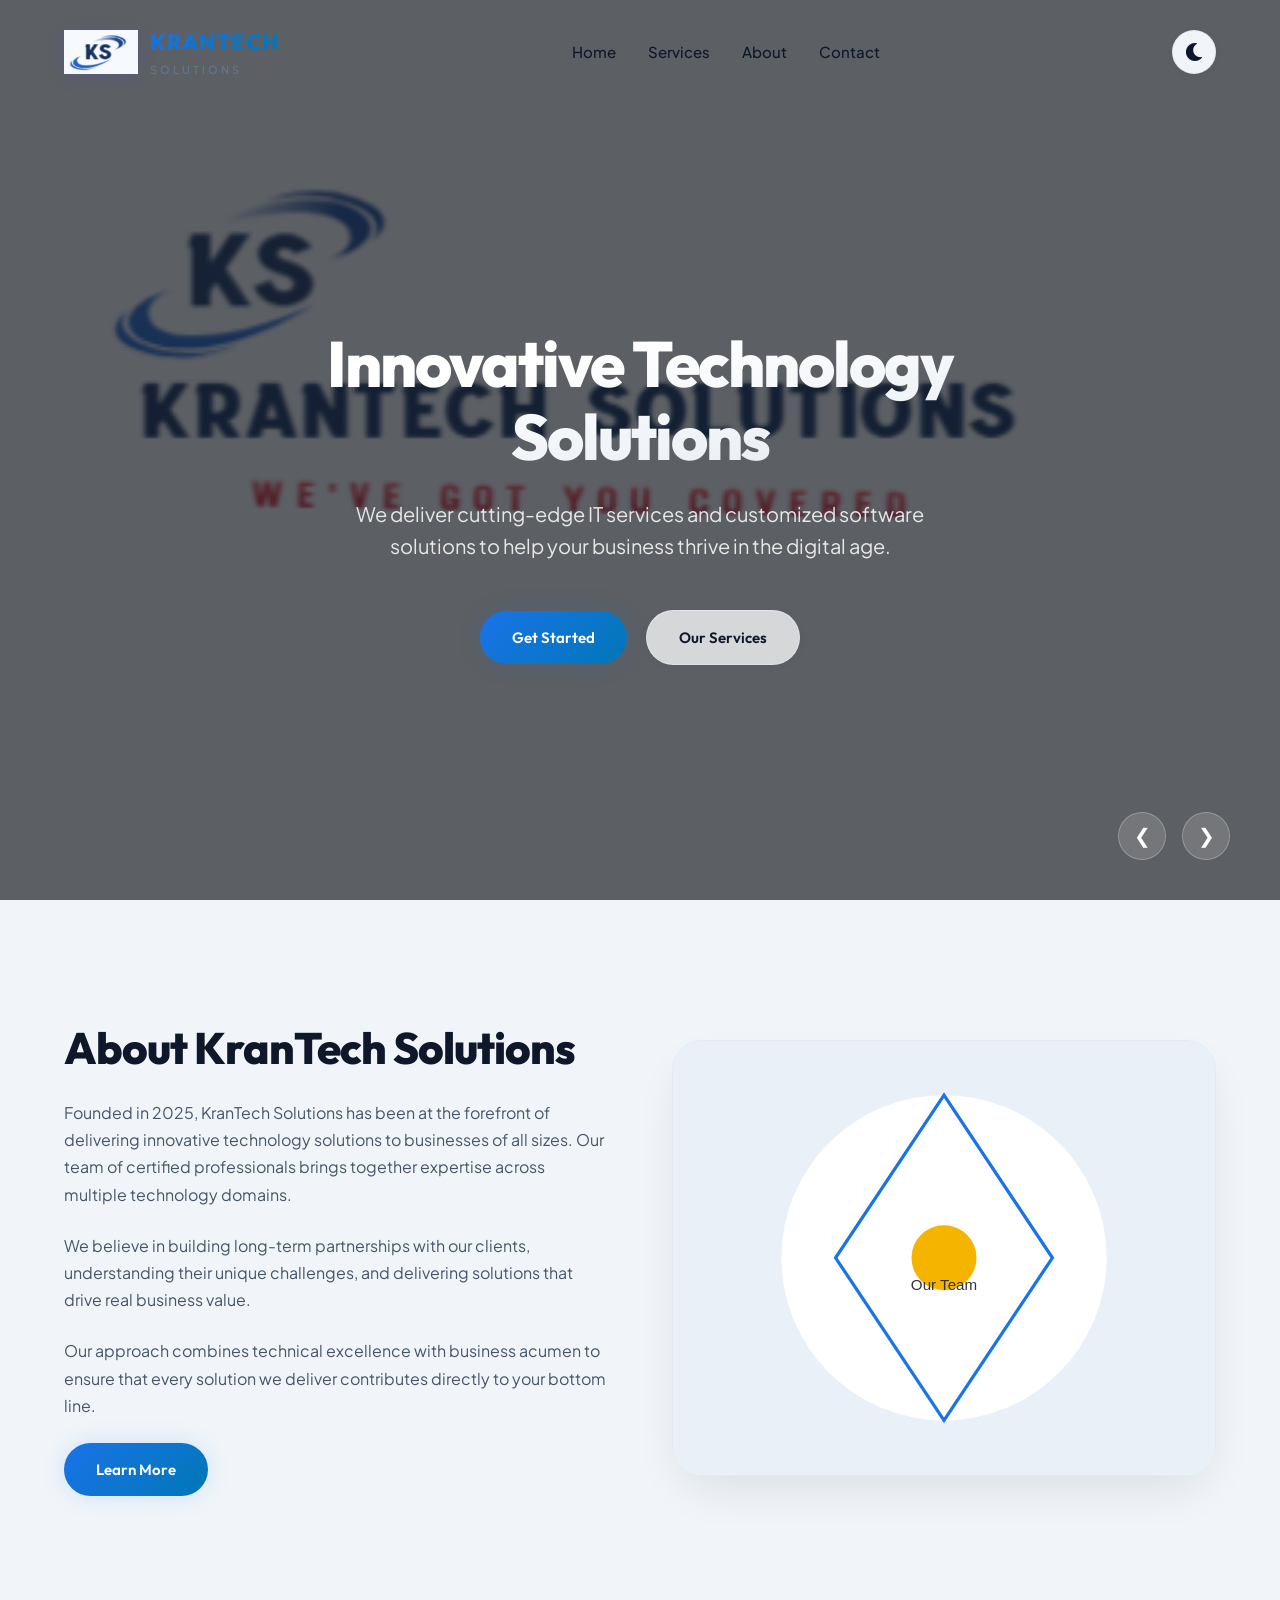
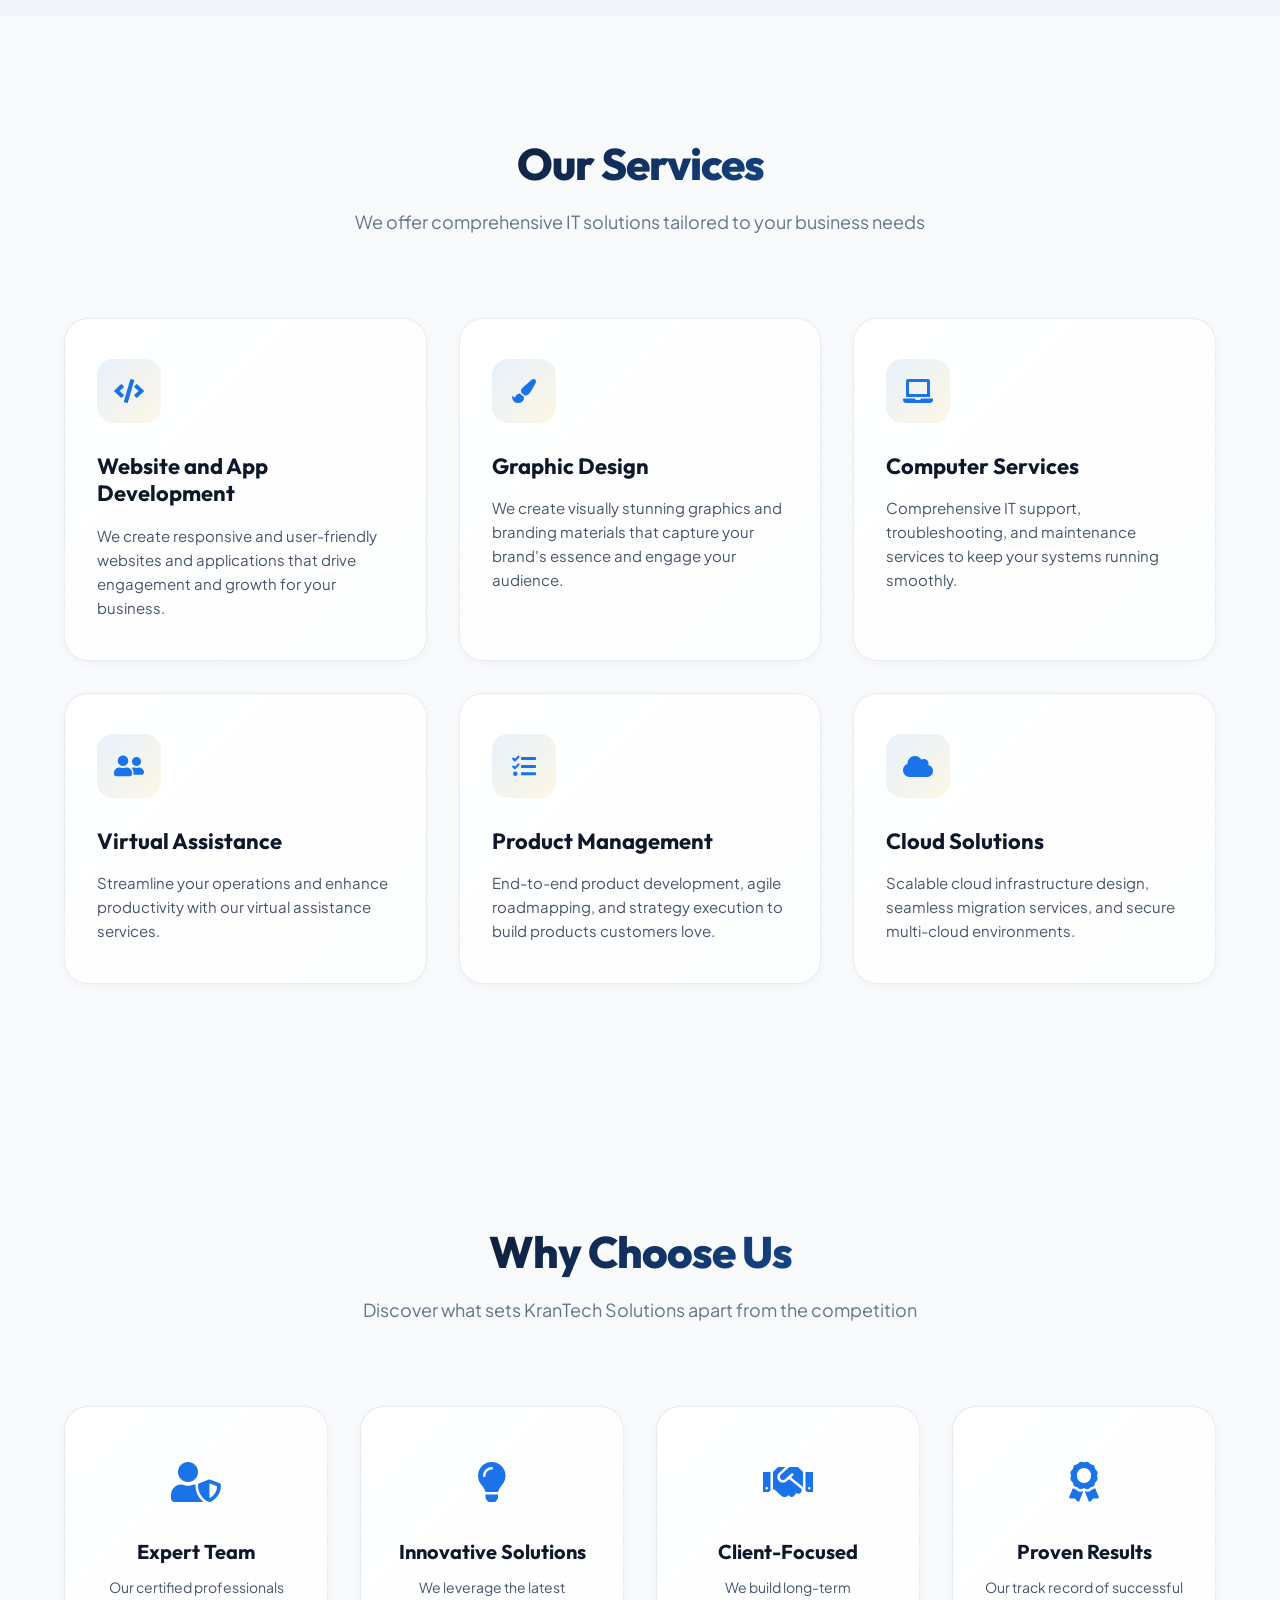
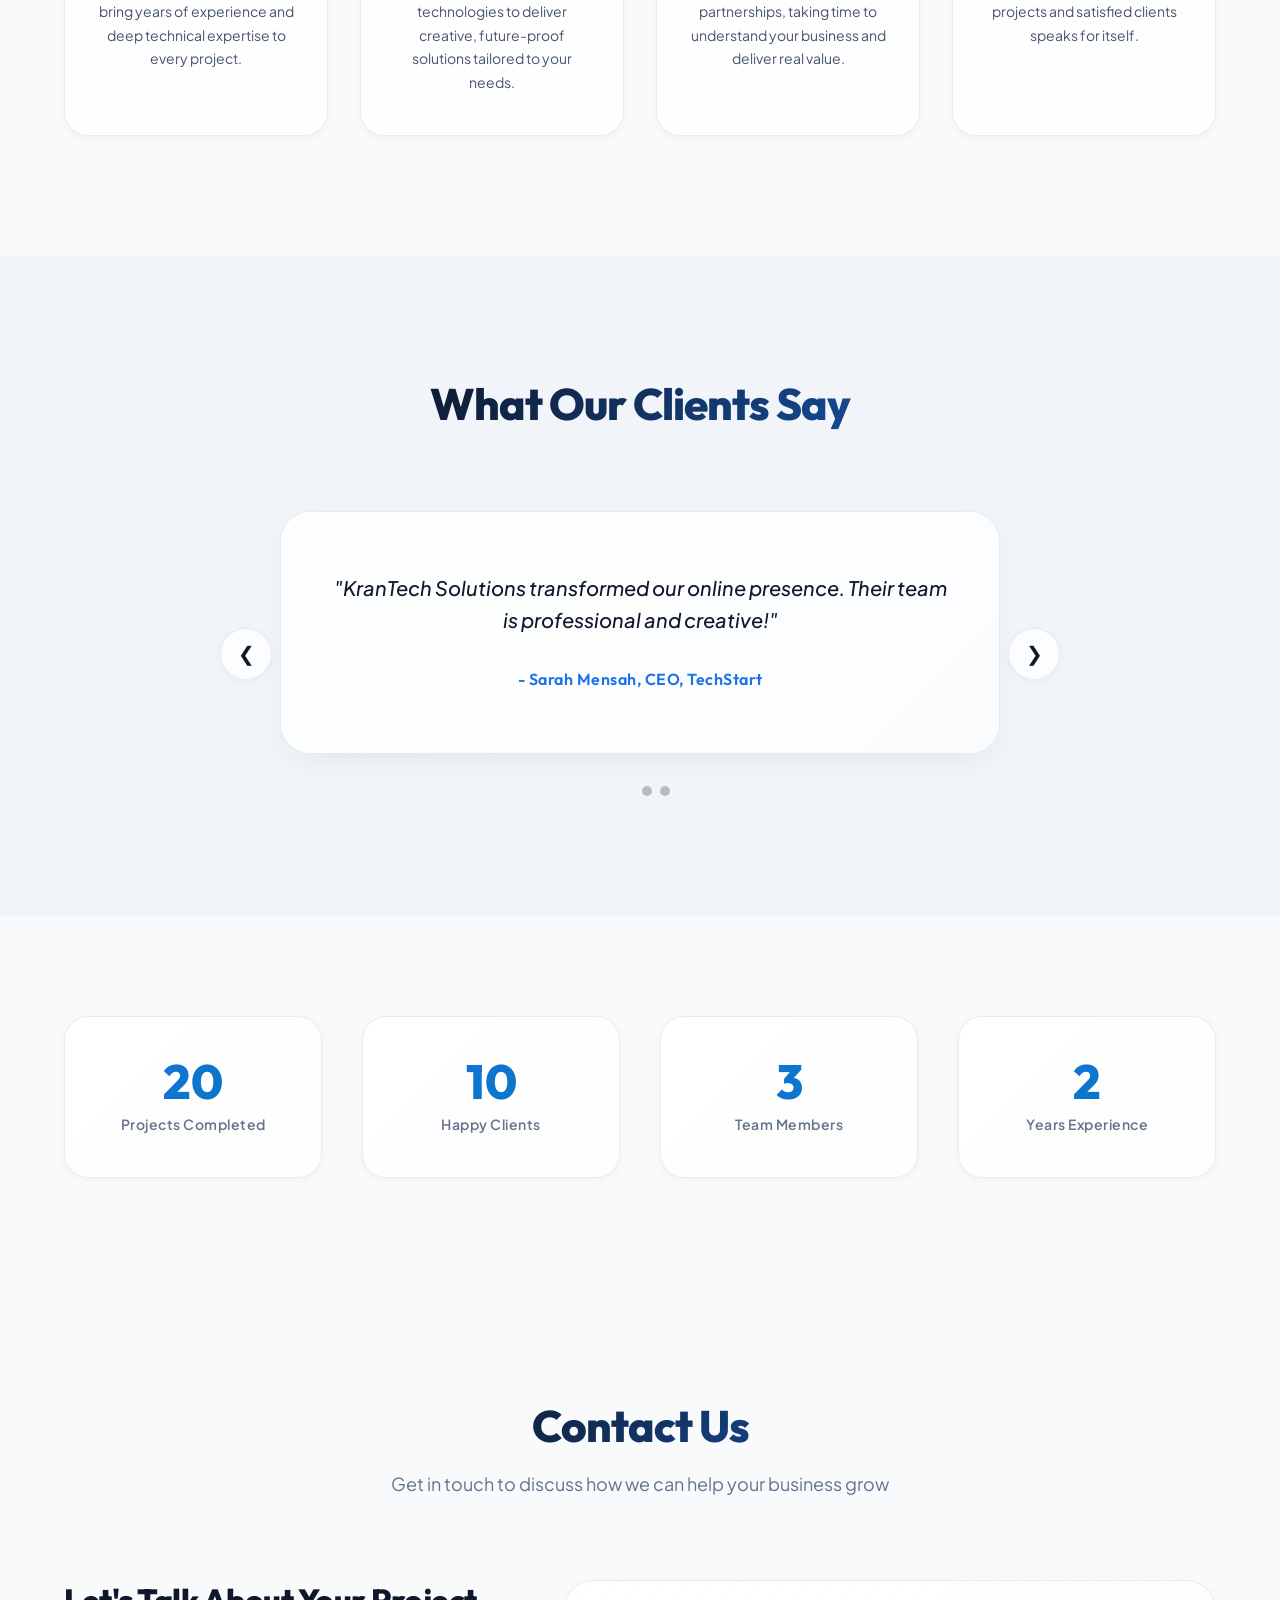
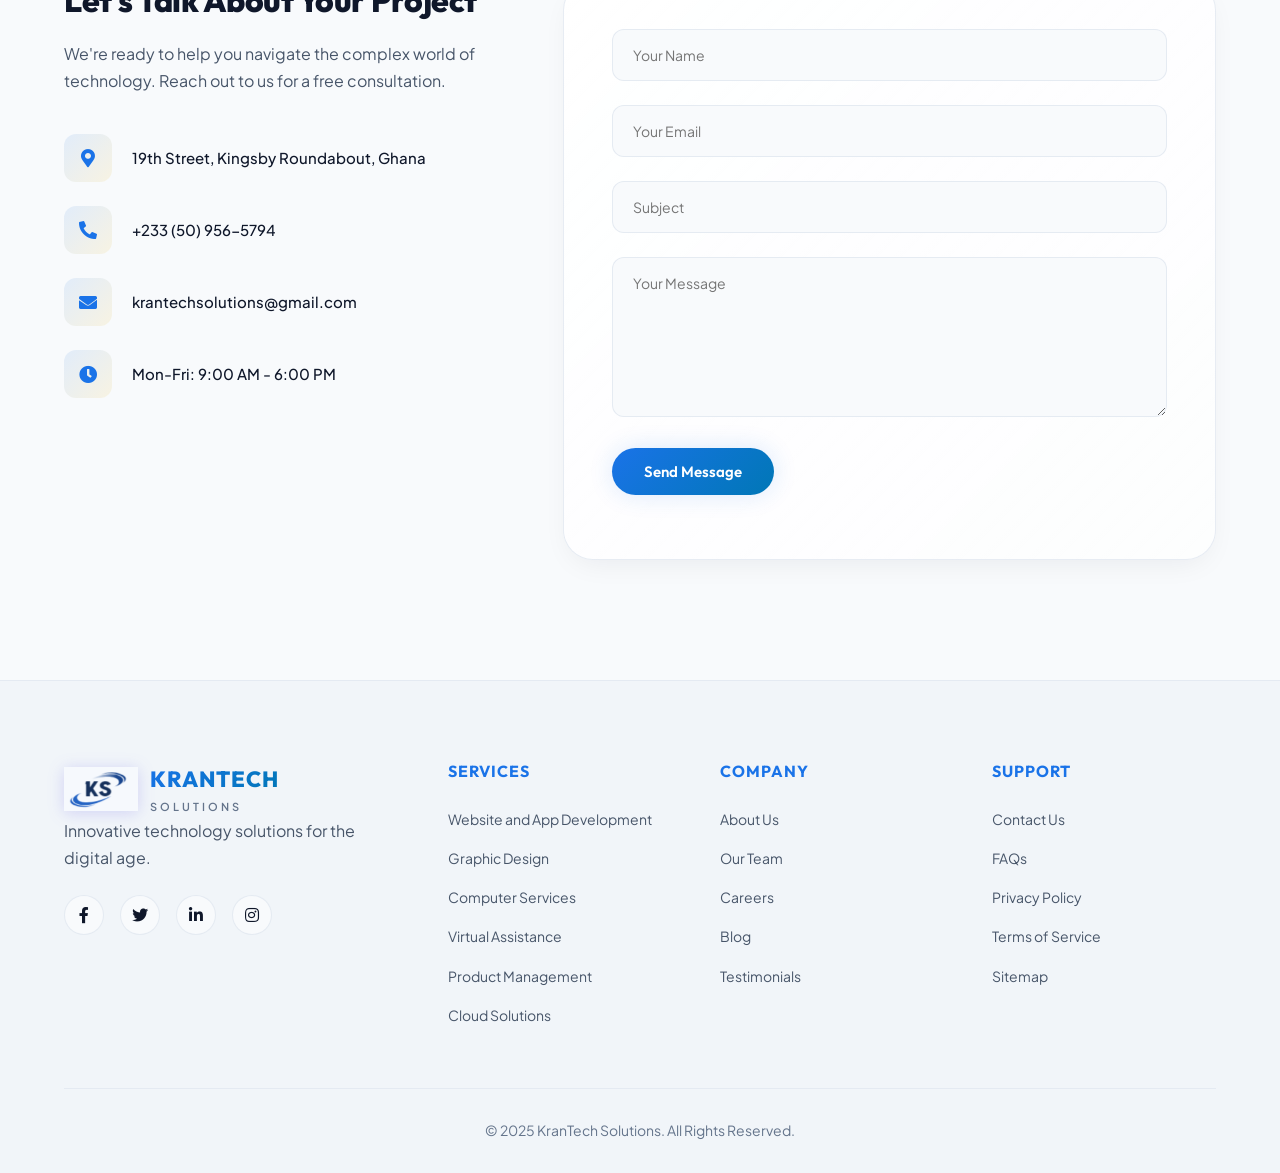
<file: index.html>
<!DOCTYPE html>
<html lang="en">
<head>
  <meta charset="UTF-8" />
  <meta name="viewport" content="width=device-width, initial-scale=1.0" />
  <title>KranTech Solutions - IT Services & Technology Consulting</title>

  <meta name="description" content="KranTech Solutions delivers top-tier, innovative IT support, custom website and app development, graphic design, and virtual assistance in Ghana." />
  <meta name="keywords" content="KranTech Solutions, IT Support Ghana, Web Developer Ghana, App Development, Graphic Design, Virtual Assistance Ghana, Tech Consulting" />
  <meta name="author" content="KranTech Solutions" />
  <!-- Open Graph / Facebook -->
  <meta property="og:type" content="website" />
  <meta property="og:title" content="KranTech Solutions - IT Services & Technology Consulting" />
  <meta property="og:description" content="Innovative tech solutions including website/app development, graphic design, IT services, and virtual assistance in Ghana." />
  <meta property="og:image" content="Assets/Img/Logo/krantech solution logo(half).png" />
  <!-- Twitter -->
  <meta property="twitter:card" content="summary_large_image" />
  <meta property="twitter:title" content="KranTech Solutions - IT Services & Technology Consulting" />
  <meta property="twitter:description" content="Innovative tech solutions including website/app development, graphic design, IT services, and virtual assistance in Ghana." />

  <!--Main CSS-->
  <link rel="stylesheet" href="Assets/css/index.css" />
  <!-- Font Awesome CDN for icons -->
  <link rel="stylesheet" href="https://cdnjs.cloudflare.com/ajax/libs/font-awesome/5.15.4/css/all.min.css" crossorigin="anonymous" referrerpolicy="no-referrer" />
 <!-- Favicon -->
  <link rel="apple-touch-icon" sizes="180x180" href="Assets/Img/Favicon/apple-touch-icon.png">
<link rel="icon" type="image/png" sizes="32x32" href="Assets/Img/Favicon/favicon-32x32.png">
<link rel="icon" type="image/png" sizes="16x16" href="Assets/Img/Favicon/favicon-16x16.png">
<link rel="manifest" href="/site.webmanifest"> 
</head>
<body>
  <header>
    <div class="container header-container">
      <div class="logo-container">
        <img src="Assets/Img/Logo/krantech solution logo(half).png" alt="KranTech Logo" class="logo-img" width="50" height="50" />
        <div class="logo-text">
          <span class="logo-title">KRANTECH</span>
          <span>SOLUTIONS</span>
        </div>
      </div>
      <nav id="nav">
        <ul>
          <li><a href="#home">Home</a></li>
          <li><a href="#services">Services</a></li>
          <li><a href="#about">About</a></li>
          <li><a href="#contact">Contact</a></li>
        </ul>
      </nav>
      <div class="mobile-menu" id="mobile-menu">
        <i class="fas fa-bars"></i>
      </div>
      <!-- Dark Mode Toggle Button -->
      <button id="darkModeToggle" aria-label="Toggle dark mode">
        <i class="fas fa-moon"></i>
      </button>
    </div>
  </header>

  <section class="hero" id="home">
    <div class="banner-slider-bg">
      <div class="banner-slider slider" id="banner-slider">
        <div class="banner active">
          <img class="img-fluid" src="Assets/Img/krantech solution logo.png" alt="KranTech Logo Banner" />
        </div>
        <div class="banner">
          <img class="img-fluid" src="Assets/Img/140555_adapted_landscape_2400x2400.jpg" alt="KranTech Logo Half Banner" />
        </div>
        <div class="banner">
          <img class="img-fluid" src="Assets/Img/VA banner 2.png" alt="KranTech Logo Half Banner" />
        </div>
        <div class="banner">
          <img class="img-fluid" src="Assets/Img/VA banner 3.png" alt="KranTech Logo Half Banner" />
        </div>
        <div class="banner">
          <img class="img-fluid" src="Assets/Img/Computer Service.png" alt="KranTech Logo Half Banner" />
        </div>
      </div>
      <div class="banner-controls">
        <button class="banner-prev" aria-label="Previous slide">&#10094;</button>
        <button class="banner-next" aria-label="Next slide">&#10095;</button>
      </div>
    </div>
    <div class="container hero-content">
      <h1>Innovative Technology Solutions</h1>
      <p>We deliver cutting-edge IT services and customized software solutions to help your business thrive in the digital age.</p>
      <a href="#contact" class="btn">Get Started</a>
      <a href="#services" class="btn btn-secondary">Our Services</a>
    </div>
  

  </section>



  <!-- About Section -->
  <section class="about" id="about">
    <div class="container">
      <div class="about-content">
        <div class="about-text">
          <h2>About KranTech Solutions</h2>
          <p>Founded in 2025, KranTech Solutions has been at the forefront of delivering innovative technology solutions to businesses of all sizes. Our team of certified professionals brings together expertise across multiple technology domains.</p>
          <p>We believe in building long-term partnerships with our clients, understanding their unique challenges, and delivering solutions that drive real business value.</p>
          <p>Our approach combines technical excellence with business acumen to ensure that every solution we deliver contributes directly to your bottom line.</p>
          <a href="AboutUs.html" class="btn">Learn More</a>
        </div>
        <div class="about-image">
          <svg width="100%" height="100%" viewBox="0 0 500 400" xmlns="http://www.w3.org/2000/svg">
            <rect width="100%" height="100%" fill="#e9f0f7" />
            <circle cx="250" cy="200" r="150" fill="white" />
            <path d="M250 50 L350 200 L250 350 L150 200 Z" fill="none" stroke="#1a73e8" stroke-width="3" />
            <circle cx="250" cy="200" r="30" fill="#f4b400" />
            <text x="250" y="230" font-family="Arial" font-size="14" text-anchor="middle" fill="#333">Our Team</text>
          </svg>
        </div>
      </div>
    </div>
  </section>
  
<!-- Services Section -->
  <section class="services" id="services">
    <div class="container">
      <div class="section-title">
        <h2>Our Services</h2>
        <p>We offer comprehensive IT solutions tailored to your business needs</p>
      </div>
      <div class="services-grid">
        <div class="service-card">
          <div class="service-icon"><i class="fas fa-code"></i></div>
          <div class="service-content">
            <h3><a href="Pages/Website and app.html" class="btn">Website and App Development</a></h3>
            <p>We create responsive and user-friendly websites and applications that drive engagement and growth for your business.</p>
          </div>
        </div>
        <div class="service-card">
          <div class="service-icon"><i class="fas fa-paint-brush"></i></div>
          <div class="service-content">
            <h3><a href="Pages/Graphic Design.html" class="btn">Graphic Design</a></h3>
            <p>We create visually stunning graphics and branding materials that capture your brand's essence and engage your audience.</p>
          </div>
        </div>
        <div class="service-card">
          <div class="service-icon"><i class="fas fa-laptop"></i></div>
          <div class="service-content">
            <h3><a href="Pages/Computer services.html" class="btn">Computer Services</a></h3>
            <p>Comprehensive IT support, troubleshooting, and maintenance services to keep your systems running smoothly.</p>
           
          </div>
        </div>
        <div class="service-card">
          <div class="service-icon"><i class="fas fa-user-friends"></i></div>
          <div class="service-content">
            <h3><a href="Pages/Virtual Assistance.html" class="btn">Virtual Assistance</a></h3>
            <p>Streamline your operations and enhance productivity with our virtual assistance services.</p>
          </div>
        </div>
        <div class="service-card">
          <div class="service-icon"><i class="fas fa-tasks"></i></div>
          <div class="service-content">
            <h3><a href="Pages/Product Management.html" class="btn">Product Management</a></h3>
            <p>End-to-end product development, agile roadmapping, and strategy execution to build products customers love.</p>
          </div>
        </div>
        <div class="service-card">
          <div class="service-icon"><i class="fas fa-cloud"></i></div>
          <div class="service-content">
            <h3><a href="Pages/Cloud Solutions.html" class="btn">Cloud Solutions</a></h3>
            <p>Scalable cloud infrastructure design, seamless migration services, and secure multi-cloud environments.</p>
          </div>
        </div>
      </div>
    </div>
  </section>

    <!-- Why Choose Us Section -->
  <section class="why-choose-us" id="why-choose-us">
    <div class="container">
      <div class="section-title">
        <h2>Why Choose Us</h2>
        <p>Discover what sets KranTech Solutions apart from the competition</p>
      </div>
      <div class="why-choose-grid">
        <div class="why-card">
          <div class="why-icon"><i class="fas fa-user-shield"></i></div>
          <h3>Expert Team</h3>
          <p>Our certified professionals bring years of experience and deep technical expertise to every project.</p>
        </div>
        <div class="why-card">
          <div class="why-icon"><i class="fas fa-lightbulb"></i></div>
          <h3>Innovative Solutions</h3>
          <p>We leverage the latest technologies to deliver creative, future-proof solutions tailored to your needs.</p>
        </div>
        <div class="why-card">
          <div class="why-icon"><i class="fas fa-handshake"></i></div>
          <h3>Client-Focused</h3>
          <p>We build long-term partnerships, taking time to understand your business and deliver real value.</p>
        </div>
        <div class="why-card">
          <div class="why-icon"><i class="fas fa-award"></i></div>
          <h3>Proven Results</h3>
          <p>Our track record of successful projects and satisfied clients speaks for itself.</p>
        </div>
      </div>
    </div>
  </section>


  <!-- Testimonials Section -->
<section class="testimonials-fluid">
  <div class="section-title">
    <h2>What Our Clients Say</h2>
  </div>
  <div class="testimonials-slider-wrapper">
    <div class="testimonials-slider">
      <div class="testimonial-slide active">
        <p>"KranTech Solutions transformed our online presence. Their team is professional and creative!"</p>
        <div>- Sarah Mensah, CEO, TechStart</div>
      </div>
      <div class="testimonial-slide">
        <p>"Excellent IT support and fast response times. Highly recommended for any business."</p>
        <div>- Daniel Owusu, Operations Manager</div>
      </div>
      <div class="testimonial-slide">
        <p>"Their graphic design team gave our brand a fresh, modern look. We love it!"</p>
        <div>- Linda Boateng, Marketing Lead</div>
      </div>
    </div>
    <button class="testimonial-prev" aria-label="Previous testimonial">&#10094;</button>
    <button class="testimonial-next" aria-label="Next testimonial">&#10095;</button>
    <div class="testimonial-indicators">
      <span class="testimonial-dot active"></span>
      <span class="testimonial-dot"></span>
      <span class="testimonial-dot"></span>
    </div>
  </div>
</section>

<!-- Animated Counters Section -->
<section class="counters">
  <div class="container" style="display:flex;justify-content:space-around;flex-wrap:wrap;gap:40px;">
    <div class="counter-box">
      <div class="counter" data-target="20">0</div>
      <div>Projects Completed</div>
    </div>
    <div class="counter-box">
      <div class="counter" data-target="10">0</div>
      <div>Happy Clients</div>
    </div>
    <div class="counter-box">
      <div class="counter" data-target="3">0</div>
      <div>Team Members</div>
    </div>
    <div class="counter-box">
      <div class="counter" data-target="2">0</div>
      <div>Years Experience</div>
    </div>
  </div>
</section>


  <section class="contact" id="contact">
    <div class="container">
      <div class="section-title">
        <h2>Contact Us</h2>
        <p>Get in touch to discuss how we can help your business grow</p>
      </div>
      <div class="contact-container">
        <div class="contact-info">
          <h3>Let's Talk About Your Project</h3>
          <p>We're ready to help you navigate the complex world of technology. Reach out to us for a free consultation.</p>
          <div class="contact-details">
            <div><i class="fas fa-map-marker-alt"></i> <span>19th Street, Kingsby Roundabout, Ghana</span></div>
            <div><i class="fas fa-phone-alt"></i> <span>+233 (50) 956-5794</span></div>
            <div><i class="fas fa-envelope"></i> <span>krantechsolutions@gmail.com</span></div>
            <div><i class="fas fa-clock"></i> <span>Mon-Fri: 9:00 AM - 6:00 PM</span></div>
          </div>
        </div>
        <div class="contact-form">
          <form>
            <input type="text" id="name" placeholder="Your Name" autocomplete="name" required />
            <input type="email" id="email" placeholder="Your Email" autocomplete="email" required />
            <input type="text" id="subject" placeholder="Subject" />
            <textarea id="message" placeholder="Your Message" required></textarea>
            <button type="submit" class="btn">Send Message</button>
            <div id="form-message"></div>
          </form>
        </div>
      </div>
    </div>
  </section>

  <footer>
    <div class="container">
      <div class="footer-container">
        <div class="footer-col">
          <div class="logo-container">
            <img src="Assets/Img/Logo/krantech solution logo(half).png" alt="KranTech Logo" class="logo-img" width="50" height="50" />
            <div class="logo-text">
              <span class="logo-title">KRANTECH</span>
              <span>SOLUTIONS</span>
            </div>
          </div>
          <p>Innovative technology solutions for the digital age.</p>
          <div class="social-links">
            <a href="#" aria-label="Facebook"><i class="fab fa-facebook-f"></i></a>
            <a href="#" aria-label="Twitter"><i class="fab fa-twitter"></i></a>
            <a href="#" aria-label="LinkedIn"><i class="fab fa-linkedin-in"></i></a>
            <a href="#" aria-label="Instagram"><i class="fab fa-instagram"></i></a>
          </div>
        </div>
        <div class="footer-col">
          <h3>Services</h3>
          <ul>
            <li><a href="Pages/Website and app.html">Website and App Development</a></li>
            <li><a href="Pages/Graphic Design.html">Graphic Design</a></li>
            <li><a href="Pages/Computer services.html">Computer Services</a></li>
            <li><a href="Pages/Virtual Assistance.html">Virtual Assistance</a></li>
            <li><a href="Pages/Product Management.html">Product Management</a></li>
            <li><a href="Pages/Cloud Solutions.html">Cloud Solutions</a></li>
          </ul>
        </div>
        <div class="footer-col">
          <h3>Company</h3>
          <ul>
            <li><a href="AboutUs.html">About Us</a></li>
            <li><a href="AboutUs.html">Our Team</a></li>
            <li><a href="#">Careers</a></li>
            <li><a href="#">Blog</a></li>
            <li><a href="#">Testimonials</a></li>
          </ul>
        </div>
        <div class="footer-col">
          <h3>Support</h3>
          <ul>
            <li><a href="#contact">Contact Us</a></li>
            <li><a href="#">FAQs</a></li>
            <li><a href="#">Privacy Policy</a></li>
            <li><a href="#">Terms of Service</a></li>
            <li><a href="#">Sitemap</a></li>
          </ul>
        </div>
      </div>
      <div class="copyright">
        <p>&copy; 2025 KranTech Solutions. All Rights Reserved.</p>
      </div>
    </div>
  </footer>


<!-- Back to Top Button -->
<button id="backToTop" aria-label="Back to top">&#8679;</button>

<!-- Scripts -->
<script src="Assets/js/index.js"></script>


</body>
</html>
</file>
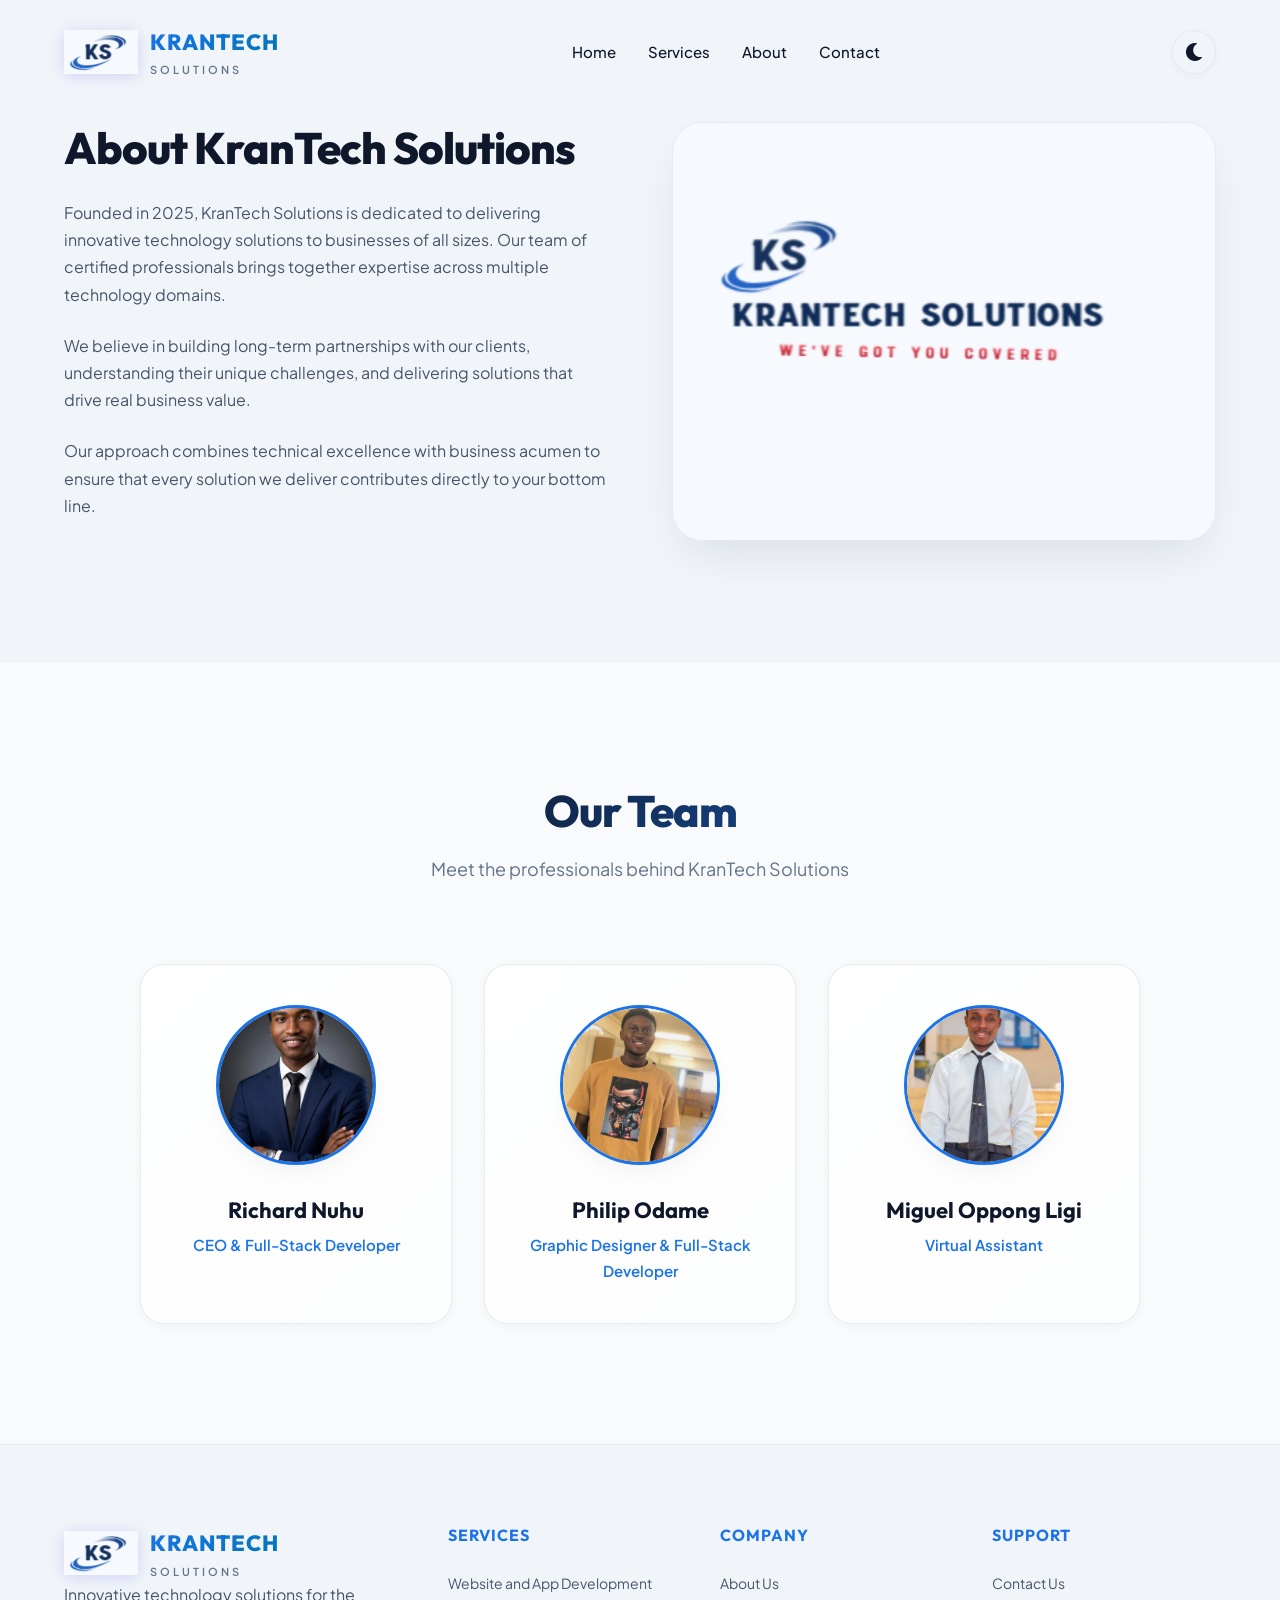
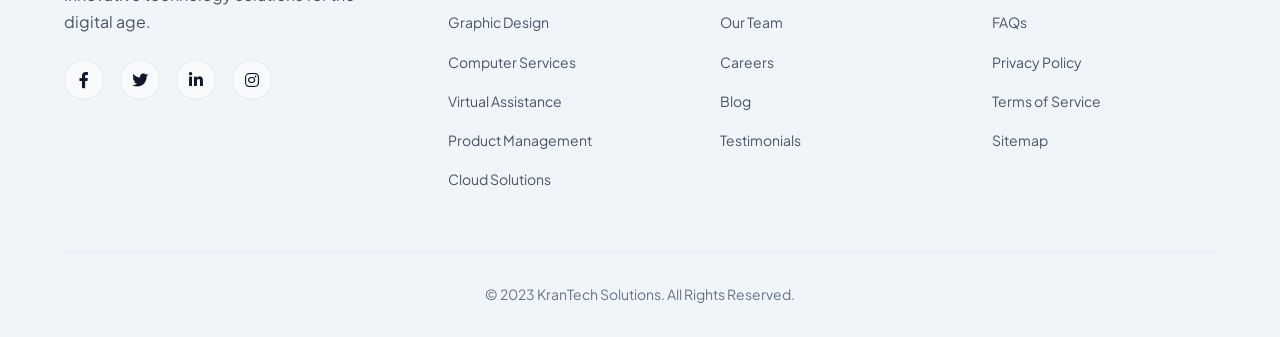
<file: AboutUs.html>
<!DOCTYPE html>
<html lang="en">
<head>
  <meta charset="UTF-8" />
  <meta name="viewport" content="width=device-width, initial-scale=1.0" />
  <title>About Us | KranTech Solutions</title>
  <script>
    // Ensure dark mode is applied before CSS loads to prevent FOUC
    if (localStorage.getItem('krantech-dark-mode') === 'true') {
      document.documentElement.classList.add('dark-mode');
      try {
        document.body.classList.add('dark-mode');
      } catch(e) {}
    }
  </script>
  <meta name="description" content="Learn about KranTech Solutions. Founded in 2025, our team of certified professionals delivers state-of-the-art IT services and technologies in Ghana." />
  <meta name="keywords" content="About KranTech, IT Consulting Ghana, Technology Solutions, Software Developers Ghana" />
  <link rel="stylesheet" href="Assets/css/index.css" />
  <!-- Font Awesome CDN for icons -->
  <link rel="stylesheet" href="https://cdnjs.cloudflare.com/ajax/libs/font-awesome/5.15.4/css/all.min.css" crossorigin="anonymous" referrerpolicy="no-referrer" />
  <!-- Favicon -->
  <link rel="apple-touch-icon" sizes="180x180" href="Assets/Img/Favicon/apple-touch-icon.png">
  <link rel="icon" type="image/png" sizes="32x32" href="Assets/Img/Favicon/favicon-32x32.png">
  <link rel="icon" type="image/png" sizes="16x16" href="Assets/Img/Favicon/favicon-16x16.png">
  <link rel="manifest" href="/site.webmanifest"> 
</head>
<body>
  <header>
    <div class="container header-container">
      <div class="logo-container">
        <img src="Assets/Img/Logo/krantech solution logo(half).png" alt="KranTech Logo" class="logo-img" width="50" height="50" />
        <div class="logo-text">
          <span class="logo-title">KRANTECH</span>
          <span>SOLUTIONS</span>
        </div>
      </div>
      <nav id="nav">
        <ul>
          <li><a href="index.html">Home</a></li>
          <li><a href="index.html#services">Services</a></li>
          <li><a href="AboutUs.html">About</a></li>
          <li><a href="index.html#contact">Contact</a></li>
        </ul>
      </nav>
      <div class="mobile-menu" id="mobile-menu">
        <i class="fas fa-bars"></i>
      </div>
      <!-- Dark Mode Toggle Button -->
      <button id="darkModeToggle" aria-label="Toggle dark mode">
        <i class="fas fa-moon"></i>
      </button>
    </div>
  </header>
  <section class="about" id="about">
    <div class="container">
      <div class="about-content">
        <div class="about-text">
          <h2>About KranTech Solutions</h2>
          <p>Founded in 2025, KranTech Solutions is dedicated to delivering innovative technology solutions to businesses of all sizes. Our team of certified professionals brings together expertise across multiple technology domains.</p>
          <p>We believe in building long-term partnerships with our clients, understanding their unique challenges, and delivering solutions that drive real business value.</p>
          <p>Our approach combines technical excellence with business acumen to ensure that every solution we deliver contributes directly to your bottom line.</p>
        </div>
         <div class="about-image">
          <img src="Assets/Img/krantech solution logo.png" alt="KranTech Solutions" />
        </div>
      </div>
    </div>
  </section>

  <!-- Our Team Section -->
  <section class="our-team" id="our-team">
    <div class="container">
      <div class="section-title">
        <h2>Our Team</h2>
        <p>Meet the professionals behind KranTech Solutions</p>
      </div>
      <div class="team-grid">
        <div class="team-member">
          <img src="Assets/Img/Our Team/kuranchie.jpg" alt="Richard Nuhu" />
          <h3>Richard Nuhu</h3>
          <p>CEO & Full-Stack Developer</p>
        </div>
        <div class="team-member">
          <img src="Assets/Img/Our Team/Paa Kwesi.jpg" alt="Philip Odame" />
          <h3>Philip Odame</h3>
          <p>Graphic Designer & Full-Stack Developer</p>
        </div>
        <div class="team-member">
          <img src="Assets/Img/Our Team/Miguel.jpg" alt="Miguel Oppong Ligi" />
          <h3>Miguel Oppong Ligi</h3>
          <p>Virtual Assistant</p>
        </div>
      </div>
    </div>
  </section>
  <footer>
    <div class="container">
      <div class="footer-container">
        <div class="footer-col">
          <div class="logo-container">
            <img src="Assets/Img/Logo/krantech solution logo(half).png" alt="KranTech Logo" class="logo-img" width="50" height="50" />
            <div class="logo-text">
              <span class="logo-title">KRANTECH</span>
              <span>SOLUTIONS</span>
            </div>
          </div>
          <p>Innovative technology solutions for the digital age.</p>
          <div class="social-links">
            <a href="#" aria-label="Facebook"><i class="fab fa-facebook-f"></i></a>
            <a href="#" aria-label="Twitter"><i class="fab fa-twitter"></i></a>
            <a href="#" aria-label="LinkedIn"><i class="fab fa-linkedin-in"></i></a>
            <a href="#" aria-label="Instagram"><i class="fab fa-instagram"></i></a>
          </div>
        </div>
        <div class="footer-col">
          <h3>Services</h3>
          <ul>
            <li><a href="Pages/Website and app.html">Website and App Development</a></li>
            <li><a href="Pages/Graphic Design.html">Graphic Design</a></li>
            <li><a href="Pages/Computer services.html">Computer Services</a></li>
            <li><a href="Pages/Virtual Assistance.html">Virtual Assistance</a></li>
            <li><a href="Pages/Product Management.html">Product Management</a></li>
            <li><a href="Pages/Cloud Solutions.html">Cloud Solutions</a></li>
          </ul>
        </div>
        <div class="footer-col">
          <h3>Company</h3>
          <ul>
            <li><a href="AboutUs.html">About Us</a></li>
            <li><a href="AboutUs.html">Our Team</a></li>
            <li><a href="#">Careers</a></li>
            <li><a href="#">Blog</a></li>
            <li><a href="#">Testimonials</a></li>
          </ul>
        </div>
        <div class="footer-col">
          <h3>Support</h3>
          <ul>
            <li><a href="#contact">Contact Us</a></li>
            <li><a href="#">FAQs</a></li>
            <li><a href="#">Privacy Policy</a></li>
            <li><a href="#">Terms of Service</a></li>
            <li><a href="#">Sitemap</a></li>
          </ul>
        </div>
      </div>
      <div class="copyright">
        <p>&copy; 2023 KranTech Solutions. All Rights Reserved.</p>
      </div>
    </div>
  </footer>
  <!-- Back to Top Button -->
  <button id="backToTop" aria-label="Back to top">&#8679;</button>
  <script>
    // Back to Top Button logic
    const backToTop = document.getElementById('backToTop');
    window.addEventListener('scroll', function() {
      if (window.scrollY > 300) {
        backToTop.style.display = 'block';
      } else {
        backToTop.style.display = 'none';
      }
    });
    backToTop.addEventListener('click', function() {
      window.scrollTo({ top: 0, behavior: 'smooth' });
    });
  </script>
  <script src="Assets/js/index.js"></script>
</body>
</html>
</file>
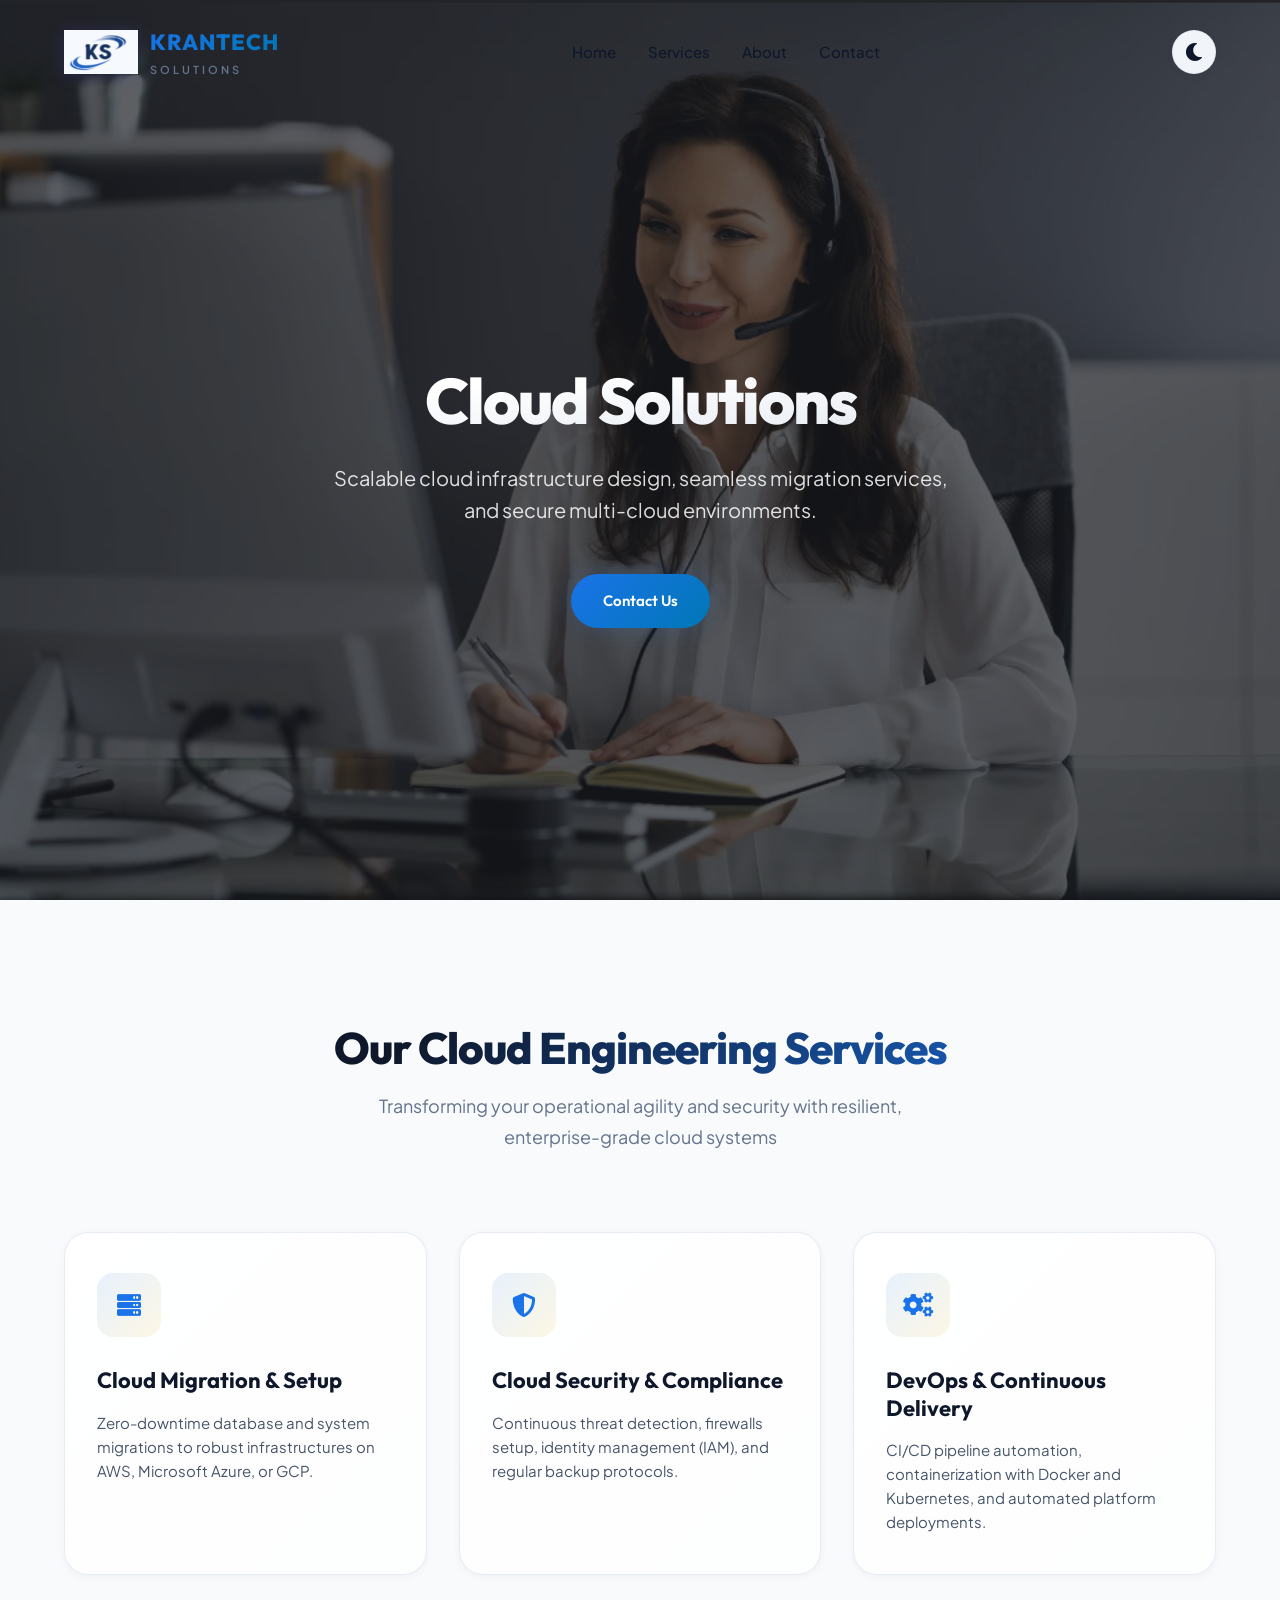
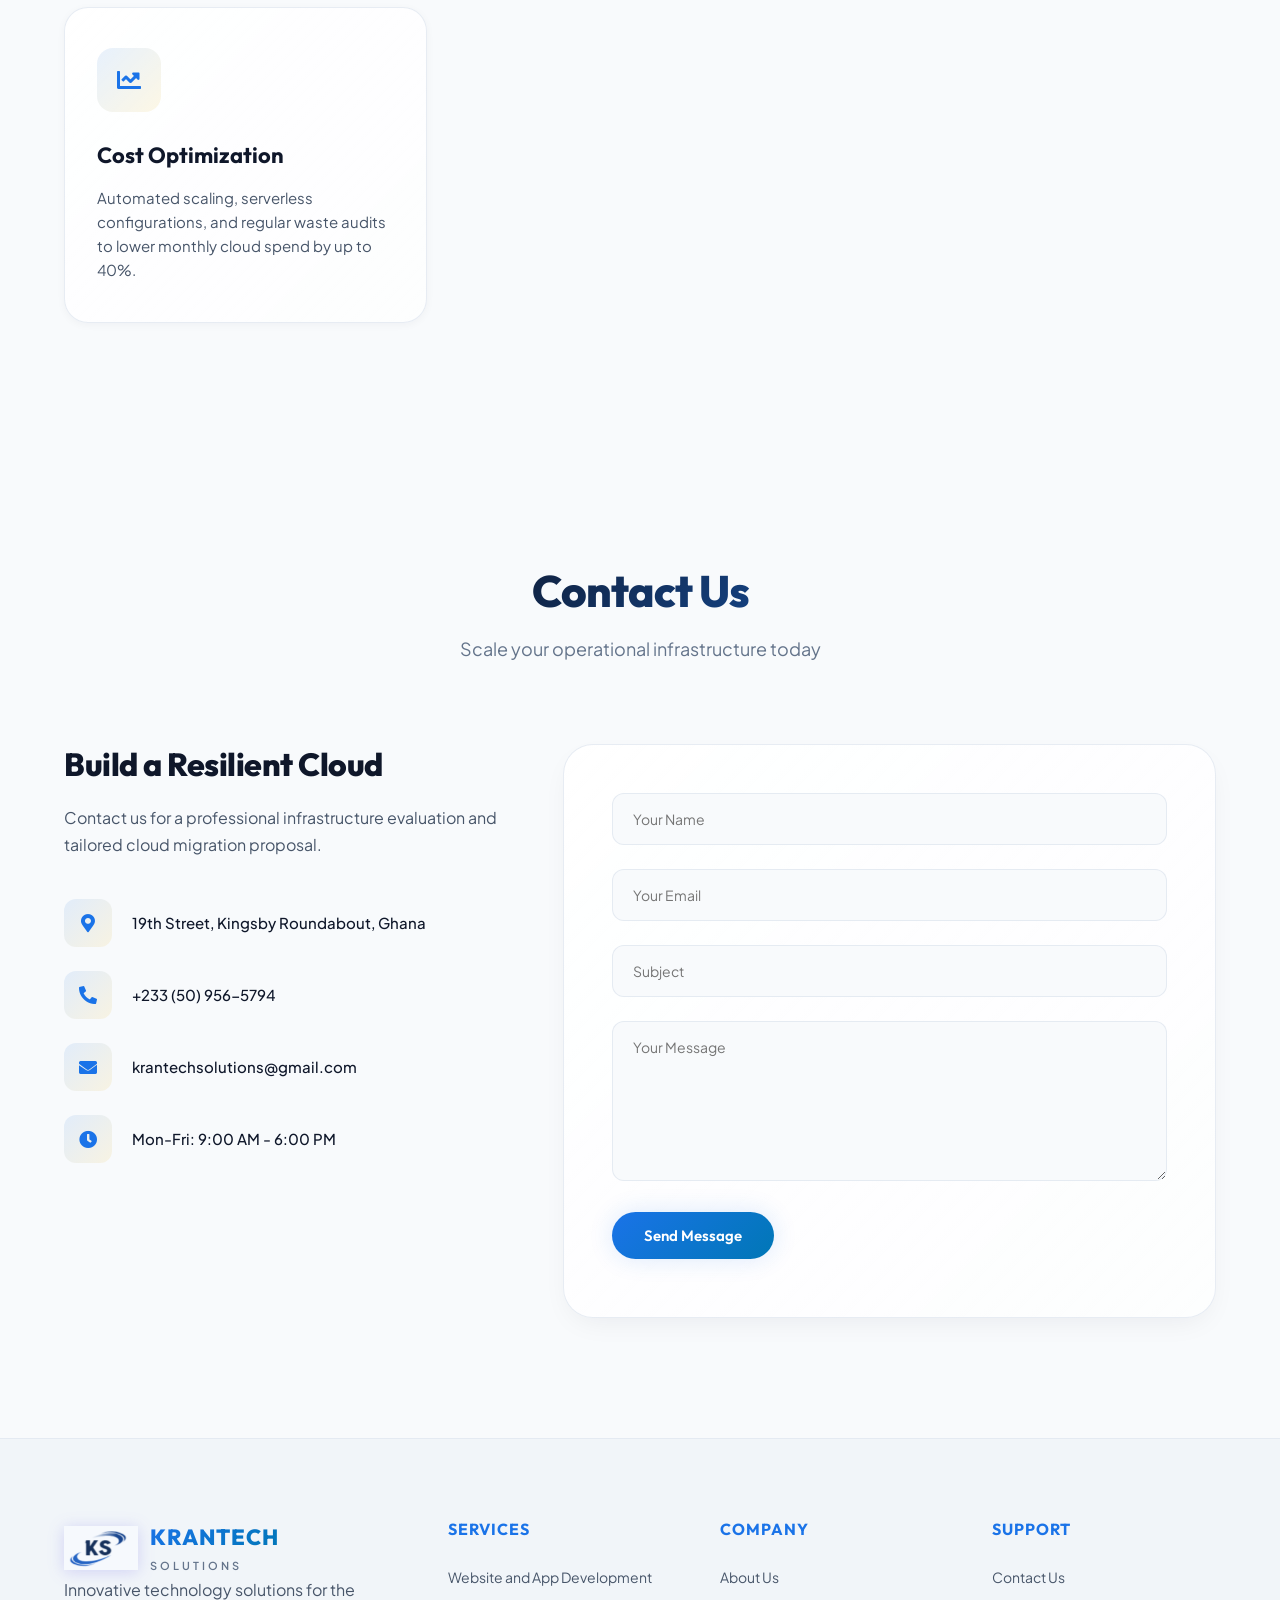
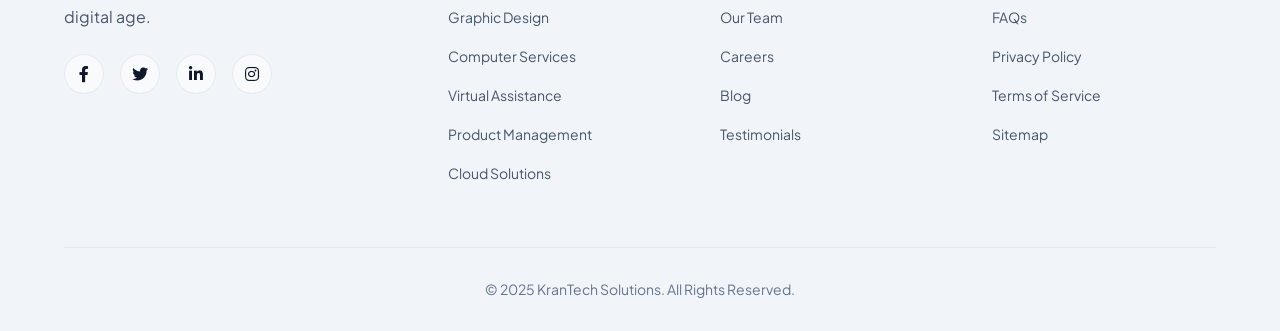
<file: Pages/Cloud Solutions.html>
<!DOCTYPE html>
<html lang="en">

<head>
	<meta charset="UTF-8" />
	<meta name="viewport" content="width=device-width, initial-scale=1.0" />
	<title>Cloud Solutions | KranTech Solutions</title>
	<meta name="description" content="Secure, scalable, and high-performance Cloud Solutions from KranTech Solutions. We specialize in cloud migration, server architecture, devops, and serverless hosting." />
	<meta name="keywords" content="Cloud migration Ghana, serverless architecture, AWS, Azure, Google Cloud, DevOps, server security" />
	<link rel="stylesheet" href="../Assets/css/index.css" />
	<link rel="stylesheet" href="https://cdnjs.cloudflare.com/ajax/libs/font-awesome/5.15.4/css/all.min.css" crossorigin="anonymous" referrerpolicy="no-referrer" />
	<link rel="apple-touch-icon" sizes="180x180" href="../Assets/Img/Favicon/apple-touch-icon.png">
	<link rel="icon" type="image/png" sizes="32x32" href="../Assets/Img/Favicon/favicon-32x32.png">
	<link rel="icon" type="image/png" sizes="16x16" href="../Assets/Img/Favicon/favicon-16x16.png">
	<link rel="manifest" href="/site.webmanifest"> 
	<style>
		#form-message {
			margin-top: 10px;
		}
	</style>
</head>
<body>
	<header>
		<div class="container header-container">
			<div class="logo-container">
				<img src="../Assets/Img/Logo/krantech solution logo(half).png" alt="KranTech Logo" class="logo-img" width="50" height="50" />
				<div class="logo-text">
					<span class="logo-title">KRANTECH</span>
					<span>SOLUTIONS</span>
				</div>
			</div>
			<nav id="nav">
				<ul>
					<li><a href="../index.html">Home</a></li>
					<li><a href="../index.html#services">Services</a></li>
					<li><a href="../AboutUs.html">About</a></li>
					<li><a href="../index.html#contact">Contact</a></li>
				</ul>
			</nav>
			<div class="mobile-menu" id="mobile-menu">
				<i class="fas fa-bars"></i>
			</div>
			<button id="darkModeToggle" aria-label="Toggle dark mode">
				<i class="fas fa-moon"></i>
			</button>
		</div>
	</header>

	<section class="hero" id="home">
		<div class="banner-slider-bg">
			<div class="banner-slider slider" id="banner-slider">
				<div class="banner active">
					<img class="img-fluid" src="../Assets/Img/VA banner 3.png" alt="Cloud Solutions Banner" />
				</div>
			</div>
		</div>
		<div class="container hero-content">
			<h1>Cloud Solutions</h1>
			<p>Scalable cloud infrastructure design, seamless migration services, and secure multi-cloud environments.</p>
			<a href="#contact" class="btn">Contact Us</a>
		</div>
	</section>

	<section class="services" id="services">
		<div class="container">
			<div class="section-title">
				<h2>Our Cloud Engineering Services</h2>
				<p>Transforming your operational agility and security with resilient, enterprise-grade cloud systems</p>
			</div>
			<div class="services-grid">
				<div class="service-card">
					<div class="service-icon"><i class="fas fa-server"></i></div>
					<div class="service-content">
						<h3>Cloud Migration & Setup</h3>
						<p>Zero-downtime database and system migrations to robust infrastructures on AWS, Microsoft Azure, or GCP.</p>
					</div>
				</div>
				<div class="service-card">
					<div class="service-icon"><i class="fas fa-shield-alt"></i></div>
					<div class="service-content">
						<h3>Cloud Security & Compliance</h3>
						<p>Continuous threat detection, firewalls setup, identity management (IAM), and regular backup protocols.</p>
					</div>
				</div>
				<div class="service-card">
					<div class="service-icon"><i class="fas fa-cogs"></i></div>
					<div class="service-content">
						<h3>DevOps & Continuous Delivery</h3>
						<p>CI/CD pipeline automation, containerization with Docker and Kubernetes, and automated platform deployments.</p>
					</div>
				</div>
				<div class="service-card">
					<div class="service-icon"><i class="fas fa-chart-line"></i></div>
					<div class="service-content">
						<h3>Cost Optimization</h3>
						<p>Automated scaling, serverless configurations, and regular waste audits to lower monthly cloud spend by up to 40%.</p>
					</div>
				</div>
			</div>
		</div>
	</section>

	<section class="contact" id="contact">
		<div class="container">
			<div class="section-title">
				<h2>Contact Us</h2>
				<p>Scale your operational infrastructure today</p>
			</div>
			<div class="contact-container">
				<div class="contact-info">
					<h3>Build a Resilient Cloud</h3>
					<p>Contact us for a professional infrastructure evaluation and tailored cloud migration proposal.</p>
					<div class="contact-details">
						<div><i class="fas fa-map-marker-alt"></i> <span>19th Street, Kingsby Roundabout, Ghana</span></div>
						<div><i class="fas fa-phone-alt"></i> <span>+233 (50) 956-5794</span></div>
						<div><i class="fas fa-envelope"></i> <span>krantechsolutions@gmail.com</span></div>
						<div><i class="fas fa-clock"></i> <span>Mon-Fri: 9:00 AM - 6:00 PM</span></div>
					</div>
				</div>
				<div class="contact-form">
					<form>
						<input type="text" id="name" placeholder="Your Name" autocomplete="name" required />
						<input type="email" id="email" placeholder="Your Email" autocomplete="email" required />
						<input type="text" id="subject" placeholder="Subject" />
						<textarea id="message" placeholder="Your Message" required></textarea>
						<button type="submit" class="btn">Send Message</button>
						<div id="form-message"></div>
					</form>
				</div>
			</div>
		</div>
	</section>

	<footer>
		<div class="container">
			<div class="footer-container">
				<div class="footer-col">
					<div class="logo-container">
						<img src="../Assets/Img/Logo/krantech solution logo(half).png" alt="KranTech Logo" class="logo-img" width="50" height="50" />
						<div class="logo-text">
							<span class="logo-title">KRANTECH</span>
							<span>SOLUTIONS</span>
						</div>
					</div>
					<p>Innovative technology solutions for the digital age.</p>
					<div class="social-links">
						<a href="#" aria-label="Facebook"><i class="fab fa-facebook-f"></i></a>
						<a href="#" aria-label="Twitter"><i class="fab fa-twitter"></i></a>
						<a href="#" aria-label="LinkedIn"><i class="fab fa-linkedin-in"></i></a>
						<a href="#" aria-label="Instagram"><i class="fab fa-instagram"></i></a>
					</div>
				</div>
				<div class="footer-col">
					<h3>Services</h3>
					<ul>
						<li><a href="Website and app.html">Website and App Development</a></li>
						<li><a href="Graphic Design.html">Graphic Design</a></li>
						<li><a href="Computer services.html">Computer Services</a></li>
						<li><a href="Virtual Assistance.html">Virtual Assistance</a></li>
						<li><a href="Product Management.html">Product Management</a></li>
						<li><a href="Cloud Solutions.html">Cloud Solutions</a></li>
					</ul>
				</div>
				<div class="footer-col">
					<h3>Company</h3>
					<ul>
						<li><a href="../AboutUs.html">About Us</a></li>
						<li><a href="../AboutUs.html">Our Team</a></li>
						<li><a href="#">Careers</a></li>
						<li><a href="#">Blog</a></li>
						<li><a href="#">Testimonials</a></li>
					</ul>
				</div>
				<div class="footer-col">
					<h3>Support</h3>
					<ul>
						<li><a href="#contact">Contact Us</a></li>
						<li><a href="#">FAQs</a></li>
						<li><a href="#">Privacy Policy</a></li>
						<li><a href="#">Terms of Service</a></li>
						<li><a href="#">Sitemap</a></li>
					</ul>
				</div>
			</div>
			<div class="copyright">
				<p>&copy; 2025 KranTech Solutions. All Rights Reserved.</p>
			</div>
		</div>
	</footer>

	<button id="backToTop" aria-label="Back to top">&#8679;</button>
	<script>
		const backToTop = document.getElementById('backToTop');
		window.addEventListener('scroll', function() {
			if (window.scrollY > 300) {
				backToTop.style.display = 'block';
			} else {
				backToTop.style.display = 'none';
			}
		});
		backToTop.addEventListener('click', function() {
			window.scrollTo({ top: 0, behavior: 'smooth' });
		});
	</script>
	<script src="../Assets/js/index.js"></script>
</body>
</html>
</file>
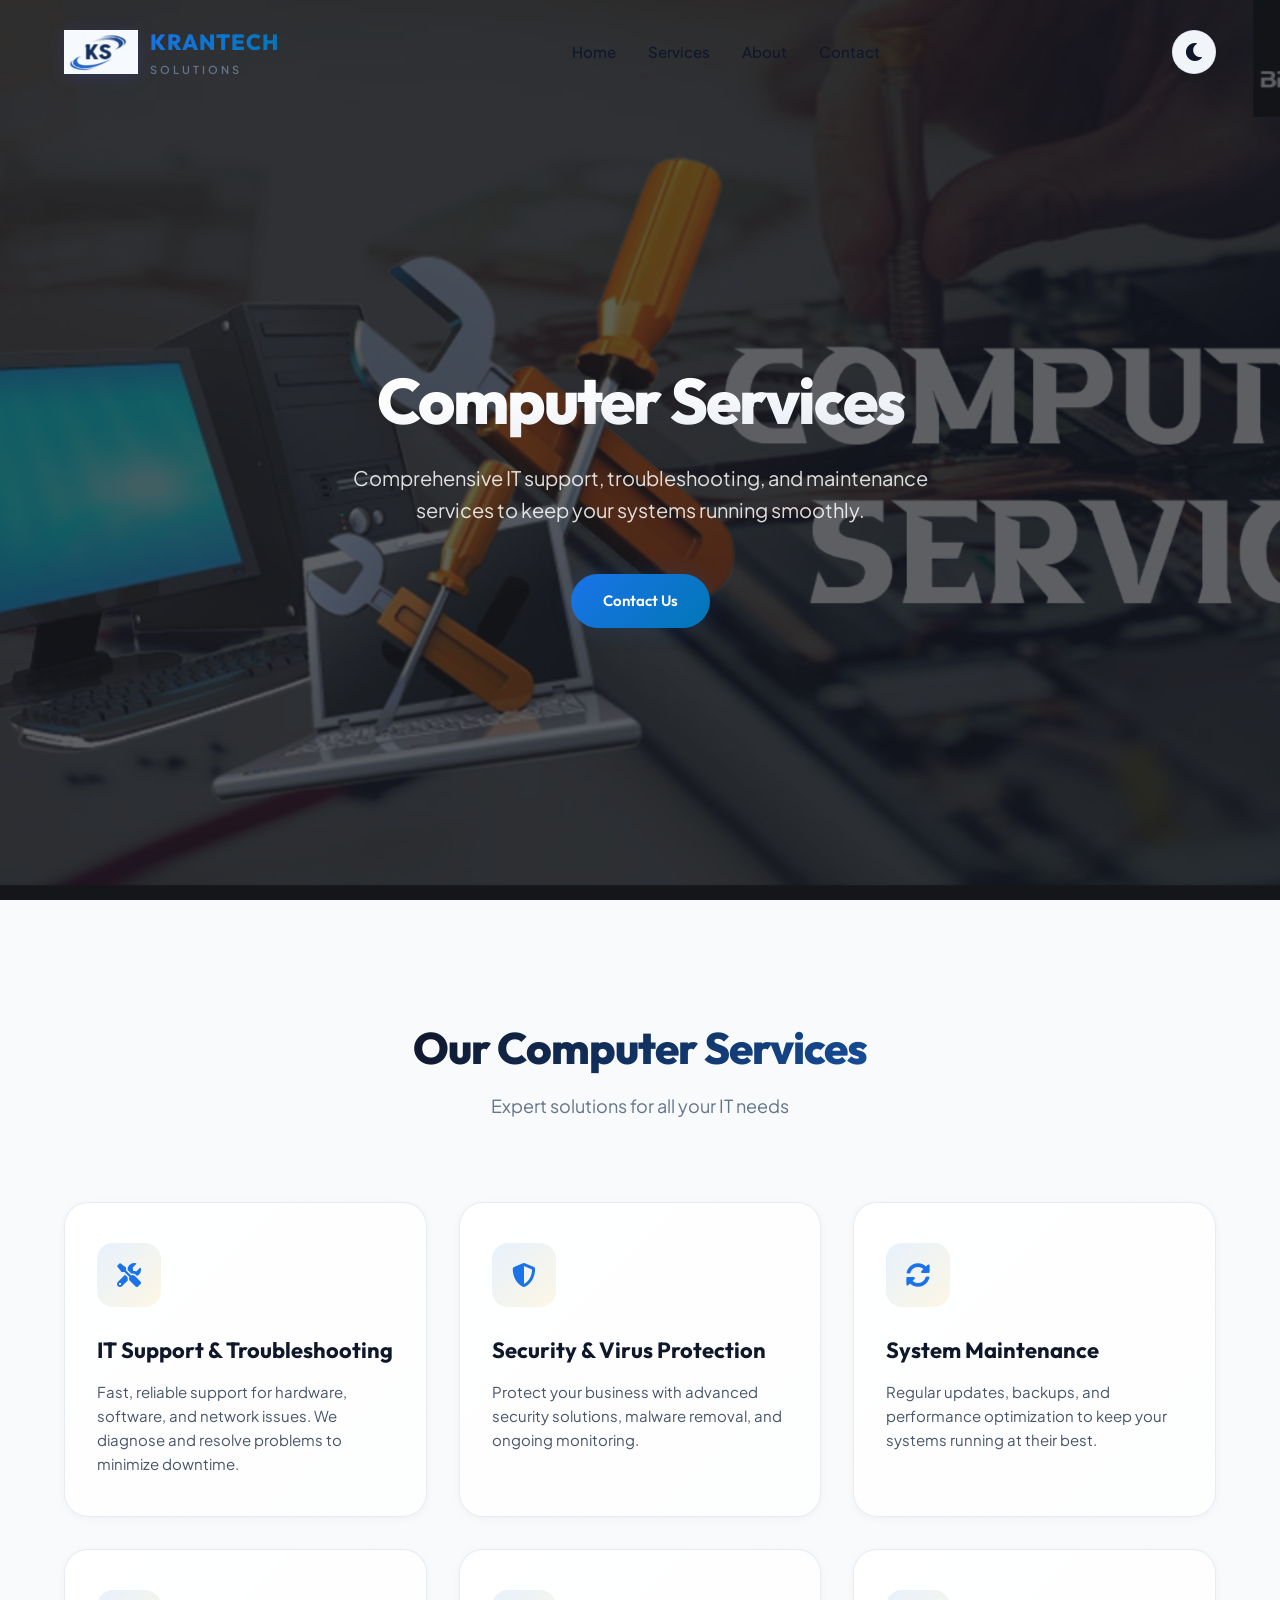
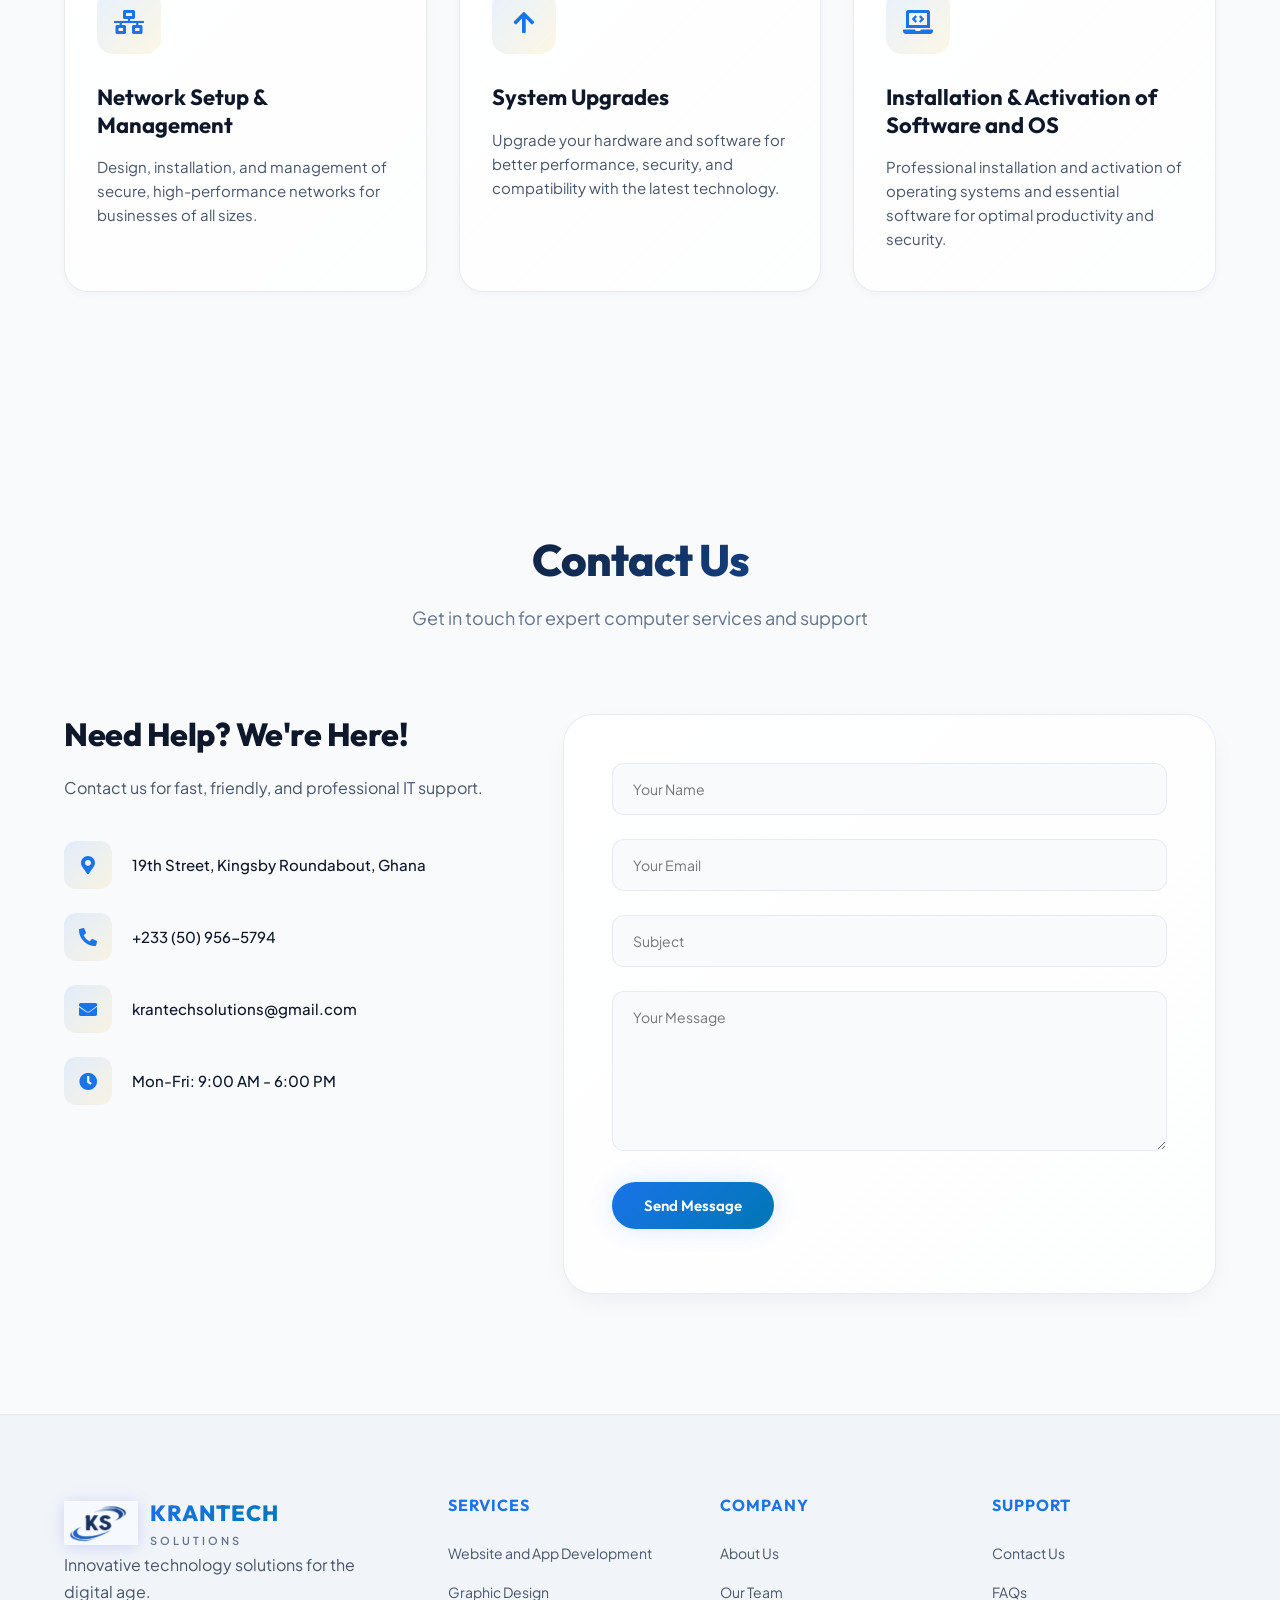
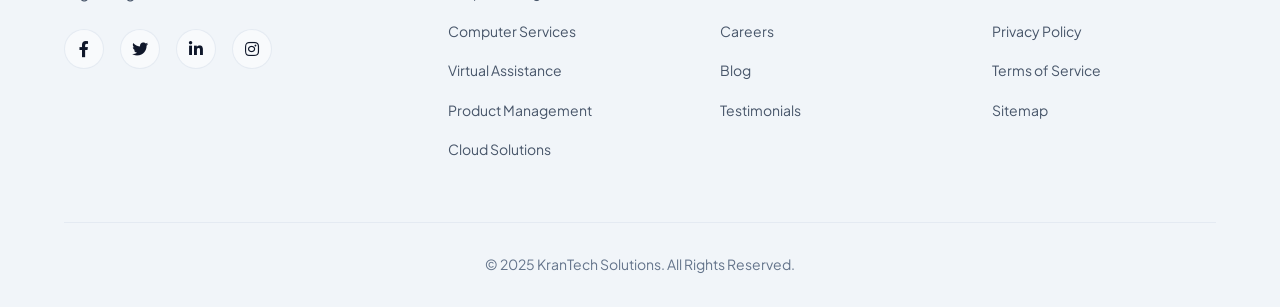
<file: Pages/Computer services.html>
<!DOCTYPE html>
<html lang="en">

<head>
	<meta charset="UTF-8" />
	<meta name="viewport" content="width=device-width, initial-scale=1.0" />
	<title>Computer Services | KranTech Solutions</title>
	<script>
	// Ensure dark mode is applied before CSS loads to prevent FOUC
	if (localStorage.getItem('krantech-dark-mode') === 'true') {
		document.documentElement.classList.add('dark-mode');
		try {
			document.body.classList.add('dark-mode');
		} catch(e) {
			// body may not exist yet
		}
	}
	</script>
	<meta name="description" content="Comprehensive IT support, computer troubleshooting, hardware/software maintenance, security, and network setup services in Ghana from KranTech Solutions." />
	<meta name="keywords" content="Computer repair Ghana, IT support specialist, networking, virus removal" />
	<link rel="stylesheet" href="../Assets/css/index.css" />
	<link rel="stylesheet" href="https://cdnjs.cloudflare.com/ajax/libs/font-awesome/5.15.4/css/all.min.css" crossorigin="anonymous" referrerpolicy="no-referrer" />
	<link rel="apple-touch-icon" sizes="180x180" href="../Assets/Img/Favicon/apple-touch-icon.png">
	<link rel="icon" type="image/png" sizes="32x32" href="../Assets/Img/Favicon/favicon-32x32.png">
	<link rel="icon" type="image/png" sizes="16x16" href="../Assets/Img/Favicon/favicon-16x16.png">
	<link rel="manifest" href="/site.webmanifest"> 
</head>
<body>
	<header>
		<div class="container header-container">
			<div class="logo-container">
				<img src="../Assets/Img/Logo/krantech solution logo(half).png" alt="KranTech Logo" class="logo-img" width="50" height="50" />
				<div class="logo-text">
					<span class="logo-title">KRANTECH</span>
					<span>SOLUTIONS</span>
				</div>
			</div>
			<nav id="nav">
				<ul>
					<li><a href="../index.html">Home</a></li>
					<li><a href="../index.html#services">Services</a></li>
					<li><a href="../AboutUs.html">About</a></li>
					<li><a href="../index.html#contact">Contact</a></li>
				</ul>
			</nav>
			<div class="mobile-menu" id="mobile-menu">
				<i class="fas fa-bars"></i>
			</div>
			<button id="darkModeToggle" aria-label="Toggle dark mode">
				<i class="fas fa-moon"></i>
			</button>
		</div>
	</header>

	<section class="hero" id="home">
		<div class="banner-slider-bg">
			<div class="banner-slider slider" id="banner-slider">
				<div class="banner active">
					<img class="img-fluid" src="../Assets/Img/Computer Service.png" alt="Computer Services Banner" />
				</div>
			</div>
		</div>
		<div class="container hero-content">
			<h1>Computer Services</h1>
			<p>Comprehensive IT support, troubleshooting, and maintenance services to keep your systems running smoothly.</p>
			<a href="#contact" class="btn">Contact Us</a>
		</div>
	</section>

	

	<section class="services" id="services">
		<div class="container">
			<div class="section-title">
				<h2>Our Computer Services</h2>
				<p>Expert solutions for all your IT needs</p>
			</div>
			<div class="services-grid">
				<div class="service-card">
					<div class="service-icon"><i class="fas fa-tools"></i></div>
					<div class="service-content">
						<h3>IT Support & Troubleshooting</h3>
						<p>Fast, reliable support for hardware, software, and network issues. We diagnose and resolve problems to minimize downtime.</p>
					</div>
				</div>
				<div class="service-card">
					<div class="service-icon"><i class="fas fa-shield-alt"></i></div>
					<div class="service-content">
						<h3>Security & Virus Protection</h3>
						<p>Protect your business with advanced security solutions, malware removal, and ongoing monitoring.</p>
					</div>
				</div>
				<div class="service-card">
					<div class="service-icon"><i class="fas fa-sync-alt"></i></div>
					<div class="service-content">
						<h3>System Maintenance</h3>
						<p>Regular updates, backups, and performance optimization to keep your systems running at their best.</p>
					</div>
				</div>
				<div class="service-card">
					<div class="service-icon"><i class="fas fa-network-wired"></i></div>
					<div class="service-content">
						<h3>Network Setup & Management</h3>
						<p>Design, installation, and management of secure, high-performance networks for businesses of all sizes.</p>
					</div>
				</div>
				<div class="service-card">
					<div class="service-icon"><i class="fas fa-arrow-up"></i></div>
					<div class="service-content">
						<h3>System Upgrades</h3>
						<p>Upgrade your hardware and software for better performance, security, and compatibility with the latest technology.</p>
					</div>
				</div>
				<div class="service-card">
					<div class="service-icon"><i class="fas fa-laptop-code"></i></div>
					<div class="service-content">
						<h3>Installation & Activation of Software and OS</h3>
						<p>Professional installation and activation of operating systems and essential software for optimal productivity and security.</p>
					</div>
				</div>
			</div>
		</div>
	</section>

    	<!-- Projects Showcase Section 
		<section class="projects" id="projects" style="background:var(--section-bg);padding:60px 0;">
			<div class="container">
				<div class="section-title">
					<h2>Our Projects</h2>
					<p>See how we've helped clients with IT support and solutions</p>
				</div>
				<div class="projects-grid" style="display:grid;grid-template-columns:repeat(auto-fit,minmax(270px,1fr));gap:32px;">
					<div class="project-card" style="background:var(--card-bg);padding:24px;border-radius:10px;box-shadow:0 4px 16px rgba(0,0,0,0.06);">
						<img src="../Assets/Img/140555_adapted_landscape_2400x2400.jpg" alt="IT Support Project" style="width:100%;height:160px;object-fit:cover;border-radius:6px 6px 0 0;" />
						<div style="padding:16px 0 0 0;">
							<h3 style="margin-bottom:8px;">Network Upgrade for HealthPlus</h3>
							<p style="color:var(--text);">Designed and installed a secure, high-speed network for a busy medical clinic.</p>
						</div>
					</div>
					<div class="project-card" style="background:var(--card-bg);padding:24px;border-radius:10px;box-shadow:0 4px 16px rgba(0,0,0,0.06);">
						<img src="../Assets/Img/krantech solution logo.png" alt="Security Project" style="width:100%;height:160px;object-fit:cover;border-radius:6px 6px 0 0;" />
						<div style="padding:16px 0 0 0;">
							<h3 style="margin-bottom:8px;">Security Overhaul for TechStart</h3>
							<p style="color:var(--text);">Implemented advanced virus protection and backup solutions for a tech company.</p>
						</div>
					</div>
					<div class="project-card" style="background:var(--card-bg);padding:24px;border-radius:10px;box-shadow:0 4px 16px rgba(0,0,0,0.06);">
						<img src="../Assets/Img/140555_adapted_landscape_2400x2400.jpg" alt="Maintenance Project" style="width:100%;height:160px;object-fit:cover;border-radius:6px 6px 0 0;" />
						<div style="padding:16px 0 0 0;">
							<h3 style="margin-bottom:8px;">Ongoing IT Maintenance for EduConnect</h3>
							<p style="color:var(--text);">Regular system updates, troubleshooting, and support for an educational platform.</p>
						</div>
					</div>
					<div class="project-card" style="background:var(--card-bg);padding:24px;border-radius:10px;box-shadow:0 4px 16px rgba(0,0,0,0.06);">
						<img src="../Assets/Img/krantech solution logo.png" alt="Network Project" style="width:100%;height:160px;object-fit:cover;border-radius:6px 6px 0 0;" />
						<div style="padding:16px 0 0 0;">
							<h3 style="margin-bottom:8px;">IT Support for AgroLink</h3>
							<p style="color:var(--text);">Provided remote and onsite support for an agricultural business portal.</p>
						</div>
					</div>
				</div>
			</div>
		</section>--->

	<section class="contact" id="contact">
		<div class="container">
			<div class="section-title">
				<h2>Contact Us</h2>
				<p>Get in touch for expert computer services and support</p>
			</div>
			<div class="contact-container">
				<div class="contact-info">
					<h3>Need Help? We're Here!</h3>
					<p>Contact us for fast, friendly, and professional IT support.</p>
					<div class="contact-details">
						<div><i class="fas fa-map-marker-alt"></i> <span>19th Street, Kingsby Roundabout, Ghana</span></div>
						<div><i class="fas fa-phone-alt"></i> <span>+233 (50) 956-5794</span></div>
						<div><i class="fas fa-envelope"></i> <span>krantechsolutions@gmail.com</span></div>
						<div><i class="fas fa-clock"></i> <span>Mon-Fri: 9:00 AM - 6:00 PM</span></div>
					</div>
				</div>
				<div class="contact-form">
					<form>
						<input type="text" id="name" placeholder="Your Name" autocomplete="name" required />
						<input type="email" id="email" placeholder="Your Email" autocomplete="email" required />
						<input type="text" id="subject" placeholder="Subject" />
						<textarea id="message" placeholder="Your Message" required></textarea>
						<button type="submit" class="btn">Send Message</button>
						<div id="form-message"></div>
					</form>
				</div>
			</div>
		</div>
	</section>

	<footer>

	<!-- Back to Top Button -->
		<div class="container">
			<div class="footer-container">
				<div class="footer-col">
					<div class="logo-container">
						<img src="../Assets/Img/Logo/krantech solution logo(half).png" alt="KranTech Logo" class="logo-img" width="50" height="50" />
						<div class="logo-text">
							<span class="logo-title">KRANTECH</span>
							<span>SOLUTIONS</span>
						</div>
					</div>
					<p>Innovative technology solutions for the digital age.</p>
					<div class="social-links">
						<a href="#" aria-label="Facebook"><i class="fab fa-facebook-f"></i></a>
						<a href="#" aria-label="Twitter"><i class="fab fa-twitter"></i></a>
						<a href="#" aria-label="LinkedIn"><i class="fab fa-linkedin-in"></i></a>
						<a href="#" aria-label="Instagram"><i class="fab fa-instagram"></i></a>
					</div>
				</div>
				<div class="footer-col">
					<h3>Services</h3>
					<ul>
						<li><a href="Website and app.html">Website and App Development</a></li>
						<li><a href="Graphic Design.html">Graphic Design</a></li>
						<li><a href="Computer services.html">Computer Services</a></li>
						<li><a href="Virtual Assistance.html">Virtual Assistance</a></li>
						<li><a href="Product Management.html">Product Management</a></li>
						<li><a href="Cloud Solutions.html">Cloud Solutions</a></li>
					</ul>
				</div>
				<div class="footer-col">
					<h3>Company</h3>
					<ul>
						<li><a href="../AboutUs.html">About Us</a></li>
						<li><a href="../AboutUs.html">Our Team</a></li>
						<li><a href="#">Careers</a></li>
						<li><a href="#">Blog</a></li>
						<li><a href="#">Testimonials</a></li>
					</ul>
				</div>
				<div class="footer-col">
					<h3>Support</h3>
					<ul>
						<li><a href="#contact">Contact Us</a></li>
						<li><a href="#">FAQs</a></li>
						<li><a href="#">Privacy Policy</a></li>
						<li><a href="#">Terms of Service</a></li>
						<li><a href="#">Sitemap</a></li>
					</ul>
				</div>
			</div>
			<div class="copyright">
				<p>&copy; 2025 KranTech Solutions. All Rights Reserved.</p>
			</div>
		</div>
	</footer>

		<button id="backToTop" aria-label="Back to top">&#8679;</button>
		<script>
			// Back to Top Button logic
			const backToTop = document.getElementById('backToTop');
			window.addEventListener('scroll', function() {
				if (window.scrollY > 300) {
					backToTop.style.display = 'block';
				} else {
					backToTop.style.display = 'none';
				}
			});
			backToTop.addEventListener('click', function() {
				window.scrollTo({ top: 0, behavior: 'smooth' });
			});
		</script>
		<script src="../Assets/js/index.js"></script>
</body>
</html>
</file>
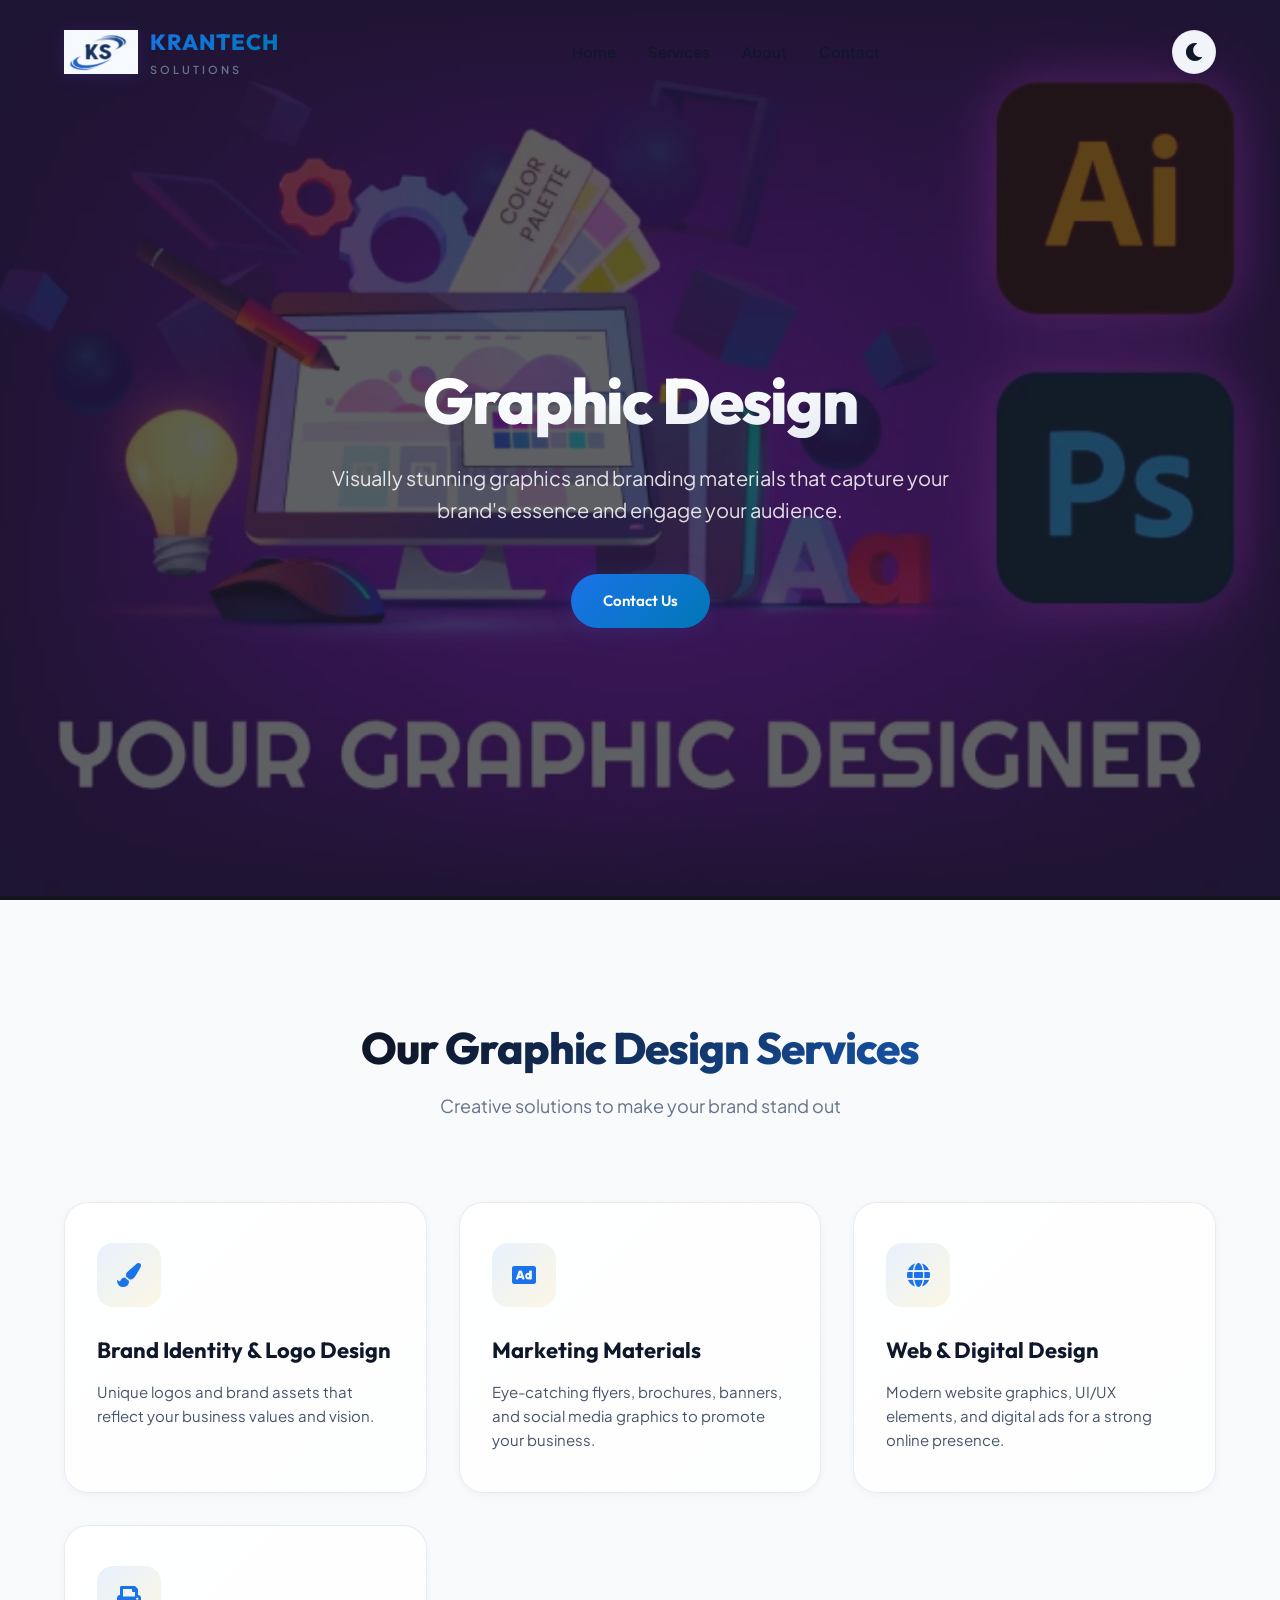
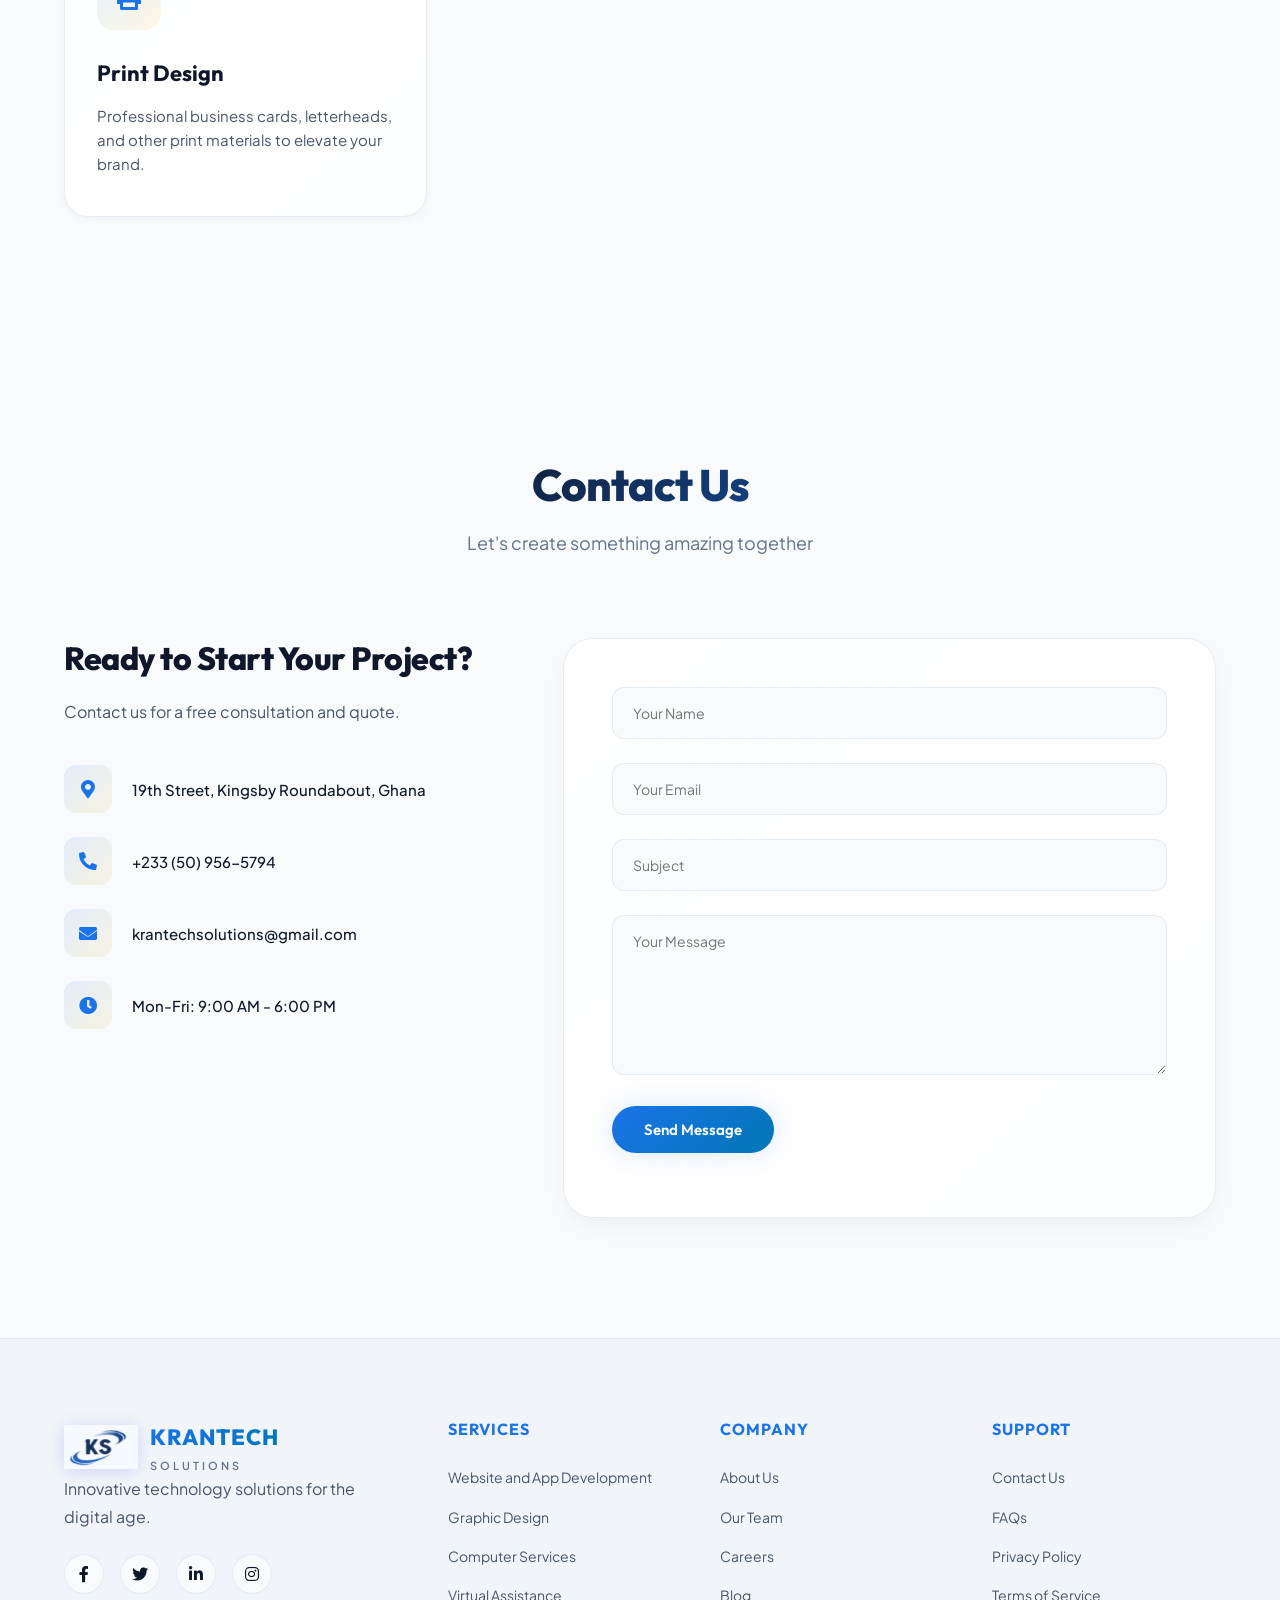
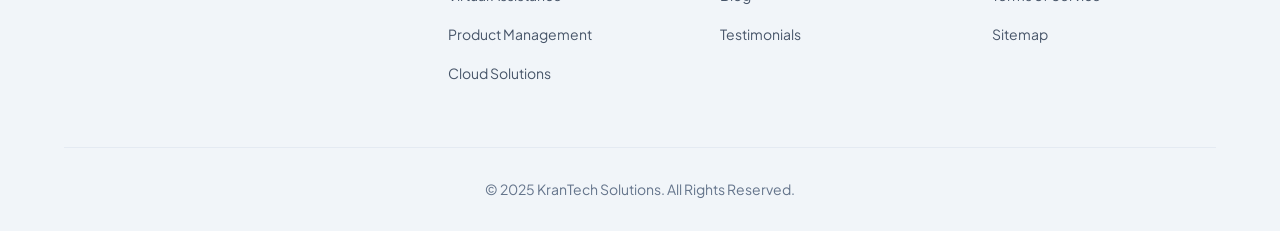
<file: Pages/Graphic Design.html>
<!DOCTYPE html>
<html lang="en">

<head>
	<meta charset="UTF-8" />
	<meta name="viewport" content="width=device-width, initial-scale=1.0" />
	<title>Graphic Design | KranTech Solutions</title>
	<script>
	// Ensure dark mode is applied before CSS loads to prevent FOUC
	if (localStorage.getItem('krantech-dark-mode') === 'true') {
		document.documentElement.classList.add('dark-mode');
		try {
			document.body.classList.add('dark-mode');
		} catch(e) {
			// body may not exist yet
		}
	}
	</script>
	<meta name="description" content="Get visually stunning graphic design and branding materials from KranTech Solutions. We create logo designs, marketing materials, and digital flyers." />
	<meta name="keywords" content="Graphic design Ghana, logo designer, brand identity, flyer designer" />
	<link rel="stylesheet" href="../Assets/css/index.css" />
	<link rel="stylesheet" href="https://cdnjs.cloudflare.com/ajax/libs/font-awesome/5.15.4/css/all.min.css" crossorigin="anonymous" referrerpolicy="no-referrer" />
	<link rel="apple-touch-icon" sizes="180x180" href="../Assets/Img/Favicon/apple-touch-icon.png">
	<link rel="icon" type="image/png" sizes="32x32" href="../Assets/Img/Favicon/favicon-32x32.png">
	<link rel="icon" type="image/png" sizes="16x16" href="../Assets/Img/Favicon/favicon-16x16.png">
	<link rel="manifest" href="/site.webmanifest"> 
</head>
<body>
	<header>
		<div class="container header-container">
			<div class="logo-container">
				<img src="../Assets/Img/Logo/krantech solution logo(half).png" alt="KranTech Logo" class="logo-img" width="50" height="50" />
				<div class="logo-text">
					<span class="logo-title">KRANTECH</span>
					<span>SOLUTIONS</span>
				</div>
			</div>
			<nav id="nav">
				<ul>
					<li><a href="../index.html">Home</a></li>
					<li><a href="../index.html#services">Services</a></li>
					<li><a href="../AboutUs.html">About</a></li>
					<li><a href="../index.html#contact">Contact</a></li>
				</ul>
			</nav>
			<div class="mobile-menu" id="mobile-menu">
				<i class="fas fa-bars"></i>
			</div>
			<button id="darkModeToggle" aria-label="Toggle dark mode">
				<i class="fas fa-moon"></i>
			</button>
		</div>
	</header>

	<section class="hero" id="home">
		<div class="banner-slider-bg">
			<div class="banner-slider slider" id="banner-slider">
				<div class="banner active">
					<img class="img-fluid" src="../Assets/Img/Graphic Design.png" alt="Graphic Design Banner" />
				</div>
			</div>
		</div>
		<div class="container hero-content">
			<h1>Graphic Design</h1>
			<p>Visually stunning graphics and branding materials that capture your brand's essence and engage your audience.</p>
			<a href="#contact" class="btn">Contact Us</a>
		</div>
	</section>

	

	<section class="services" id="services">
		<div class="container">
			<div class="section-title">
				<h2>Our Graphic Design Services</h2>
				<p>Creative solutions to make your brand stand out</p>
			</div>
			<div class="services-grid">
				<div class="service-card">
					<div class="service-icon"><i class="fas fa-paint-brush"></i></div>
					<div class="service-content">
						<h3>Brand Identity & Logo Design</h3>
						<p>Unique logos and brand assets that reflect your business values and vision.</p>
					</div>
				</div>
				<div class="service-card">
					<div class="service-icon"><i class="fas fa-ad"></i></div>
					<div class="service-content">
						<h3>Marketing Materials</h3>
						<p>Eye-catching flyers, brochures, banners, and social media graphics to promote your business.</p>
					</div>
				</div>
				<div class="service-card">
					<div class="service-icon"><i class="fas fa-globe"></i></div>
					<div class="service-content">
						<h3>Web & Digital Design</h3>
						<p>Modern website graphics, UI/UX elements, and digital ads for a strong online presence.</p>
					</div>
				</div>
				<div class="service-card">
					<div class="service-icon"><i class="fas fa-print"></i></div>
					<div class="service-content">
						<h3>Print Design</h3>
						<p>Professional business cards, letterheads, and other print materials to elevate your brand.</p>
					</div>
				</div>
			</div>
		</div>
	</section>

    	<!-- Projects Showcase Section 
		<section class="projects" id="projects" style="background:var(--section-bg);padding:60px 0;">
			<div class="container">
				<div class="section-title">
					<h2>Our Projects</h2>
					<p>See some of the graphic design work we've done for our clients</p>
				</div>
				<div class="projects-grid" style="display:grid;grid-template-columns:repeat(auto-fit,minmax(270px,1fr));gap:32px;">
					<div class="project-card" style="background:var(--card-bg);padding:24px;border-radius:10px;box-shadow:0 4px 16px rgba(0,0,0,0.06);">
						<img src="../Assets/Img/krantech solution logo.png" alt="Branding Project" style="width:100%;height:160px;object-fit:cover;border-radius:6px 6px 0 0;" />
						<div style="padding:16px 0 0 0;">
							<h3 style="margin-bottom:8px;">Brand Identity for TechStart</h3>
							<p style="color:var(--text);">Logo, business cards, and brand guidelines for a fast-growing tech startup.</p>
						</div>
					</div>
					<div class="project-card" style="background:var(--card-bg);padding:24px;border-radius:10px;box-shadow:0 4px 16px rgba(0,0,0,0.06);">
						<img src="../Assets/Img/140555_adapted_landscape_2400x2400.jpg" alt="Flyer Project" style="width:100%;height:160px;object-fit:cover;border-radius:6px 6px 0 0;" />
						<div style="padding:16px 0 0 0;">
							<h3 style="margin-bottom:8px;">Event Flyers for EduConnect</h3>
							<p style="color:var(--text);">A series of vibrant flyers and banners for an educational app launch event.</p>
						</div>
					</div>
					<div class="project-card" style="background:var(--card-bg);padding:24px;border-radius:10px;box-shadow:0 4px 16px rgba(0,0,0,0.06);">
						<img src="../Assets/Img/krantech solution logo.png" alt="Web Graphics" style="width:100%;height:160px;object-fit:cover;border-radius:6px 6px 0 0;" />
						<div style="padding:16px 0 0 0;">
							<h3 style="margin-bottom:8px;">Website Graphics for HealthPlus</h3>
							<p style="color:var(--text);">Custom icons, banners, and UI elements for a medical clinic website.</p>
						</div>
					</div>
					<div class="project-card" style="background:var(--card-bg);padding:24px;border-radius:10px;box-shadow:0 4px 16px rgba(0,0,0,0.06);">
						<img src="../Assets/Img/140555_adapted_landscape_2400x2400.jpg" alt="Print Design" style="width:100%;height:160px;object-fit:cover;border-radius:6px 6px 0 0;" />
						<div style="padding:16px 0 0 0;">
							<h3 style="margin-bottom:8px;">Print Materials for AgroLink</h3>
							<p style="color:var(--text);">Brochures, letterheads, and business cards for an agricultural portal.</p>
						</div>
					</div>
				</div>
			</div>
		</section> --->

	<section class="contact" id="contact">
		<div class="container">
			<div class="section-title">
				<h2>Contact Us</h2>
				<p>Let's create something amazing together</p>
			</div>
			<div class="contact-container">
				<div class="contact-info">
					<h3>Ready to Start Your Project?</h3>
					<p>Contact us for a free consultation and quote.</p>
					<div class="contact-details">
						<div><i class="fas fa-map-marker-alt"></i> <span>19th Street, Kingsby Roundabout, Ghana</span></div>
						<div><i class="fas fa-phone-alt"></i> <span>+233 (50) 956-5794</span></div>
						<div><i class="fas fa-envelope"></i> <span>krantechsolutions@gmail.com</span></div>
						<div><i class="fas fa-clock"></i> <span>Mon-Fri: 9:00 AM - 6:00 PM</span></div>
					</div>
				</div>
				<div class="contact-form">
					<form>
						<input type="text" id="name" placeholder="Your Name" autocomplete="name" required />
						<input type="email" id="email" placeholder="Your Email" autocomplete="email" required />
						<input type="text" id="subject" placeholder="Subject" />
						<textarea id="message" placeholder="Your Message" required></textarea>
						<button type="submit" class="btn">Send Message</button>
						<div id="form-message"></div>
					</form>
				</div>
			</div>
		</div>
	</section>

	<footer>

	<!-- Back to Top Button -->
		<div class="container">
			<div class="footer-container">
				<div class="footer-col">
					<div class="logo-container">
						<img src="../Assets/Img/Logo/krantech solution logo(half).png" alt="KranTech Logo" class="logo-img" width="50" height="50" />
						<div class="logo-text">
							<span class="logo-title">KRANTECH</span>
							<span>SOLUTIONS</span>
						</div>
					</div>
					<p>Innovative technology solutions for the digital age.</p>
					<div class="social-links">
						<a href="#" aria-label="Facebook"><i class="fab fa-facebook-f"></i></a>
						<a href="#" aria-label="Twitter"><i class="fab fa-twitter"></i></a>
						<a href="#" aria-label="LinkedIn"><i class="fab fa-linkedin-in"></i></a>
						<a href="#" aria-label="Instagram"><i class="fab fa-instagram"></i></a>
					</div>
				</div>
				<div class="footer-col">
					<h3>Services</h3>
					<ul>
						<li><a href="Website and app.html">Website and App Development</a></li>
						<li><a href="Graphic Design.html">Graphic Design</a></li>
						<li><a href="Computer services.html">Computer Services</a></li>
						<li><a href="Virtual Assistance.html">Virtual Assistance</a></li>
						<li><a href="Product Management.html">Product Management</a></li>
						<li><a href="Cloud Solutions.html">Cloud Solutions</a></li>
					</ul>
				</div>
				<div class="footer-col">
					<h3>Company</h3>
					<ul>
						<li><a href="../AboutUs.html">About Us</a></li>
						<li><a href="../AboutUs.html">Our Team</a></li>
						<li><a href="#">Careers</a></li>
						<li><a href="#">Blog</a></li>
						<li><a href="#">Testimonials</a></li>
					</ul>
				</div>
				<div class="footer-col">
					<h3>Support</h3>
					<ul>
						<li><a href="#contact">Contact Us</a></li>
						<li><a href="#">FAQs</a></li>
						<li><a href="#">Privacy Policy</a></li>
						<li><a href="#">Terms of Service</a></li>
						<li><a href="#">Sitemap</a></li>
					</ul>
				</div>
			</div>
			<div class="copyright">
				<p>&copy; 2025 KranTech Solutions. All Rights Reserved.</p>
			</div>
		</div>
	</footer>

		<button id="backToTop" aria-label="Back to top">&#8679;</button>
		<script>
			// Back to Top Button logic
			const backToTop = document.getElementById('backToTop');
			window.addEventListener('scroll', function() {
				if (window.scrollY > 300) {
					backToTop.style.display = 'block';
				} else {
					backToTop.style.display = 'none';
				}
			});
			backToTop.addEventListener('click', function() {
				window.scrollTo({ top: 0, behavior: 'smooth' });
			});
		</script>
		<script src="../Assets/js/index.js"></script>
</body>
</html>
</file>
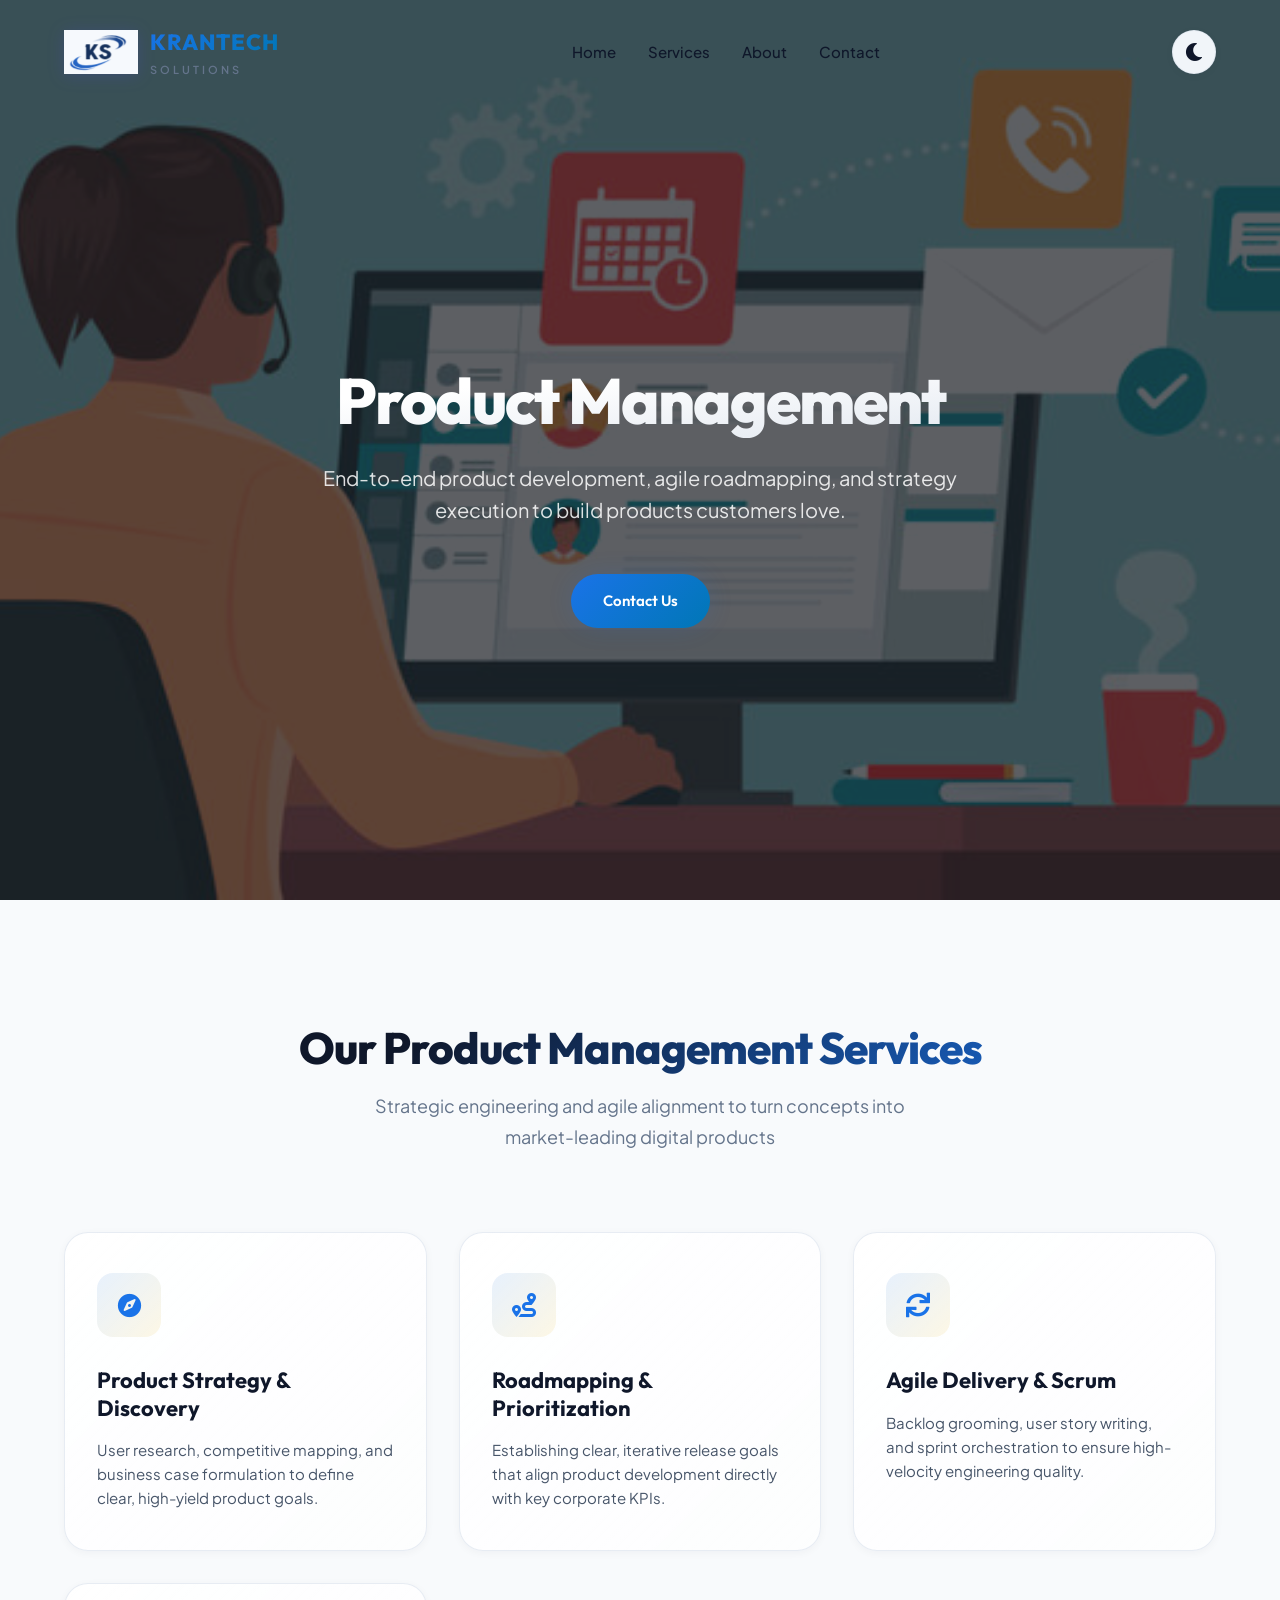
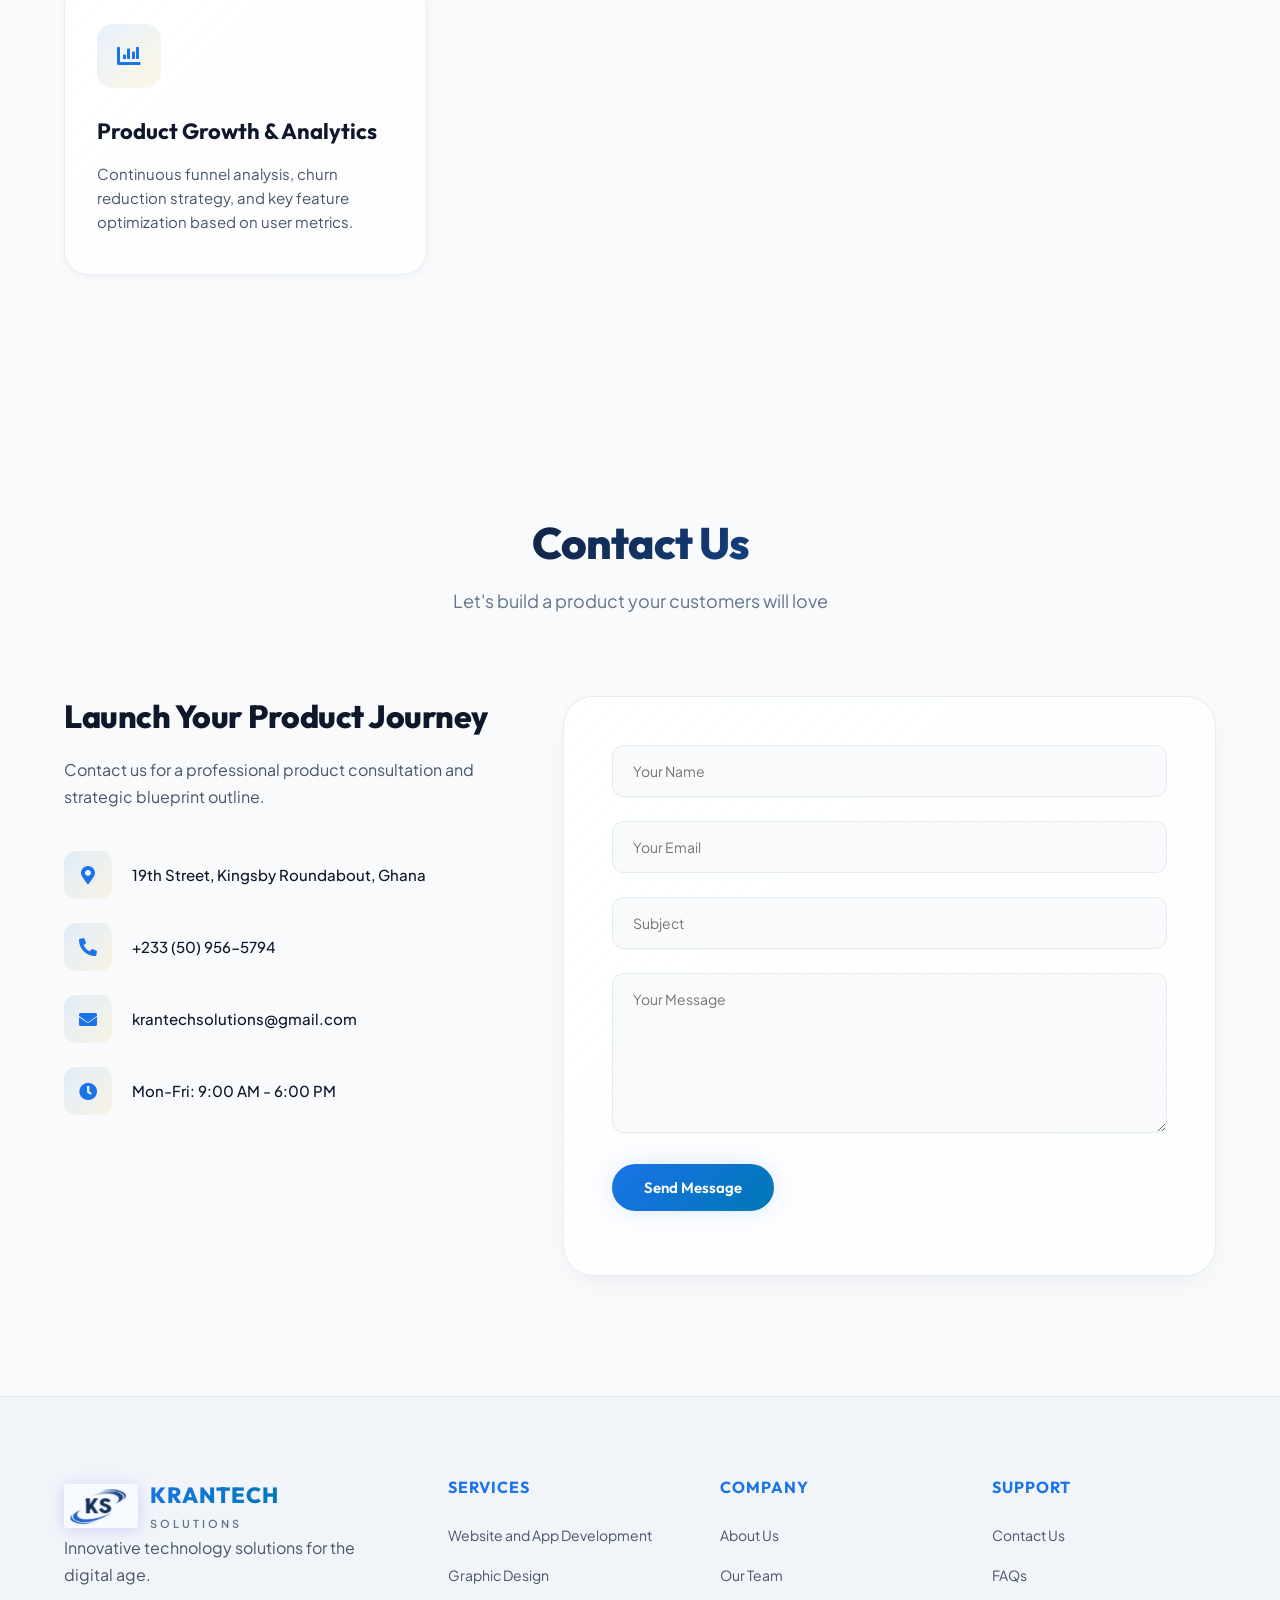
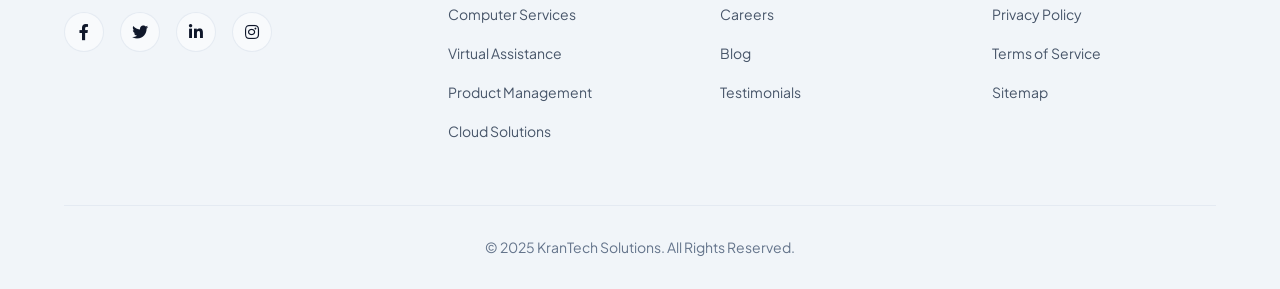
<file: Pages/Product Management.html>
<!DOCTYPE html>
<html lang="en">

<head>
	<meta charset="UTF-8" />
	<meta name="viewport" content="width=device-width, initial-scale=1.0" />
	<title>Product Management | KranTech Solutions</title>
	<meta name="description" content="Professional agile Product Management services from KranTech Solutions. We specialize in product roadmapping, strategic vision, lifecycle management, and agile execution." />
	<meta name="keywords" content="Product management Ghana, agile product owner, product lifecycle, product roadmap" />
	<link rel="stylesheet" href="../Assets/css/index.css" />
	<link rel="stylesheet" href="https://cdnjs.cloudflare.com/ajax/libs/font-awesome/5.15.4/css/all.min.css" crossorigin="anonymous" referrerpolicy="no-referrer" />
	<link rel="apple-touch-icon" sizes="180x180" href="../Assets/Img/Favicon/apple-touch-icon.png">
	<link rel="icon" type="image/png" sizes="32x32" href="../Assets/Img/Favicon/favicon-32x32.png">
	<link rel="icon" type="image/png" sizes="16x16" href="../Assets/Img/Favicon/favicon-16x16.png">
	<link rel="manifest" href="/site.webmanifest"> 
</head>
<body>
	<header>
		<div class="container header-container">
			<div class="logo-container">
				<img src="../Assets/Img/Logo/krantech solution logo(half).png" alt="KranTech Logo" class="logo-img" width="50" height="50" />
				<div class="logo-text">
					<span class="logo-title">KRANTECH</span>
					<span>SOLUTIONS</span>
				</div>
			</div>
			<nav id="nav">
				<ul>
					<li><a href="../index.html">Home</a></li>
					<li><a href="../index.html#services">Services</a></li>
					<li><a href="../AboutUs.html">About</a></li>
					<li><a href="../index.html#contact">Contact</a></li>
				</ul>
			</nav>
			<div class="mobile-menu" id="mobile-menu">
				<i class="fas fa-bars"></i>
			</div>
			<button id="darkModeToggle" aria-label="Toggle dark mode">
				<i class="fas fa-moon"></i>
			</button>
		</div>
	</header>

	<section class="hero" id="home">
		<div class="banner-slider-bg">
			<div class="banner-slider slider" id="banner-slider">
				<div class="banner active">
					<img class="img-fluid" src="../Assets/Img/VA banner 2.png" alt="Product Management Banner" />
				</div>
			</div>
		</div>
		<div class="container hero-content">
			<h1>Product Management</h1>
			<p>End-to-end product development, agile roadmapping, and strategy execution to build products customers love.</p>
			<a href="#contact" class="btn">Contact Us</a>
		</div>
	</section>

	<section class="services" id="services">
		<div class="container">
			<div class="section-title">
				<h2>Our Product Management Services</h2>
				<p>Strategic engineering and agile alignment to turn concepts into market-leading digital products</p>
			</div>
			<div class="services-grid">
				<div class="service-card">
					<div class="service-icon"><i class="fas fa-compass"></i></div>
					<div class="service-content">
						<h3>Product Strategy & Discovery</h3>
						<p>User research, competitive mapping, and business case formulation to define clear, high-yield product goals.</p>
					</div>
				</div>
				<div class="service-card">
					<div class="service-icon"><i class="fas fa-route"></i></div>
					<div class="service-content">
						<h3>Roadmapping & Prioritization</h3>
						<p>Establishing clear, iterative release goals that align product development directly with key corporate KPIs.</p>
					</div>
				</div>
				<div class="service-card">
					<div class="service-icon"><i class="fas fa-sync"></i></div>
					<div class="service-content">
						<h3>Agile Delivery & Scrum</h3>
						<p>Backlog grooming, user story writing, and sprint orchestration to ensure high-velocity engineering quality.</p>
					</div>
				</div>
				<div class="service-card">
					<div class="service-icon"><i class="fas fa-chart-bar"></i></div>
					<div class="service-content">
						<h3>Product Growth & Analytics</h3>
						<p>Continuous funnel analysis, churn reduction strategy, and key feature optimization based on user metrics.</p>
					</div>
				</div>
			</div>
		</div>
	</section>

	<section class="contact" id="contact">
		<div class="container">
			<div class="section-title">
				<h2>Contact Us</h2>
				<p>Let's build a product your customers will love</p>
			</div>
			<div class="contact-container">
				<div class="contact-info">
					<h3>Launch Your Product Journey</h3>
					<p>Contact us for a professional product consultation and strategic blueprint outline.</p>
					<div class="contact-details">
						<div><i class="fas fa-map-marker-alt"></i> <span>19th Street, Kingsby Roundabout, Ghana</span></div>
						<div><i class="fas fa-phone-alt"></i> <span>+233 (50) 956-5794</span></div>
						<div><i class="fas fa-envelope"></i> <span>krantechsolutions@gmail.com</span></div>
						<div><i class="fas fa-clock"></i> <span>Mon-Fri: 9:00 AM - 6:00 PM</span></div>
					</div>
				</div>
				<div class="contact-form">
					<form>
						<input type="text" id="name" placeholder="Your Name" autocomplete="name" required />
						<input type="email" id="email" placeholder="Your Email" autocomplete="email" required />
						<input type="text" id="subject" placeholder="Subject" />
						<textarea id="message" placeholder="Your Message" required></textarea>
						<button type="submit" class="btn">Send Message</button>
						<div id="form-message"></div>
					</form>
				</div>
			</div>
		</div>
	</section>

	<footer>
		<div class="container">
			<div class="footer-container">
				<div class="footer-col">
					<div class="logo-container">
						<img src="../Assets/Img/Logo/krantech solution logo(half).png" alt="KranTech Logo" class="logo-img" width="50" height="50" />
						<div class="logo-text">
							<span class="logo-title">KRANTECH</span>
							<span>SOLUTIONS</span>
						</div>
					</div>
					<p>Innovative technology solutions for the digital age.</p>
					<div class="social-links">
						<a href="#" aria-label="Facebook"><i class="fab fa-facebook-f"></i></a>
						<a href="#" aria-label="Twitter"><i class="fab fa-twitter"></i></a>
						<a href="#" aria-label="LinkedIn"><i class="fab fa-linkedin-in"></i></a>
						<a href="#" aria-label="Instagram"><i class="fab fa-instagram"></i></a>
					</div>
				</div>
				<div class="footer-col">
					<h3>Services</h3>
					<ul>
						<li><a href="Website and app.html">Website and App Development</a></li>
						<li><a href="Graphic Design.html">Graphic Design</a></li>
						<li><a href="Computer services.html">Computer Services</a></li>
						<li><a href="Virtual Assistance.html">Virtual Assistance</a></li>
						<li><a href="Product Management.html">Product Management</a></li>
						<li><a href="Cloud Solutions.html">Cloud Solutions</a></li>
					</ul>
				</div>
				<div class="footer-col">
					<h3>Company</h3>
					<ul>
						<li><a href="../AboutUs.html">About Us</a></li>
						<li><a href="../AboutUs.html">Our Team</a></li>
						<li><a href="#">Careers</a></li>
						<li><a href="#">Blog</a></li>
						<li><a href="#">Testimonials</a></li>
					</ul>
				</div>
				<div class="footer-col">
					<h3>Support</h3>
					<ul>
						<li><a href="#contact">Contact Us</a></li>
						<li><a href="#">FAQs</a></li>
						<li><a href="#">Privacy Policy</a></li>
						<li><a href="#">Terms of Service</a></li>
						<li><a href="#">Sitemap</a></li>
					</ul>
				</div>
			</div>
			<div class="copyright">
				<p>&copy; 2025 KranTech Solutions. All Rights Reserved.</p>
			</div>
		</div>
	</footer>

	<button id="backToTop" aria-label="Back to top">&#8679;</button>
	<script>
		const backToTop = document.getElementById('backToTop');
		window.addEventListener('scroll', function() {
			if (window.scrollY > 300) {
				backToTop.style.display = 'block';
			} else {
				backToTop.style.display = 'none';
			}
		});
		backToTop.addEventListener('click', function() {
			window.scrollTo({ top: 0, behavior: 'smooth' });
		});
	</script>
	<script src="../Assets/js/index.js"></script>
</body>
</html>
</file>
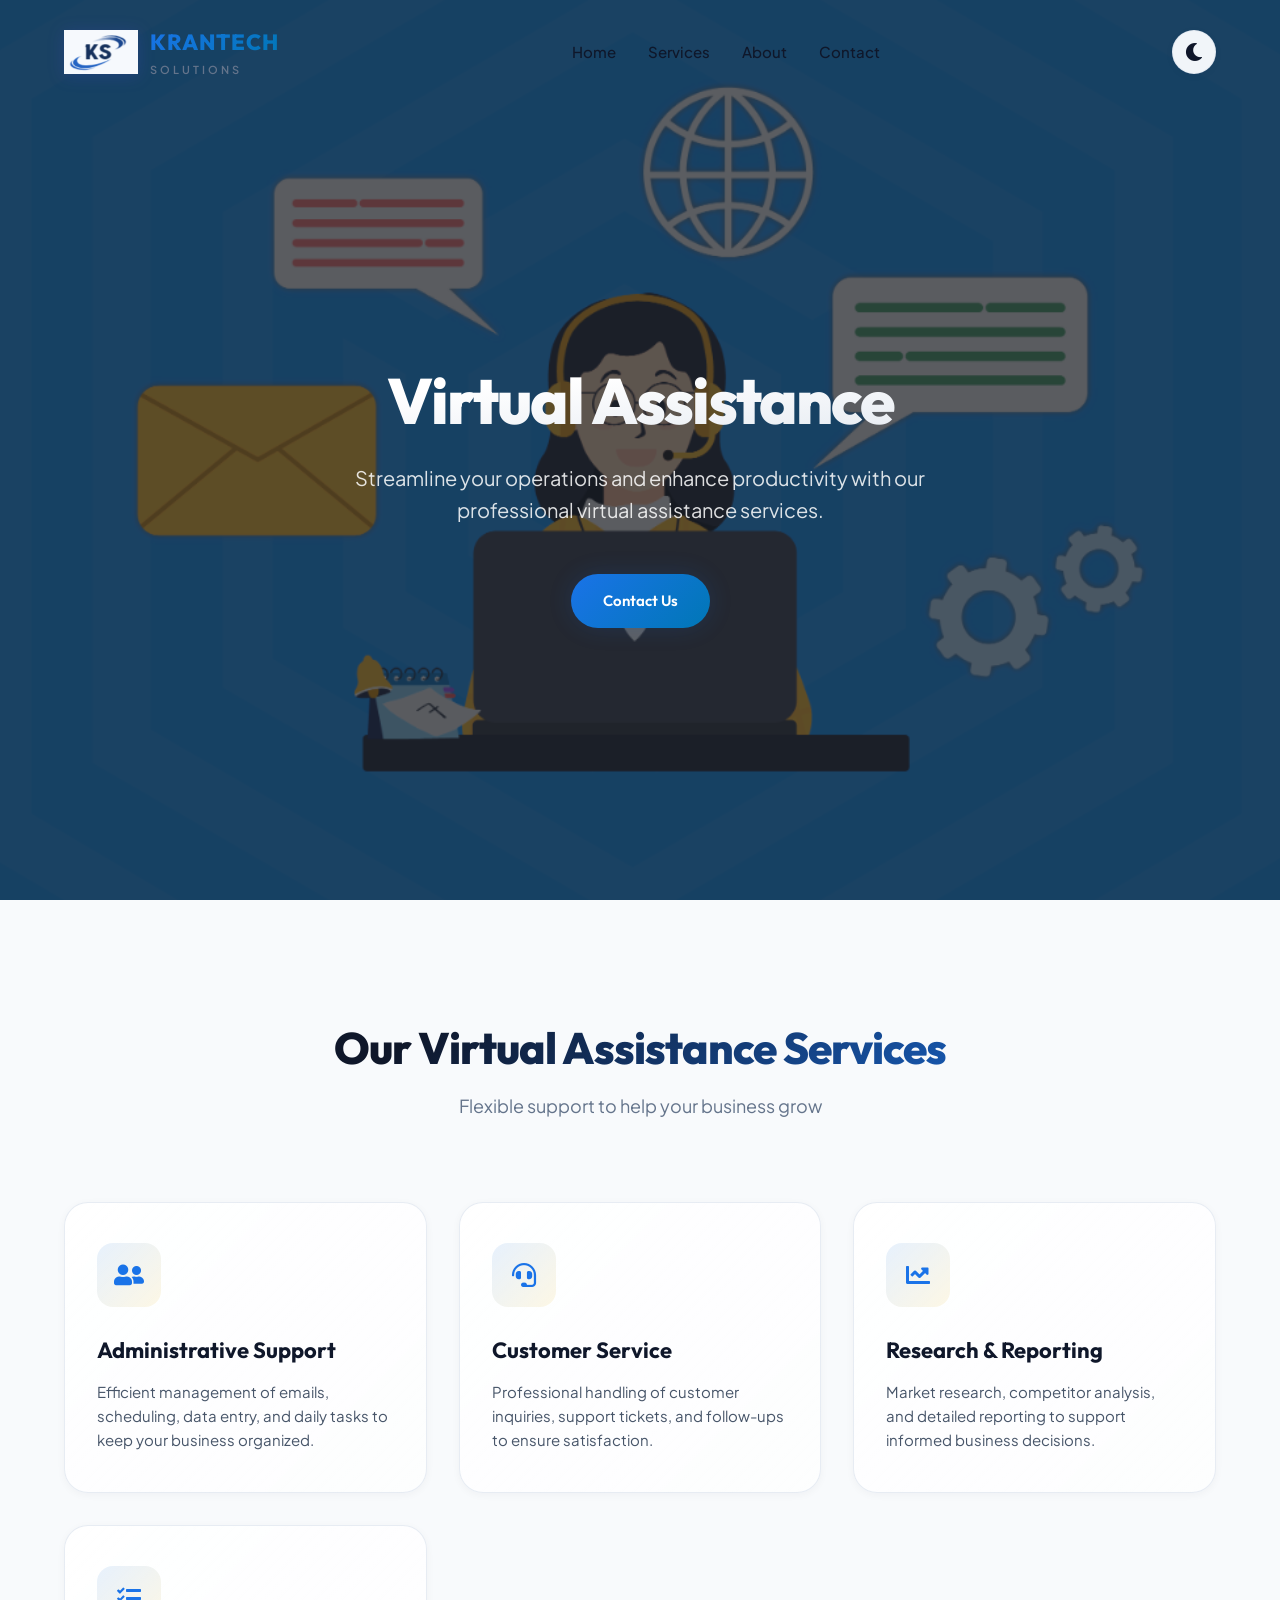
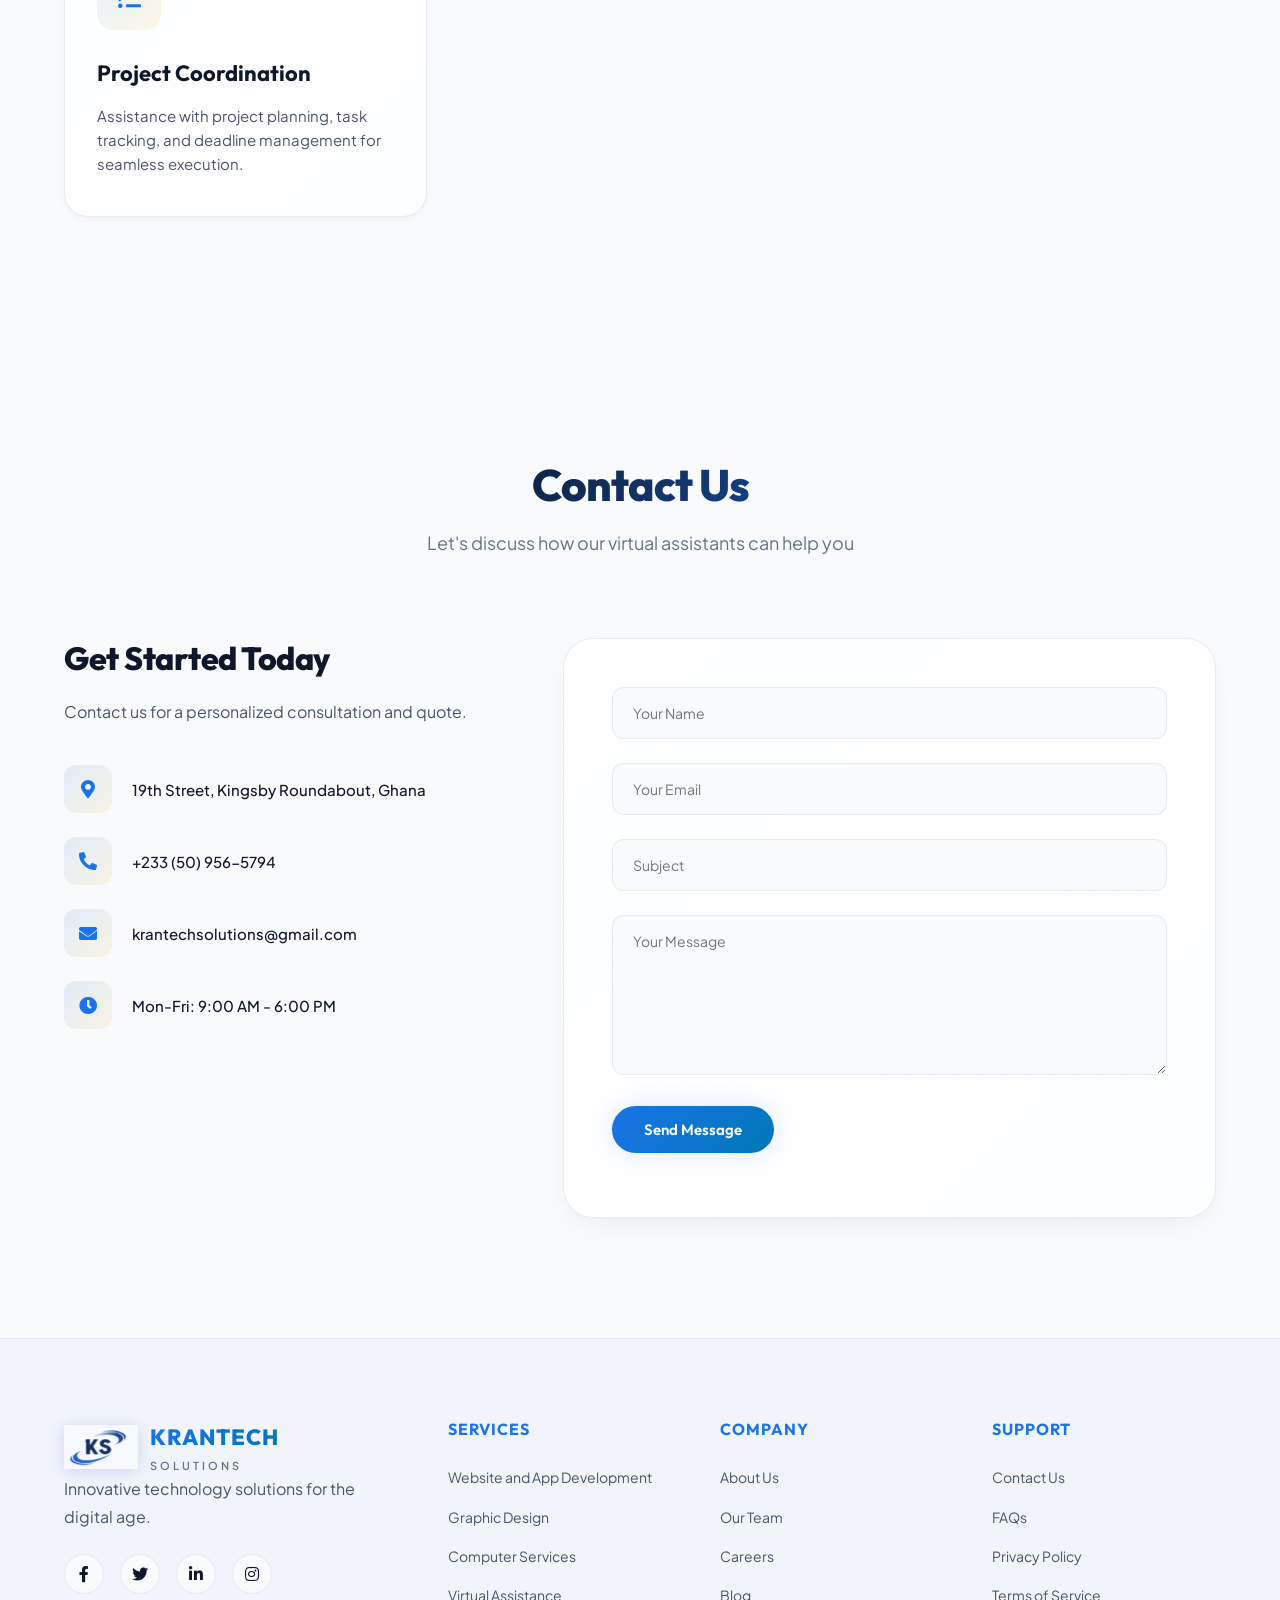
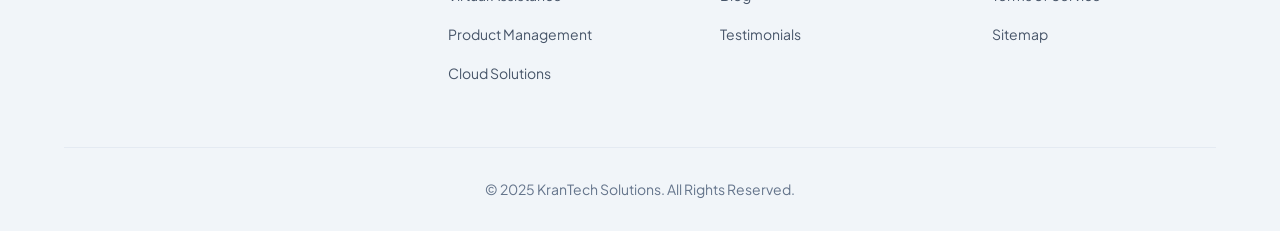
<file: Pages/Virtual Assistance.html>
<!DOCTYPE html>
<html lang="en">

<head>
	<meta charset="UTF-8" />
	<meta name="viewport" content="width=device-width, initial-scale=1.0" />
	<title>Virtual Assistance | KranTech Solutions</title>
	<script>
	// Ensure dark mode is applied before CSS loads to prevent FOUC
	if (localStorage.getItem('krantech-dark-mode') === 'true') {
		document.documentElement.classList.add('dark-mode');
		try {
			document.body.classList.add('dark-mode');
		} catch(e) {
			// body may not exist yet
		}
	}
	</script>
	<meta name="description" content="Increase your business efficiency with professional virtual assistance services from KranTech Solutions. Administrative, customer service, and project coordination support." />
	<meta name="keywords" content="Virtual assistant Ghana, admin support, customer service representative, data entry specialist" />
	<link rel="stylesheet" href="../Assets/css/index.css" />
	<link rel="stylesheet" href="https://cdnjs.cloudflare.com/ajax/libs/font-awesome/5.15.4/css/all.min.css" crossorigin="anonymous" referrerpolicy="no-referrer" />
	<link rel="apple-touch-icon" sizes="180x180" href="../Assets/Img/Favicon/apple-touch-icon.png">
	<link rel="icon" type="image/png" sizes="32x32" href="../Assets/Img/Favicon/favicon-32x32.png">
	<link rel="icon" type="image/png" sizes="16x16" href="../Assets/Img/Favicon/favicon-16x16.png">
	<link rel="manifest" href="/site.webmanifest"> 


	
</head>
<body>
	<header>
		<div class="container header-container">
			<div class="logo-container">
				<img src="../Assets/Img/Logo/krantech solution logo(half).png" alt="KranTech Logo" class="logo-img" width="50" height="50" />
				<div class="logo-text">
					<span class="logo-title">KRANTECH</span>
					<span>SOLUTIONS</span>
				</div>
			</div>
			<nav id="nav">
				<ul>
					<li><a href="../index.html">Home</a></li>
					<li><a href="../index.html#services">Services</a></li>
					<li><a href="../AboutUs.html">About</a></li>
					<li><a href="../index.html#contact">Contact</a></li>
				</ul>
			</nav>
			<div class="mobile-menu" id="mobile-menu">
				<i class="fas fa-bars"></i>
			</div>
			<button id="darkModeToggle" aria-label="Toggle dark mode">
				<i class="fas fa-moon"></i>
			</button>
		</div>
	</header>

	<section class="hero" id="home">
		<div class="banner-slider-bg">
			<div class="banner-slider slider" id="banner-slider">
				<div class="banner active">
					<img class="img-fluid" src="../Assets/Img/VA banner 1.png" alt="Virtual Assistance Banner" />
				</div>
				<div class="banner active">
					<img class="img-fluid" src="../Assets/Img/VA banner 2.png" alt="Virtual Assistance Banner" />
				</div>
				<div class="banner active">
					<img class="img-fluid" src="../Assets/Img/VA banner 3.png" alt="Virtual Assistance Banner" />
				</div>
			</div>
		</div>
		<div class="container hero-content">
			<h1>Virtual Assistance</h1>
			<p>Streamline your operations and enhance productivity with our professional virtual assistance services.</p>
			<a href="#contact" class="btn">Contact Us</a>
		</div>
	</section>

	

	<section class="services" id="services">
		<div class="container">
			<div class="section-title">
				<h2>Our Virtual Assistance Services</h2>
				<p>Flexible support to help your business grow</p>
			</div>
			<div class="services-grid">
				<div class="service-card">
					<div class="service-icon"><i class="fas fa-user-friends"></i></div>
					<div class="service-content">
						<h3>Administrative Support</h3>
						<p>Efficient management of emails, scheduling, data entry, and daily tasks to keep your business organized.</p>
					</div>
				</div>
				<div class="service-card">
					<div class="service-icon"><i class="fas fa-headset"></i></div>
					<div class="service-content">
						<h3>Customer Service</h3>
						<p>Professional handling of customer inquiries, support tickets, and follow-ups to ensure satisfaction.</p>
					</div>
				</div>
				<div class="service-card">
					<div class="service-icon"><i class="fas fa-chart-line"></i></div>
					<div class="service-content">
						<h3>Research & Reporting</h3>
						<p>Market research, competitor analysis, and detailed reporting to support informed business decisions.</p>
					</div>
				</div>
				<div class="service-card">
					<div class="service-icon"><i class="fas fa-tasks"></i></div>
					<div class="service-content">
						<h3>Project Coordination</h3>
						<p>Assistance with project planning, task tracking, and deadline management for seamless execution.</p>
					</div>
				</div>
			</div>
		</div>
	</section>

    	<!-- Projects Showcase Section 
		<section class="projects" id="projects" style="background:var(--section-bg);padding:60px 0;">
			<div class="container">
				<div class="section-title">
					<h2>Our Projects</h2>
					<p>Discover how our virtual assistants have supported clients</p>
				</div>
				<div class="projects-grid" style="display:grid;grid-template-columns:repeat(auto-fit,minmax(270px,1fr));gap:32px;">
					<div class="project-card" style="background:var(--card-bg);padding:24px;border-radius:10px;box-shadow:0 4px 16px rgba(0,0,0,0.06);">
						<img src="../Assets/Img/krantech solution logo.png" alt="Admin Support Project" style="width:100%;height:160px;object-fit:cover;border-radius:6px 6px 0 0;" />
						<div style="padding:16px 0 0 0;">
							<h3 style="margin-bottom:8px;">Executive Admin for TechStart</h3>
							<p style="color:var(--text);">Managed scheduling, email, and reporting for a busy executive team.</p>
						</div>
					</div>
					<div class="project-card" style="background:var(--card-bg);padding:24px;border-radius:10px;box-shadow:0 4px 16px rgba(0,0,0,0.06);">
						<img src="../Assets/Img/140555_adapted_landscape_2400x2400.jpg" alt="Customer Service Project" style="width:100%;height:160px;object-fit:cover;border-radius:6px 6px 0 0;" />
						<div style="padding:16px 0 0 0;">
							<h3 style="margin-bottom:8px;">Customer Support for EduConnect</h3>
							<p style="color:var(--text);">Handled support tickets and live chat for an educational app, improving response times.</p>
						</div>
					</div>
					<div class="project-card" style="background:var(--card-bg);padding:24px;border-radius:10px;box-shadow:0 4px 16px rgba(0,0,0,0.06);">
						<img src="../Assets/Img/krantech solution logo.png" alt="Research Project" style="width:100%;height:160px;object-fit:cover;border-radius:6px 6px 0 0;" />
						<div style="padding:16px 0 0 0;">
							<h3 style="margin-bottom:8px;">Market Research for HealthPlus</h3>
							<p style="color:var(--text);">Provided competitor analysis and detailed reports for a healthcare client.</p>
						</div>
					</div>
					<div class="project-card" style="background:var(--card-bg);padding:24px;border-radius:10px;box-shadow:0 4px 16px rgba(0,0,0,0.06);">
						<img src="../Assets/Img/140555_adapted_landscape_2400x2400.jpg" alt="Project Coordination" style="width:100%;height:160px;object-fit:cover;border-radius:6px 6px 0 0;" />
						<div style="padding:16px 0 0 0;">
							<h3 style="margin-bottom:8px;">Project Coordination for AgroLink</h3>
							<p style="color:var(--text);">Assisted with project planning and deadline management for an agricultural portal.</p>
						</div>
					</div>
				</div>
			</div>
		</section> --->

	<section class="contact" id="contact">
		<div class="container">
			<div class="section-title">
				<h2>Contact Us</h2>
				<p>Let's discuss how our virtual assistants can help you</p>
			</div>
			<div class="contact-container">
				<div class="contact-info">
					<h3>Get Started Today</h3>
					<p>Contact us for a personalized consultation and quote.</p>
					<div class="contact-details">
						<div><i class="fas fa-map-marker-alt"></i> <span>19th Street, Kingsby Roundabout, Ghana</span></div>
						<div><i class="fas fa-phone-alt"></i> <span>+233 (50) 956-5794</span></div>
						<div><i class="fas fa-envelope"></i> <span>krantechsolutions@gmail.com</span></div>
						<div><i class="fas fa-clock"></i> <span>Mon-Fri: 9:00 AM - 6:00 PM</span></div>
					</div>
				</div>
				<div class="contact-form">
					<form>
						<input type="text" id="name" placeholder="Your Name" autocomplete="name" required />
						<input type="email" id="email" placeholder="Your Email" autocomplete="email" required />
						<input type="text" id="subject" placeholder="Subject" />
						<textarea id="message" placeholder="Your Message" required></textarea>
						<button type="submit" class="btn">Send Message</button>
						<div id="form-message"></div>
					</form>
				</div>
			</div>
		</div>
	</section>

	<footer>

	<!-- Back to Top Button -->
		<div class="container">
			<div class="footer-container">
				<div class="footer-col">
					<div class="logo-container">
						<img src="../Assets/Img/Logo/krantech solution logo(half).png" alt="KranTech Logo" class="logo-img" width="50" height="50" />
						<div class="logo-text">
							<span class="logo-title">KRANTECH</span>
							<span>SOLUTIONS</span>
						</div>
					</div>
					<p>Innovative technology solutions for the digital age.</p>
					<div class="social-links">
						<a href="#" aria-label="Facebook"><i class="fab fa-facebook-f"></i></a>
						<a href="#" aria-label="Twitter"><i class="fab fa-twitter"></i></a>
						<a href="#" aria-label="LinkedIn"><i class="fab fa-linkedin-in"></i></a>
						<a href="#" aria-label="Instagram"><i class="fab fa-instagram"></i></a>
					</div>
				</div>
				<div class="footer-col">
					<h3>Services</h3>
					<ul>
						<li><a href="Website and app.html">Website and App Development</a></li>
						<li><a href="Graphic Design.html">Graphic Design</a></li>
						<li><a href="Computer services.html">Computer Services</a></li>
						<li><a href="Virtual Assistance.html">Virtual Assistance</a></li>
						<li><a href="Product Management.html">Product Management</a></li>
						<li><a href="Cloud Solutions.html">Cloud Solutions</a></li>
					</ul>
				</div>
				<div class="footer-col">
					<h3>Company</h3>
					<ul>
						<li><a href="../AboutUs.html">About Us</a></li>
						<li><a href="../AboutUs.html">Our Team</a></li>
						<li><a href="#">Careers</a></li>
						<li><a href="#">Blog</a></li>
						<li><a href="#">Testimonials</a></li>
					</ul>
				</div>
				<div class="footer-col">
					<h3>Support</h3>
					<ul>
						<li><a href="#contact">Contact Us</a></li>
						<li><a href="#">FAQs</a></li>
						<li><a href="#">Privacy Policy</a></li>
						<li><a href="#">Terms of Service</a></li>
						<li><a href="#">Sitemap</a></li>
					</ul>
				</div>
			</div>
			<div class="copyright">
				<p>&copy; 2025 KranTech Solutions. All Rights Reserved.</p>
			</div>
		</div>
	</footer>

		<button id="backToTop" aria-label="Back to top">&#8679;</button>
		<script>
			// Back to Top Button logic
			const backToTop = document.getElementById('backToTop');
			window.addEventListener('scroll', function() {
				if (window.scrollY > 300) {
					backToTop.style.display = 'block';
				} else {
					backToTop.style.display = 'none';
				}
			});
			backToTop.addEventListener('click', function() {
				window.scrollTo({ top: 0, behavior: 'smooth' });
			});
		</script>
		<script src="../Assets/js/index.js"></script>
</body>
</html>
</file>
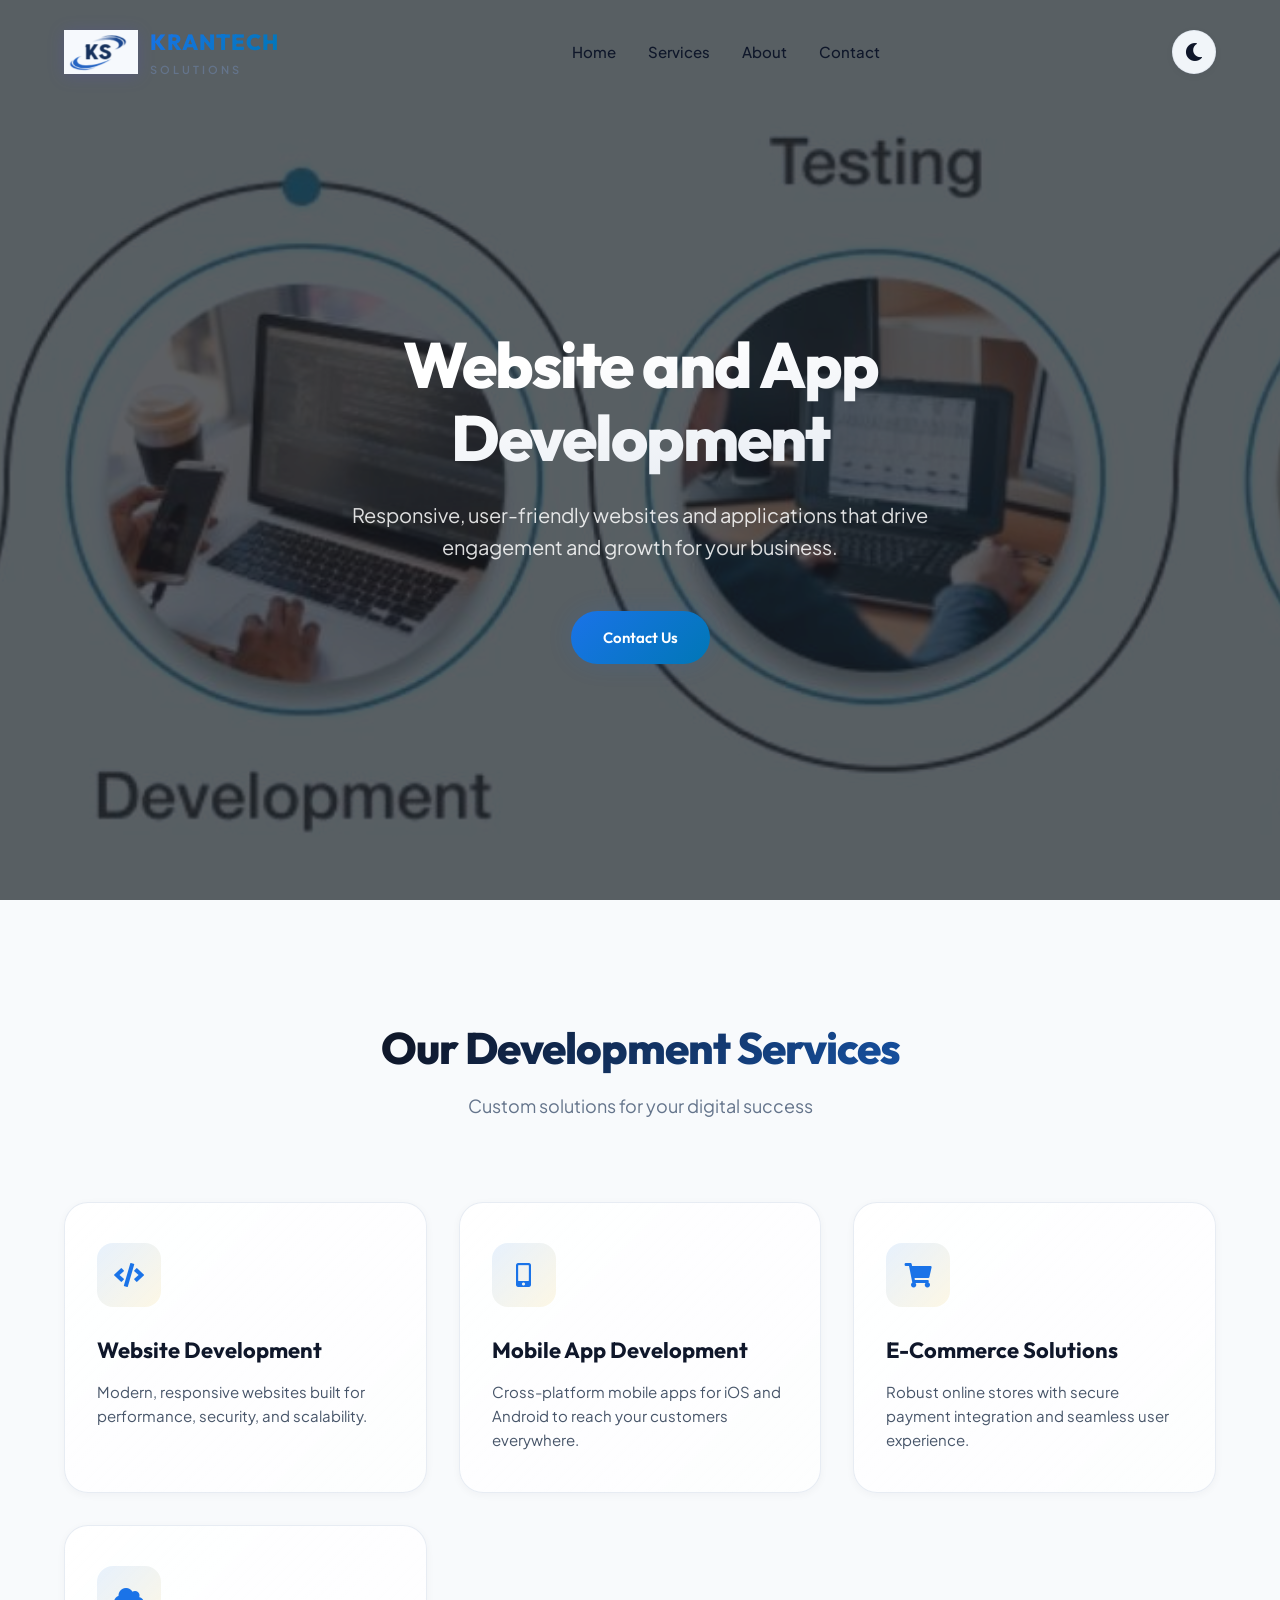
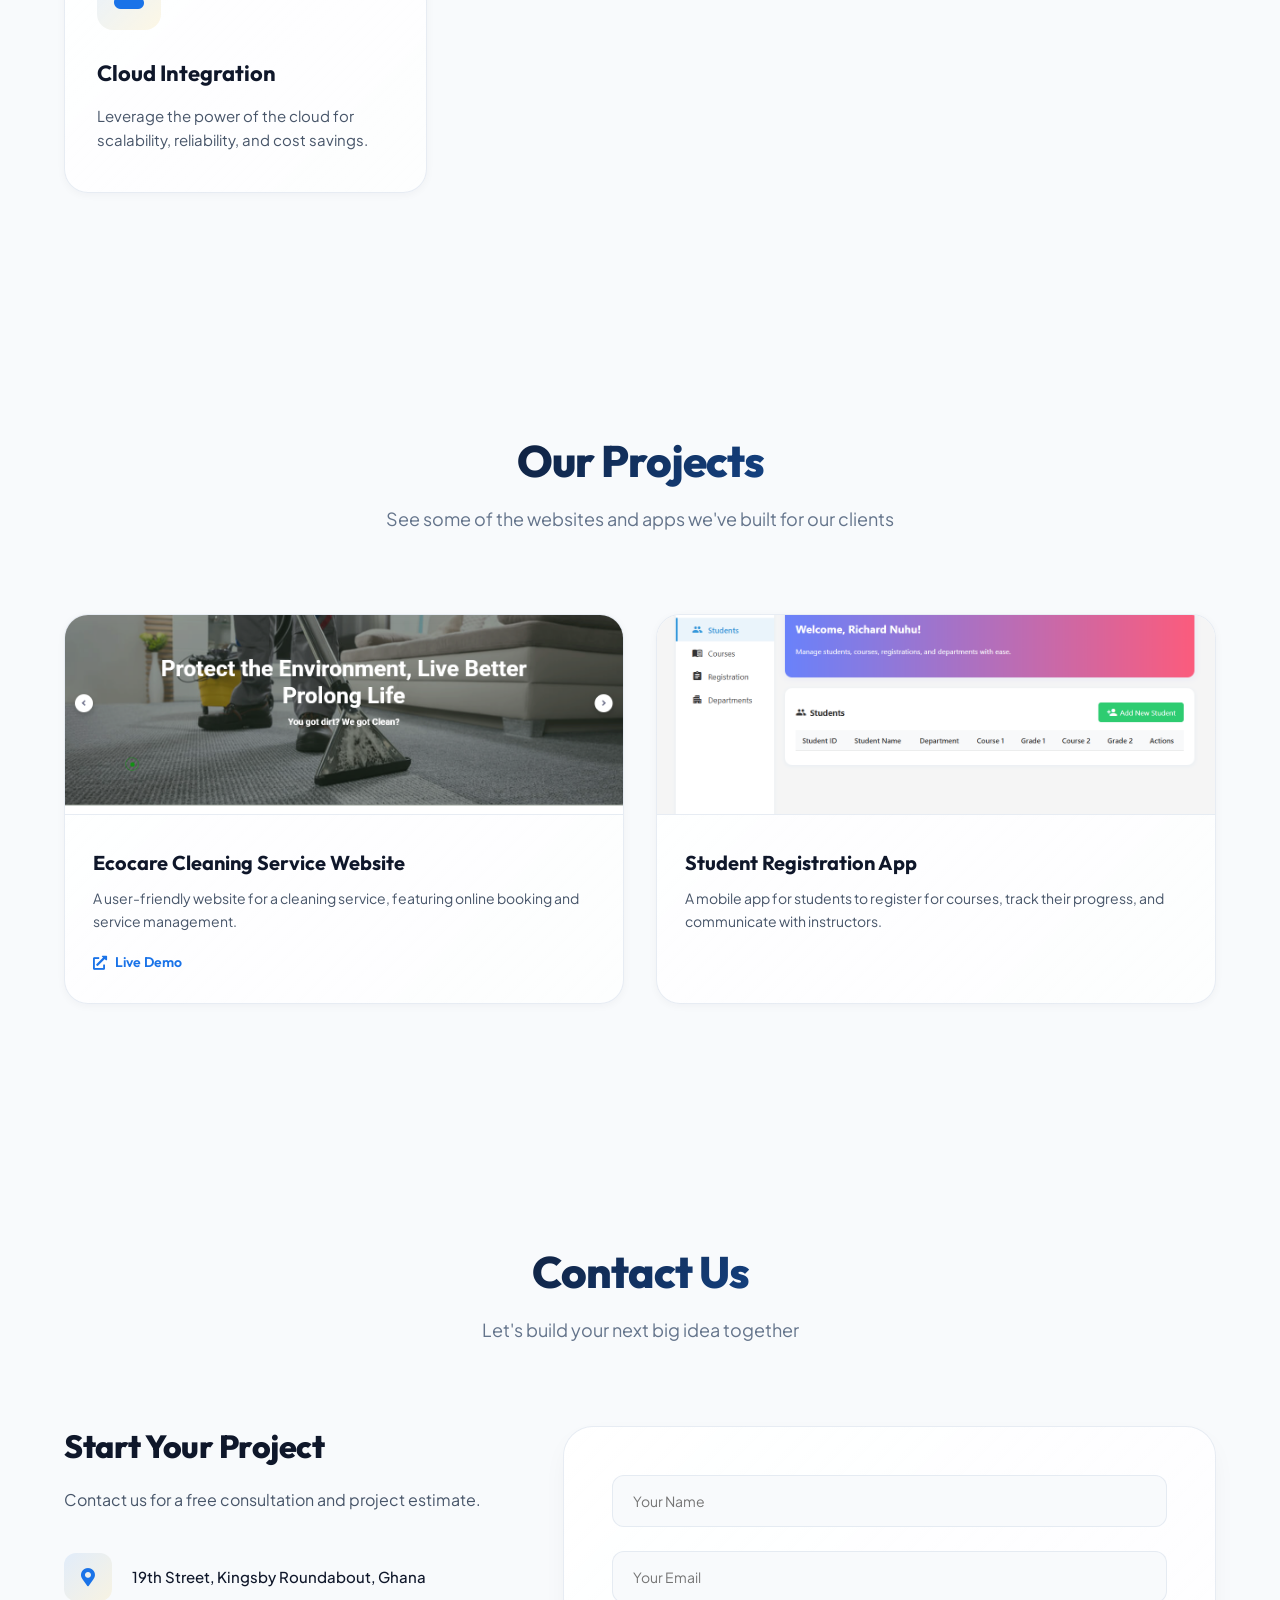
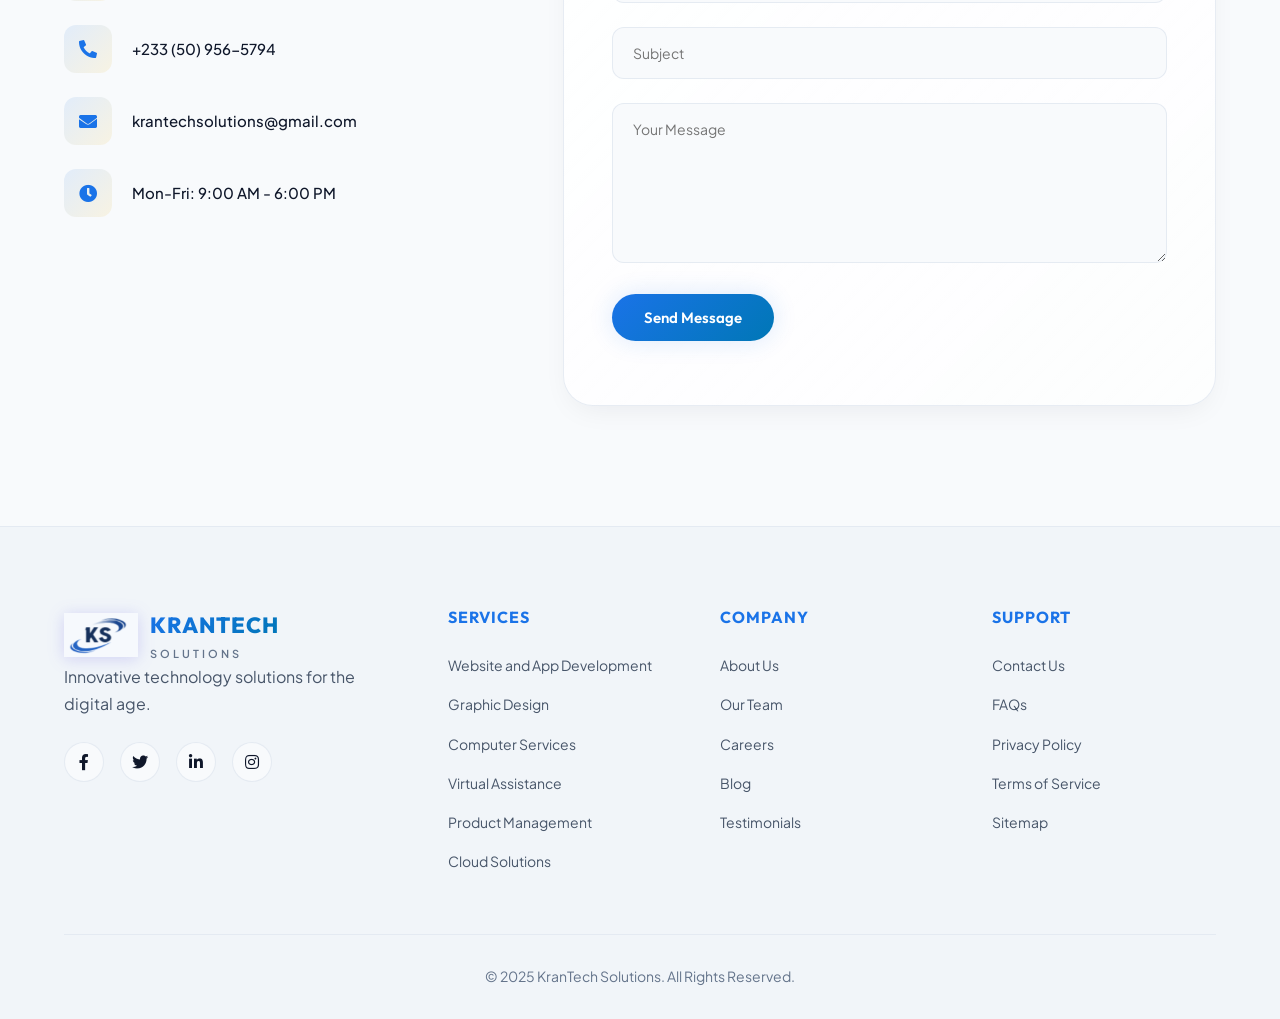
<file: Pages/Website and app.html>
<!DOCTYPE html>
<html lang="en">

<head>
	<meta charset="UTF-8" />
	<meta name="viewport" content="width=device-width, initial-scale=1.0" />
	<title>Website and App Development | KranTech Solutions</title>
	<script>
	// Ensure dark mode is applied before CSS loads to prevent FOUC
	if (localStorage.getItem('krantech-dark-mode') === 'true') {
		document.documentElement.classList.add('dark-mode');
		if (document.body) {
			document.body.classList.add('dark-mode');
		} else {
			document.addEventListener('DOMContentLoaded', function() {
				document.body.classList.add('dark-mode');
			});
		}
	}
	</script>
	<meta name="description" content="Get professional custom website and mobile app development services from KranTech Solutions. We build highly responsive and secure platforms." />
	<meta name="keywords" content="Website development, App developer Ghana, mobile app design, e-commerce site builder" />
	<link rel="stylesheet" href="../Assets/css/index.css" />
	<link rel="stylesheet" href="https://cdnjs.cloudflare.com/ajax/libs/font-awesome/5.15.4/css/all.min.css" crossorigin="anonymous" referrerpolicy="no-referrer" />
	<link rel="apple-touch-icon" sizes="180x180" href="../Assets/Img/Favicon/apple-touch-icon.png">
	<link rel="icon" type="image/png" sizes="32x32" href="../Assets/Img/Favicon/favicon-32x32.png">
	<link rel="icon" type="image/png" sizes="16x16" href="../Assets/Img/Favicon/favicon-16x16.png">
	<link rel="manifest" href="/site.webmanifest"> 
</head>
<body>
	<header>
		<div class="container header-container">
			<div class="logo-container">
				<img src="../Assets/Img/Logo/krantech solution logo(half).png" alt="KranTech Logo" class="logo-img" width="50" height="50" />
				<div class="logo-text">
					<span class="logo-title">KRANTECH</span>
					<span>SOLUTIONS</span>
				</div>
			</div>
			<nav id="nav">
				<ul>
					<li><a href="../index.html">Home</a></li>
					<li><a href="../index.html#services">Services</a></li>
					<li><a href="../AboutUs.html">About</a></li>
					<li><a href="../index.html#contact">Contact</a></li>
				</ul>
			</nav>
			<div class="mobile-menu" id="mobile-menu">
				<i class="fas fa-bars"></i>
			</div>
			<button id="darkModeToggle" aria-label="Toggle dark mode">
				<i class="fas fa-moon"></i>
			</button>
		</div>
	</header>

	<section class="hero" id="home">
		<div class="banner-slider-bg">
			<div class="banner-slider slider" id="banner-slider">
				<div class="banner active">
					<img class="img-fluid" src="../Assets/Img/Web App Dev.png" alt="Web App Development Banner" />
				</div>
			</div>
		</div>
		<div class="container hero-content">
			<h1>Website and App Development</h1>
			<p>Responsive, user-friendly websites and applications that drive engagement and growth for your business.</p>
			<a href="#contact" class="btn">Contact Us</a>
		</div>
	</section>


	<section class="services" id="services">
		<div class="container">
			<div class="section-title">
				<h2>Our Development Services</h2>
				<p>Custom solutions for your digital success</p>
			</div>
			<div class="services-grid">
				<div class="service-card">
					<div class="service-icon"><i class="fas fa-code"></i></div>
					<div class="service-content">
						<h3>Website Development</h3>
						<p>Modern, responsive websites built for performance, security, and scalability.</p>
					</div>
				</div>
				<div class="service-card">
					<div class="service-icon"><i class="fas fa-mobile-alt"></i></div>
					<div class="service-content">
						<h3>Mobile App Development</h3>
						<p>Cross-platform mobile apps for iOS and Android to reach your customers everywhere.</p>
					</div>
				</div>
				<div class="service-card">
					<div class="service-icon"><i class="fas fa-shopping-cart"></i></div>
					<div class="service-content">
						<h3>E-Commerce Solutions</h3>
						<p>Robust online stores with secure payment integration and seamless user experience.</p>
					</div>
				</div>
				<div class="service-card">
					<div class="service-icon"><i class="fas fa-cloud"></i></div>
					<div class="service-content">
						<h3>Cloud Integration</h3>
						<p>Leverage the power of the cloud for scalability, reliability, and cost savings.</p>
					</div>
				</div>
			</div>
		</div>
	</section>

		<!-- Projects Showcase Section -->
		<section class="projects" id="projects">
			<div class="container">
				<div class="section-title">
					<h2>Our Projects</h2>
					<p>See some of the websites and apps we've built for our clients</p>
				</div>
				<div class="projects-grid">
					<div class="project-card">
						<img src="../Assets/Img/Projects/Ecocare.png" alt="Ecocare Cleaning Service Website" />
						<div>
							<h3>Ecocare Cleaning Service Website</h3>
							<p>A user-friendly website for a cleaning service, featuring online booking and service management.</p>
						</div>
						<div class="project-links">
							<a href="https://www.ecocaregh.com/index.html" target="_blank" rel="noopener"><i class="fas fa-external-link-alt"></i> Live Demo</a>
						</div>
					</div>
					<div class="project-card">
						<img src="../Assets/Img/Projects/Student Registration system.png" alt="Student Registration App" />
						<div>
							<h3>Student Registration App</h3>
							<p>A mobile app for students to register for courses, track their progress, and communicate with instructors.</p>
						</div>
					</div>
				</div>
			</div>
		</section>


	<section class="contact" id="contact">
		<div class="container">
			<div class="section-title">
				<h2>Contact Us</h2>
				<p>Let's build your next big idea together</p>
			</div>
			<div class="contact-container">
				<div class="contact-info">
					<h3>Start Your Project</h3>
					<p>Contact us for a free consultation and project estimate.</p>
					<div class="contact-details">
						<div><i class="fas fa-map-marker-alt"></i> <span>19th Street, Kingsby Roundabout, Ghana</span></div>
						<div><i class="fas fa-phone-alt"></i> <span>+233 (50) 956-5794</span></div>
						<div><i class="fas fa-envelope"></i> <span>krantechsolutions@gmail.com</span></div>
						<div><i class="fas fa-clock"></i> <span>Mon-Fri: 9:00 AM - 6:00 PM</span></div>
					</div>
				</div>
				<div class="contact-form">
					<form>
						<input type="text" id="name" placeholder="Your Name" autocomplete="name" required />
						<input type="email" id="email" placeholder="Your Email" autocomplete="email" required />
						<input type="text" id="subject" placeholder="Subject" />
						<textarea id="message" placeholder="Your Message" required></textarea>
						<button type="submit" class="btn">Send Message</button>
						<div id="form-message"></div>
					</form>
				</div>
			</div>
		</div>
	</section>

	<footer>

	<!-- Back to Top Button -->
		<div class="container">
			<div class="footer-container">
				<div class="footer-col">
					<div class="logo-container">
						<img src="../Assets/Img/Logo/krantech solution logo(half).png" alt="KranTech Logo" class="logo-img" width="50" height="50" />
						<div class="logo-text">
							<span class="logo-title">KRANTECH</span>
							<span>SOLUTIONS</span>
						</div>
					</div>
					<p>Innovative technology solutions for the digital age.</p>
					<div class="social-links">
						<a href="#" aria-label="Facebook"><i class="fab fa-facebook-f"></i></a>
						<a href="#" aria-label="Twitter"><i class="fab fa-twitter"></i></a>
						<a href="#" aria-label="LinkedIn"><i class="fab fa-linkedin-in"></i></a>
						<a href="#" aria-label="Instagram"><i class="fab fa-instagram"></i></a>
					</div>
				</div>
				<div class="footer-col">
					<h3>Services</h3>
					<ul>
						<li><a href="Website and app.html">Website and App Development</a></li>
						<li><a href="Graphic Design.html">Graphic Design</a></li>
						<li><a href="Computer services.html">Computer Services</a></li>
						<li><a href="Virtual Assistance.html">Virtual Assistance</a></li>
						<li><a href="Product Management.html">Product Management</a></li>
						<li><a href="Cloud Solutions.html">Cloud Solutions</a></li>
					</ul>
				</div>
				<div class="footer-col">
					<h3>Company</h3>
					<ul>
						<li><a href="../AboutUs.html">About Us</a></li>
						<li><a href="../AboutUs.html">Our Team</a></li>
						<li><a href="#">Careers</a></li>
						<li><a href="#">Blog</a></li>
						<li><a href="#">Testimonials</a></li>
					</ul>
				</div>
				<div class="footer-col">
					<h3>Support</h3>
					<ul>
						<li><a href="#contact">Contact Us</a></li>
						<li><a href="#">FAQs</a></li>
						<li><a href="#">Privacy Policy</a></li>
						<li><a href="#">Terms of Service</a></li>
						<li><a href="#">Sitemap</a></li>
					</ul>
				</div>
			</div>
			<div class="copyright">
				<p>&copy; 2025 KranTech Solutions. All Rights Reserved.</p>
			</div>
		</div>
	</footer>

		<button id="backToTop" aria-label="Back to top">&#8679;</button>
		<script>
			// Back to Top Button logic
			const backToTop = document.getElementById('backToTop');
			window.addEventListener('scroll', function() {
				if (window.scrollY > 300) {
					backToTop.style.display = 'block';
				} else {
					backToTop.style.display = 'none';
				}
			});
			backToTop.addEventListener('click', function() {
				window.scrollTo({ top: 0, behavior: 'smooth' });
			});
		</script>
		<script>
		// Dark mode toggle logic (syncs both html and body)
		const darkModeToggle = document.getElementById('darkModeToggle');
		if (darkModeToggle) {
			// Restore mode on load
			if (localStorage.getItem('krantech-dark-mode') === 'true') {
				document.documentElement.classList.add('dark-mode');
				document.body.classList.add('dark-mode');
				const icon = darkModeToggle.querySelector('i');
				if (icon) {
					icon.classList.remove('fa-moon');
					icon.classList.add('fa-sun');
				}
			}
			darkModeToggle.addEventListener('click', function() {
				document.documentElement.classList.toggle('dark-mode');
				document.body.classList.toggle('dark-mode');
				const icon = this.querySelector('i');
				if (document.body.classList.contains('dark-mode')) {
					icon.classList.remove('fa-moon');
					icon.classList.add('fa-sun');
					localStorage.setItem('krantech-dark-mode', 'true');
				} else {
					icon.classList.remove('fa-sun');
					icon.classList.add('fa-moon');
					localStorage.setItem('krantech-dark-mode', 'false');
				}
			});
		}
		</script>
		<script src="../Assets/js/index.js"></script>
</body>
</html>
</file>
<file: Assets/css/index.css>
/* 
 * KranTech Solutions - Ultra-Premium Modern Design System
 * Curated HSL Color Tokens, Glassmorphism, Advanced Typography & Layouts
 */

@import url('https://fonts.googleapis.com/css2?family=Outfit:wght@300;400;500;600;700;800&family=Plus+Jakarta+Sans:wght@300;400;500;600;700;800&display=swap');

/* --- 1. DESIGN TOKENS & VARIABLES --- */
:root {
    /* Fonts */
    --font-heading: 'Outfit', sans-serif;
    --font-body: 'Plus Jakarta Sans', sans-serif;

    /* Light Theme (Porcelain Canvas with Royal Blue / Gold Accents from Logo) */
    --bg-primary: #f8fafc;
    --bg-secondary: #f1f5f9;
    --bg-card: rgba(255, 255, 255, 0.75);
    
    --text-primary: #0f172a;
    --text-secondary: #475569;
    --text-muted: #64748b;
    
    --color-primary: #1a73e8;      /* Royal/Cobalt Blue (from Logo) */
    --color-secondary: #f4b400;    /* Gold/Yellow (from Logo) */
    --color-accent: #0077b6;       /* Deep Ocean Blue */
    --color-success: #10b981;
    
    --border-color: rgba(226, 232, 240, 0.8);
    --border-glow: rgba(26, 115, 232, 0.15);
    --glass-bg: rgba(255, 255, 255, 0.45);
    --glass-border: rgba(255, 255, 255, 0.6);
    
    --shadow-sm: 0 2px 8px rgba(15, 23, 42, 0.04);
    --shadow-md: 0 10px 30px -10px rgba(15, 23, 42, 0.08);
    --shadow-lg: 0 20px 50px -15px rgba(15, 23, 42, 0.12);
    --shadow-glow: 0 0 25px rgba(26, 115, 232, 0.15);

    --gradient-hero: linear-gradient(135deg, #1a73e8 0%, #0077b6 50%, #f4b400 100%);
    --gradient-card: linear-gradient(135deg, rgba(255, 255, 255, 0.9) 0%, rgba(255, 255, 255, 0.7) 100%);
    --gradient-glow: linear-gradient(135deg, rgba(26, 115, 232, 0.1) 0%, rgba(244, 180, 0, 0.1) 100%);
    
    --transition-smooth: all 0.4s cubic-bezier(0.16, 1, 0.3, 1);
    --transition-bounce: all 0.6s cubic-bezier(0.34, 1.56, 0.64, 1);
}

/* Dark Theme (Immersive Space Palette with Royal Blue & Gold Contrast) */
body.dark-mode, html.dark-mode {
    --bg-primary: #080b11;
    --bg-secondary: #0f131a;
    --bg-card: rgba(15, 19, 26, 0.6);

    --text-primary: #f8fafc;
    --text-secondary: #94a3b8;
    --text-muted: #64748b;

    --color-primary: #3b82f6;      /* Vibrant Logo Blue */
    --color-secondary: #fbbf24;    /* Vibrant Logo Gold */
    --color-accent: #00b0ff;       /* Electric Sky Blue */

    --border-color: rgba(255, 255, 255, 0.05);
    --border-glow: rgba(59, 130, 246, 0.25);
    --glass-bg: rgba(15, 19, 26, 0.5);
    --glass-border: rgba(255, 255, 255, 0.07);

    --shadow-sm: 0 2px 8px rgba(0, 0, 0, 0.2);
    --shadow-md: 0 10px 40px -10px rgba(0, 0, 0, 0.5);
    --shadow-lg: 0 25px 60px -15px rgba(0, 0, 0, 0.7);
    --shadow-glow: 0 0 35px rgba(59, 130, 246, 0.2);

    --gradient-hero: linear-gradient(135deg, #1e3a8a 0%, #0f172a 50%, #020617 100%);
    --gradient-card: linear-gradient(135deg, rgba(15, 19, 26, 0.8) 0%, rgba(15, 19, 26, 0.5) 100%);
    --gradient-glow: linear-gradient(135deg, rgba(59, 130, 246, 0.08) 0%, rgba(251, 191, 36, 0.08) 100%);
}

/* --- 2. RESET & BASE STYLES --- */
* {
    margin: 0;
    padding: 0;
    box-sizing: border-box;
}

html {
    scroll-behavior: smooth;
    overflow-x: hidden;
}

body {
    font-family: var(--font-body);
    font-size: 16px;
    line-height: 1.7;
    color: var(--text-secondary);
    background-color: var(--bg-primary);
    transition: background-color 0.5s ease, color 0.5s ease;
    overflow-x: hidden;
}

h1, h2, h3, h4, h5, h6 {
    font-family: var(--font-heading);
    color: var(--text-primary);
    font-weight: 700;
    line-height: 1.25;
    transition: color 0.5s ease;
}

a {
    text-decoration: none;
    color: inherit;
    transition: var(--transition-smooth);
}

img {
    max-width: 100%;
    height: auto;
}

.container {
    width: 100%;
    max-width: 1200px;
    margin: 0 auto;
    padding: 0 24px;
}

/* Custom Scrollbar */
::-webkit-scrollbar {
    width: 8px;
}
::-webkit-scrollbar-track {
    background: var(--bg-primary);
}
::-webkit-scrollbar-thumb {
    background: var(--color-primary);
    border-radius: 4px;
    border: 2px solid var(--bg-primary);
}
::-webkit-scrollbar-thumb:hover {
    background: var(--color-accent);
}

/* --- 3. HEADER & FLOATING NAVIGATION --- */
header {
    background-color: transparent;
    position: fixed;
    top: 0;
    left: 0;
    width: 100%;
    z-index: 1000;
    padding: 24px 0;
    transition: var(--transition-smooth);
}

header.shrink {
    padding: 12px 0;
    background-color: var(--glass-bg);
    -webkit-backdrop-filter: blur(16px);
    backdrop-filter: blur(16px);
    box-shadow: var(--shadow-sm);
    border-bottom: 1px solid var(--glass-border);
}

.header-container {
    display: flex;
    justify-content: space-between;
    align-items: center;
}

.logo-container {
    display: flex;
    align-items: center;
    gap: 12px;
}

.logo-img {
    height: 44px;
    width: auto;
    filter: drop-shadow(0 2px 8px rgba(79, 70, 229, 0.2));
    transition: var(--transition-bounce);
}

.logo-container:hover .logo-img {
    transform: rotate(-10deg) scale(1.1);
}

.logo-text {
    display: flex;
    flex-direction: column;
}

.logo-text .logo-title {
    font-family: var(--font-heading);
    font-size: 22px;
    font-weight: 800;
    letter-spacing: 1px;
    background: linear-gradient(135deg, var(--color-primary) 0%, var(--color-accent) 100%);
    -webkit-background-clip: text;
    background-clip: text;
    -webkit-text-fill-color: transparent;
}

.logo-text span:not(.logo-title) {
    font-size: 11px;
    font-weight: 600;
    letter-spacing: 3px;
    color: var(--text-muted);
}

nav ul {
    display: flex;
    list-style: none;
    align-items: center;
    gap: 32px;
}

nav ul li a {
    font-size: 15px;
    font-weight: 500;
    color: var(--text-primary);
    position: relative;
    padding: 6px 0;
}

nav ul li a::after {
    content: '';
    position: absolute;
    bottom: 0;
    left: 0;
    width: 0;
    height: 2px;
    background: linear-gradient(90deg, var(--color-primary), var(--color-secondary));
    transition: var(--transition-smooth);
    border-radius: 2px;
}

nav ul li a:hover {
    color: var(--color-primary);
}

nav ul li a:hover::after {
    width: 100%;
}

.mobile-menu {
    display: none;
    font-size: 24px;
    color: var(--text-primary);
    cursor: pointer;
    transition: var(--transition-smooth);
}

/* Dark Mode Switcher Button */
#darkModeToggle {
    background: var(--bg-secondary);
    border: 1px solid var(--border-color);
    border-radius: 50%;
    width: 44px;
    height: 44px;
    display: flex;
    align-items: center;
    justify-content: center;
    cursor: pointer;
    font-size: 18px;
    color: var(--text-primary);
    transition: var(--transition-bounce);
    box-shadow: var(--shadow-sm);
    outline: none;
}

#darkModeToggle:hover {
    transform: scale(1.1) rotate(15deg);
    background: var(--border-color);
    box-shadow: var(--shadow-md);
}

/* --- 4. PREMIUM BUTTONS --- */
.btn {
    display: inline-flex;
    align-items: center;
    justify-content: center;
    font-family: var(--font-heading);
    font-size: 15px;
    font-weight: 600;
    padding: 14px 32px;
    border-radius: 50px;
    background: linear-gradient(135deg, var(--color-primary) 0%, var(--color-accent) 100%) !important;
    color: #ffffff !important;
    box-shadow: var(--shadow-glow);
    transition: var(--transition-bounce);
    cursor: pointer;
    border: none;
}

.btn:hover {
    transform: translateY(-3px) scale(1.02);
    box-shadow: 0 15px 30px rgba(79, 70, 229, 0.35);
}

.btn-secondary {
    background: var(--bg-card) !important;
    border: 1px solid var(--border-color);
    color: var(--text-primary) !important;
    box-shadow: var(--shadow-sm);
}

.btn-secondary:hover {
    background: var(--border-color) !important;
    box-shadow: var(--shadow-md);
}

.hero {
    position: relative;
    min-height: 100vh;
    display: flex;
    align-items: center;
    justify-content: center;
    background: var(--bg-primary);
    overflow: hidden;
    padding-top: 100px;
}

/* Glowing Mesh Orbs (Disabled per user request) */
.hero::before, .hero::after {
    display: none;
}

.banner-slider-bg {
    position: absolute;
    top: 0;
    left: 0;
    width: 100%;
    height: 100%;
    z-index: 1;
}

/* Premium dark tint overlay to guarantee perfect text contrast over background images */
.banner-slider-bg::after {
    content: '';
    position: absolute;
    top: 0;
    left: 0;
    width: 100%;
    height: 100%;
    background: rgba(8, 11, 17, 0.65);
    z-index: 2;
    pointer-events: none;
}

.banner-slider {
    width: 100%;
    height: 100%;
    position: relative;
    z-index: 1;
}

.banner {
    position: absolute;
    top: 0;
    left: 0;
    width: 100%;
    height: 100%;
    opacity: 0;
    transition: opacity 1.5s cubic-bezier(0.4, 0, 0.2, 1);
    display: flex;
    justify-content: center;
    align-items: center;
}

.banner.active {
    opacity: 1;
    z-index: 1;
}

.banner img {
    width: 100%;
    height: 100%;
    object-fit: cover;
    opacity: 0.85;
    filter: saturate(1.1) contrast(1.05);
    transform: scale(1.05);
    transition: transform 6s ease-in-out;
}

.banner.active img {
    transform: scale(1);
}

.banner-controls {
    position: absolute;
    bottom: 40px;
    right: 50px;
    display: flex;
    gap: 16px;
    z-index: 10;
}

.banner-controls button {
    background: rgba(255, 255, 255, 0.15);
    border: 1px solid rgba(255, 255, 255, 0.25);
    -webkit-backdrop-filter: blur(8px);
    backdrop-filter: blur(8px);
    color: #fff;
    width: 48px;
    height: 48px;
    border-radius: 50%;
    display: flex;
    align-items: center;
    justify-content: center;
    cursor: pointer;
    font-size: 20px;
    transition: var(--transition-bounce);
}

.banner-controls button:hover {
    background: var(--color-primary);
    transform: scale(1.1);
    box-shadow: var(--shadow-glow);
}

.hero-content {
    position: relative;
    z-index: 5;
    text-align: center;
    max-width: 850px;
    color: #ffffff;
    padding: 40px 24px;
}

.hero-content h1 {
    font-size: 64px;
    font-weight: 800;
    line-height: 1.15;
    margin-bottom: 24px;
    color: #ffffff;
    letter-spacing: -2px;
    background: linear-gradient(to bottom right, #ffffff 30%, #e2e8f0 100%);
    -webkit-background-clip: text;
    background-clip: text;
    -webkit-text-fill-color: transparent;
}

.hero-content p {
    font-size: 20px;
    font-weight: 400;
    color: rgba(255, 255, 255, 0.85);
    margin-bottom: 40px;
    line-height: 1.6;
    max-width: 650px;
    margin-left: auto;
    margin-right: auto;
}

.hero-content .btn {
    margin: 8px;
}

/* --- 6. MODERN SERVICES SECTION --- */
.services {
    padding: 120px 0;
    position: relative;
    background-color: var(--bg-primary);
}

.section-title {
    text-align: center;
    margin-bottom: 80px;
}

.section-title h2 {
    font-size: 44px;
    font-weight: 800;
    letter-spacing: -1px;
    background: linear-gradient(135deg, var(--text-primary) 30%, var(--color-primary) 100%);
    -webkit-background-clip: text;
    background-clip: text;
    -webkit-text-fill-color: transparent;
    margin-bottom: 16px;
}

.section-title p {
    font-size: 18px;
    color: var(--text-muted);
    max-width: 600px;
    margin: 0 auto;
}

.services-grid {
    display: grid;
    grid-template-columns: repeat(auto-fit, minmax(280px, 1fr));
    gap: 32px;
}

.service-card {
    background: var(--gradient-card);
    border: 1px solid var(--border-color);
    border-radius: 24px;
    padding: 40px 32px;
    box-shadow: var(--shadow-sm);
    transition: var(--transition-smooth);
    display: flex;
    flex-direction: column;
    height: 100%;
}

.service-card:hover {
    transform: translateY(-8px);
    border-color: var(--border-glow);
    box-shadow: var(--shadow-lg), var(--shadow-glow);
}

.service-icon {
    width: 64px;
    height: 64px;
    background: var(--gradient-glow);
    border-radius: 16px;
    display: flex;
    align-items: center;
    justify-content: center;
    font-size: 24px;
    color: var(--color-primary);
    margin-bottom: 30px;
    transition: var(--transition-bounce);
}

.service-card:hover .service-icon {
    transform: scale(1.1) rotate(5deg);
    background: linear-gradient(135deg, var(--color-primary), var(--color-accent));
    color: #fff;
}

.service-content h3 {
    font-size: 22px;
    font-weight: 700;
    margin-bottom: 16px;
}

.service-content h3 a {
    background: none !important;
    box-shadow: none !important;
    padding: 0 !important;
    border-radius: 0 !important;
    color: var(--text-primary) !important;
    font-size: inherit !important;
    font-weight: inherit !important;
    display: inline;
}

.service-content h3 a::after {
    content: ' →';
    opacity: 0;
    transition: var(--transition-smooth);
}

.service-card:hover .service-content h3 a {
    color: var(--color-primary) !important;
}

.service-card:hover .service-content h3 a::after {
    opacity: 1;
}

.service-content p {
    font-size: 15px;
    color: var(--text-secondary);
    line-height: 1.6;
}

/* --- 7. ELEGANT ABOUT SECTION --- */
.about {
    padding: 120px 0;
    background-color: var(--bg-secondary);
    position: relative;
}

.about-content {
    display: grid;
    grid-template-columns: 1fr 1fr;
    gap: 64px;
    align-items: center;
}

.about-text h2 {
    font-size: 44px;
    font-weight: 800;
    margin-bottom: 24px;
    letter-spacing: -1px;
}

.about-text p {
    font-size: 16px;
    color: var(--text-secondary);
    margin-bottom: 24px;
}

.about-image {
    position: relative;
    border-radius: 30px;
    overflow: hidden;
    box-shadow: var(--shadow-lg);
    border: 1px solid var(--border-color);
}

.about-image svg, .about-image img {
    display: block;
    width: 100%;
    height: auto;
    transition: var(--transition-smooth);
}

.about-image:hover svg, .about-image:hover img {
    transform: scale(1.02);
}

/* --- 8. WHY CHOOSE US --- */
.why-choose-us {
    padding: 120px 0;
}

.why-choose-grid {
    display: grid;
    grid-template-columns: repeat(auto-fit, minmax(240px, 1fr));
    gap: 32px;
}

.why-card {
    background: var(--gradient-card);
    border: 1px solid var(--border-color);
    padding: 40px 30px;
    border-radius: 24px;
    box-shadow: var(--shadow-sm);
    text-align: center;
    transition: var(--transition-smooth);
}

.why-card:hover {
    transform: translateY(-6px);
    border-color: var(--border-glow);
    box-shadow: var(--shadow-md), var(--shadow-glow);
}

.why-icon {
    font-size: 40px;
    color: var(--color-primary);
    margin-bottom: 24px;
    transition: var(--transition-bounce);
}

.why-card:hover .why-icon {
    transform: scale(1.15);
    color: var(--color-accent);
}

.why-card h3 {
    font-size: 20px;
    margin-bottom: 12px;
}

.why-card p {
    font-size: 14px;
    color: var(--text-secondary);
}

/* --- 9. SLICK TESTIMONIALS SLIDER --- */
.testimonials-fluid {
    padding: 120px 0;
    background-color: var(--bg-secondary);
    position: relative;
}

.testimonials-slider-wrapper {
    max-width: 800px;
    margin: 0 auto;
    position: relative;
    padding: 0 40px;
}

.testimonial-slide {
    background: var(--gradient-card);
    border: 1px solid var(--border-color);
    padding: 60px 48px;
    border-radius: 30px;
    box-shadow: var(--shadow-md);
    text-align: center;
    position: relative;
    outline: none;
}

.testimonial-slide p {
    font-size: 20px;
    font-weight: 500;
    font-style: italic;
    color: var(--text-primary);
    line-height: 1.6;
    margin-bottom: 30px;
}

.testimonial-slide div {
    font-family: var(--font-heading);
    font-size: 16px;
    font-weight: 600;
    color: var(--color-primary);
    letter-spacing: 0.5px;
}

.testimonial-prev, .testimonial-next {
    position: absolute;
    top: 50%;
    transform: translateY(-50%);
    background: var(--bg-card);
    border: 1px solid var(--border-color);
    color: var(--text-primary);
    width: 52px;
    height: 52px;
    border-radius: 50%;
    font-size: 20px;
    cursor: pointer;
    box-shadow: var(--shadow-sm);
    display: flex;
    align-items: center;
    justify-content: center;
    transition: var(--transition-bounce);
    z-index: 10;
}

.testimonial-prev {
    left: -20px;
}

.testimonial-next {
    right: -20px;
}

.testimonial-prev:hover, .testimonial-next:hover {
    background: var(--color-primary);
    color: #fff;
    transform: translateY(-50%) scale(1.1);
    box-shadow: var(--shadow-glow);
}

.testimonial-indicators {
    display: flex;
    justify-content: center;
    gap: 8px;
    margin-top: 32px;
}

.testimonial-dot {
    width: 10px;
    height: 10px;
    border-radius: 50%;
    background: var(--border-color);
    cursor: pointer;
    transition: var(--transition-smooth);
}

.testimonial-dot.active {
    width: 24px;
    background: var(--color-primary);
    border-radius: 10px;
}

/* --- 10. ANIMATED COUNTERS --- */
.counters {
    padding: 100px 0;
    background-color: var(--bg-primary);
}

.counter-box {
    background: var(--gradient-card);
    border: 1px solid var(--border-color);
    padding: 40px 24px;
    border-radius: 24px;
    box-shadow: var(--shadow-sm);
    text-align: center;
    transition: var(--transition-smooth);
    flex: 1;
    min-width: 200px;
}

.counter-box:hover {
    transform: translateY(-5px);
    border-color: var(--border-glow);
    box-shadow: var(--shadow-md), var(--shadow-glow);
}

.counter {
    font-family: var(--font-heading);
    font-size: 48px;
    font-weight: 800;
    background: linear-gradient(135deg, var(--color-primary), var(--color-accent));
    -webkit-background-clip: text;
    background-clip: text;
    -webkit-text-fill-color: transparent;
    margin-bottom: 8px;
    line-height: 1;
}

.counter-box div:not(.counter) {
    font-size: 14px;
    font-weight: 600;
    letter-spacing: 0.5px;
    color: var(--text-muted);
}

/* --- 11. GLOWING CONTACT FORM --- */
.contact {
    padding: 120px 0;
}

.contact-container {
    display: grid;
    grid-template-columns: 1.2fr 1.8fr;
    gap: 64px;
}

.contact-info h3 {
    font-size: 32px;
    font-weight: 800;
    margin-bottom: 20px;
    letter-spacing: -0.5px;
}

.contact-info p {
    font-size: 16px;
    margin-bottom: 40px;
}

.contact-details {
    display: flex;
    flex-direction: column;
    gap: 24px;
}

.contact-details div {
    display: flex;
    align-items: center;
    gap: 20px;
}

.contact-details i {
    width: 48px;
    height: 48px;
    background: var(--gradient-glow);
    border-radius: 12px;
    display: flex;
    align-items: center;
    justify-content: center;
    color: var(--color-primary);
    font-size: 18px;
}

.contact-details span {
    font-size: 15px;
    font-weight: 500;
    color: var(--text-primary);
}

.contact-form form {
    background: var(--gradient-card);
    border: 1px solid var(--border-color);
    padding: 48px;
    border-radius: 30px;
    box-shadow: var(--shadow-md);
}

.contact-form input, .contact-form textarea {
    width: 100%;
    padding: 16px 20px;
    background: var(--bg-primary);
    border: 1px solid var(--border-color);
    border-radius: 12px;
    color: var(--text-primary);
    font-family: var(--font-body);
    font-size: 14px;
    margin-bottom: 24px;
    transition: var(--transition-smooth);
    outline: none;
}

.contact-form input:focus, .contact-form textarea:focus {
    border-color: var(--color-primary);
    box-shadow: var(--shadow-glow);
    background: var(--bg-card);
}

.contact-form textarea {
    height: 160px;
    resize: vertical;
}

/* --- 12. TEAM SECTION --- */
.our-team {
    padding: 120px 0;
}

.team-grid {
    display: grid;
    grid-template-columns: repeat(auto-fit, minmax(240px, 1fr));
    gap: 32px;
    max-width: 1000px;
    margin: 0 auto;
}

.team-member {
    background: var(--gradient-card);
    border: 1px solid var(--border-color);
    border-radius: 24px;
    padding: 32px;
    box-shadow: var(--shadow-sm);
    text-align: center;
    transition: var(--transition-smooth);
    overflow: hidden;
}

.team-member:hover {
    transform: translateY(-8px);
    border-color: var(--border-glow);
    box-shadow: var(--shadow-lg), var(--shadow-glow);
}

.team-member img {
    width: 120px;
    height: 120px;
    border-radius: 50%;
    object-fit: cover;
    margin-bottom: 24px;
    border: 3px solid var(--border-color);
    transition: var(--transition-bounce);
}

.team-member:hover img {
    transform: scale(1.08);
    border-color: var(--color-primary);
}

.team-member h3 {
    font-size: 20px;
    margin-bottom: 6px;
}

.team-member p {
    font-size: 14px;
    font-weight: 600;
    color: var(--color-primary);
}

/* --- 13. PROJECTS SHOWCASE --- */
.projects {
    padding: 120px 0;
}

.projects-grid {
    display: grid;
    grid-template-columns: repeat(auto-fit, minmax(300px, 1fr));
    gap: 32px;
}

.project-card {
    background: var(--gradient-card);
    border: 1px solid var(--border-color);
    border-radius: 24px;
    overflow: hidden;
    box-shadow: var(--shadow-sm);
    transition: var(--transition-smooth);
}

.project-card:hover {
    transform: translateY(-8px);
    border-color: var(--border-glow);
    box-shadow: var(--shadow-lg), var(--shadow-glow);
}

.project-card img {
    width: 100%;
    height: 200px;
    object-fit: cover;
    border-bottom: 1px solid var(--border-color);
}

.project-card > div:not(.project-links) {
    padding: 28px 28px 16px 28px;
}

.project-card h3 {
    font-size: 20px;
    margin-bottom: 12px;
}

.project-card p {
    font-size: 14px;
    color: var(--text-secondary);
    line-height: 1.6;
}

.project-links {
    padding: 0 28px 28px 28px;
}

.project-links a {
    display: inline-flex;
    align-items: center;
    gap: 8px;
    font-family: var(--font-heading);
    font-size: 14px;
    font-weight: 600;
    color: var(--color-primary);
}

.project-links a:hover {
    color: var(--color-accent);
}

/* --- 14. FOOTER --- */
footer {
    background: var(--bg-secondary) !important;
    border-top: 1px solid var(--border-color);
    padding: 80px 0 30px;
    transition: background-color 0.5s ease;
}

.footer-container {
    display: grid;
    grid-template-columns: 1.5fr repeat(3, 1fr);
    gap: 48px;
    margin-bottom: 60px;
}

.footer-col h3 {
    font-size: 16px;
    font-weight: 700;
    text-transform: uppercase;
    letter-spacing: 1px;
    color: var(--color-primary);
    margin-bottom: 24px;
}

.footer-col ul {
    list-style: none;
    display: flex;
    flex-direction: column;
    gap: 12px;
}

.footer-col ul li a {
    font-size: 14px;
    color: var(--text-secondary) !important;
    transition: var(--transition-smooth);
}

.footer-col ul li a:hover {
    color: var(--color-primary) !important;
    transform: translateX(4px);
}

.social-links {
    display: flex;
    gap: 16px;
    margin-top: 24px;
}

.social-links a {
    background: var(--bg-primary);
    border: 1px solid var(--border-color);
    color: var(--text-primary) !important;
    width: 40px;
    height: 40px;
    border-radius: 50%;
    display: flex;
    align-items: center;
    justify-content: center;
    transition: var(--transition-bounce);
}

.social-links a:hover {
    background: var(--color-primary);
    color: #fff !important;
    transform: scale(1.1);
    box-shadow: var(--shadow-glow);
}

.copyright {
    text-align: center;
    padding-top: 30px;
    border-top: 1px solid var(--border-color);
    font-size: 14px;
    color: var(--text-muted);
}

/* --- 15. UTILITY & VIEWPORT INTERSECTIONS --- */
#backToTop {
    background: var(--color-primary) !important;
    box-shadow: var(--shadow-glow);
    border-radius: 50%;
    width: 52px;
    height: 52px;
    border: none;
    font-size: 24px;
    color: #fff !important;
    transition: var(--transition-bounce);
}

#backToTop:hover {
    background: var(--color-accent) !important;
    transform: scale(1.1) translateY(-3px);
}

/* Staggered entry scroll reveals */
.fade-in-section {
    opacity: 1 !important;
    transform: translateY(0) scale(1) !important;
}

.testimonials, .counters, .services, .about, .why-choose-us, .contact, .our-team, .projects {
    opacity: 0;
    transform: translateY(30px) scale(0.97);
    transition: opacity 1.2s cubic-bezier(0.16, 1, 0.3, 1), transform 1.2s cubic-bezier(0.16, 1, 0.3, 1);
}

/* --- 16. RESPONSIVE MEDIA QUERIES --- */
@media (max-width: 992px) {
    .hero-content h1 {
        font-size: 48px;
    }
    .footer-container {
        grid-template-columns: 1fr 1fr;
        gap: 32px;
    }
}

@media (max-width: 768px) {
    header {
        padding: 16px 0;
        background-color: var(--glass-bg);
        -webkit-backdrop-filter: blur(12px);
        backdrop-filter: blur(12px);
    }

    nav {
        position: fixed;
        top: 0;
        right: -100%;
        width: 280px;
        height: 100vh;
        background-color: var(--bg-secondary);
        z-index: 100;
        box-shadow: var(--shadow-lg);
        padding: 80px 40px;
        transition: right 0.4s cubic-bezier(0.16, 1, 0.3, 1);
        border-left: 1px solid var(--border-color);
    }

    nav.active {
        right: 0;
    }

    nav ul {
        flex-direction: column;
        align-items: flex-start;
        gap: 24px;
    }

    .mobile-menu {
        display: block;
    }

    .about-content, .contact-container {
        grid-template-columns: 1fr;
        gap: 40px;
    }

    .about-image {
        order: -1;
    }
}

@media (max-width: 576px) {
    .hero-content h1 {
        font-size: 38px;
    }
    .hero-content p {
        font-size: 16px;
    }
    .footer-container {
        grid-template-columns: 1fr;
    }
}

/* Animations */
@keyframes floatingOrb {
    0% { transform: translateY(0) scale(1); }
    100% { transform: translateY(-30px) scale(1.1); }
}

/* --- 16. PREMIUM TEAM SECTION STYLES --- */
.our-team {
    padding: 120px 0;
    background-color: var(--bg-primary);
    transition: background-color 0.5s ease;
}

.team-grid {
    display: grid;
    grid-template-columns: repeat(auto-fit, minmax(280px, 1fr));
    gap: 32px;
    max-width: 1000px;
    margin: 0 auto;
}

.team-member {
    background: var(--gradient-card);
    border: 1px solid var(--border-color);
    padding: 40px 24px;
    border-radius: 24px;
    box-shadow: var(--shadow-sm);
    text-align: center;
    transition: var(--transition-smooth);
}

.team-member:hover {
    transform: translateY(-8px);
    border-color: var(--border-glow);
    box-shadow: var(--shadow-lg), var(--shadow-glow);
}

.team-member img {
    width: 160px;
    height: 160px;
    object-fit: cover;
    border-radius: 50%;
    margin-bottom: 24px;
    border: 3px solid var(--color-primary);
    box-shadow: var(--shadow-md);
    transition: var(--transition-smooth);
}

.team-member:hover img {
    transform: scale(1.05);
    border-color: var(--color-secondary);
}

.team-member h3 {
    font-size: 22px;
    font-weight: 700;
    margin-bottom: 8px;
    color: var(--text-primary);
}

.team-member p {
    color: var(--color-primary);
    font-weight: 600;
    font-size: 15px;
    margin-bottom: 0;
}

#form-message {
    margin-top: 16px;
    font-weight: 600;
    font-size: 14px;
    transition: var(--transition-smooth);
}
</file>
